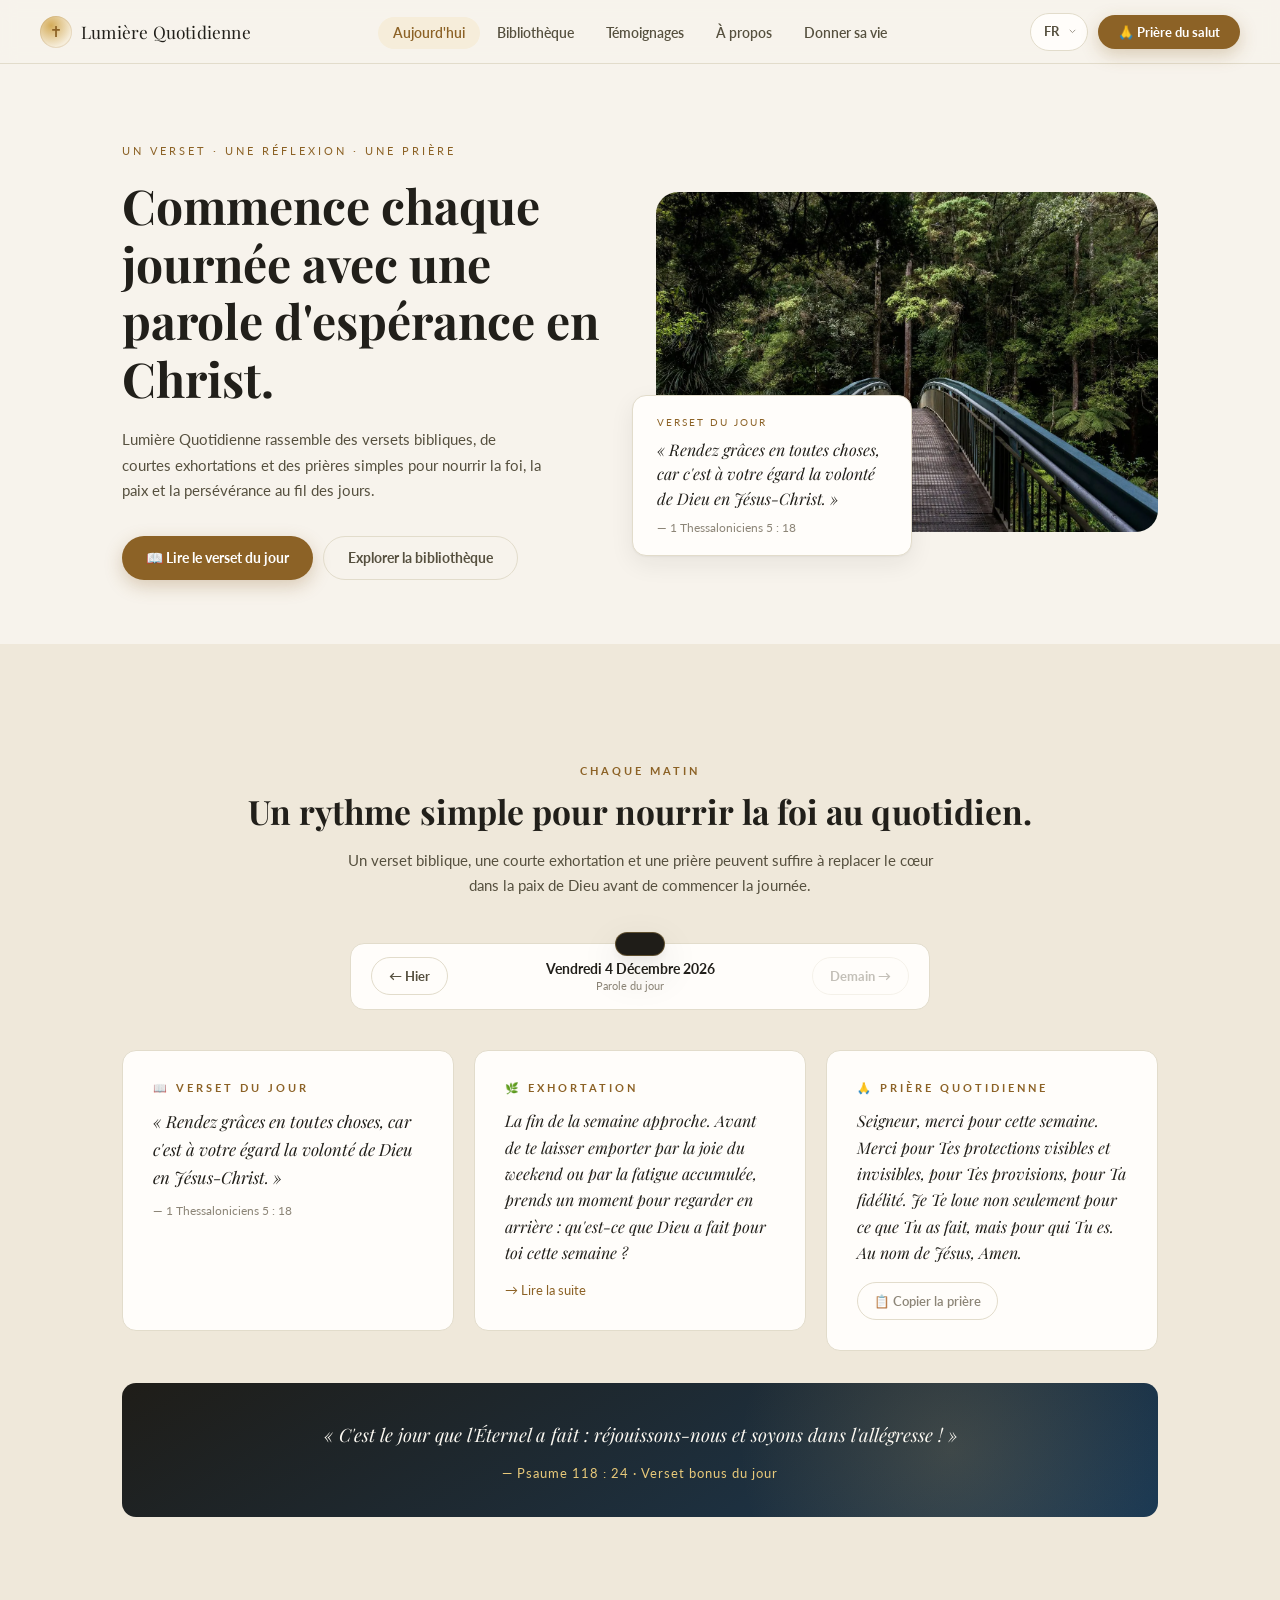
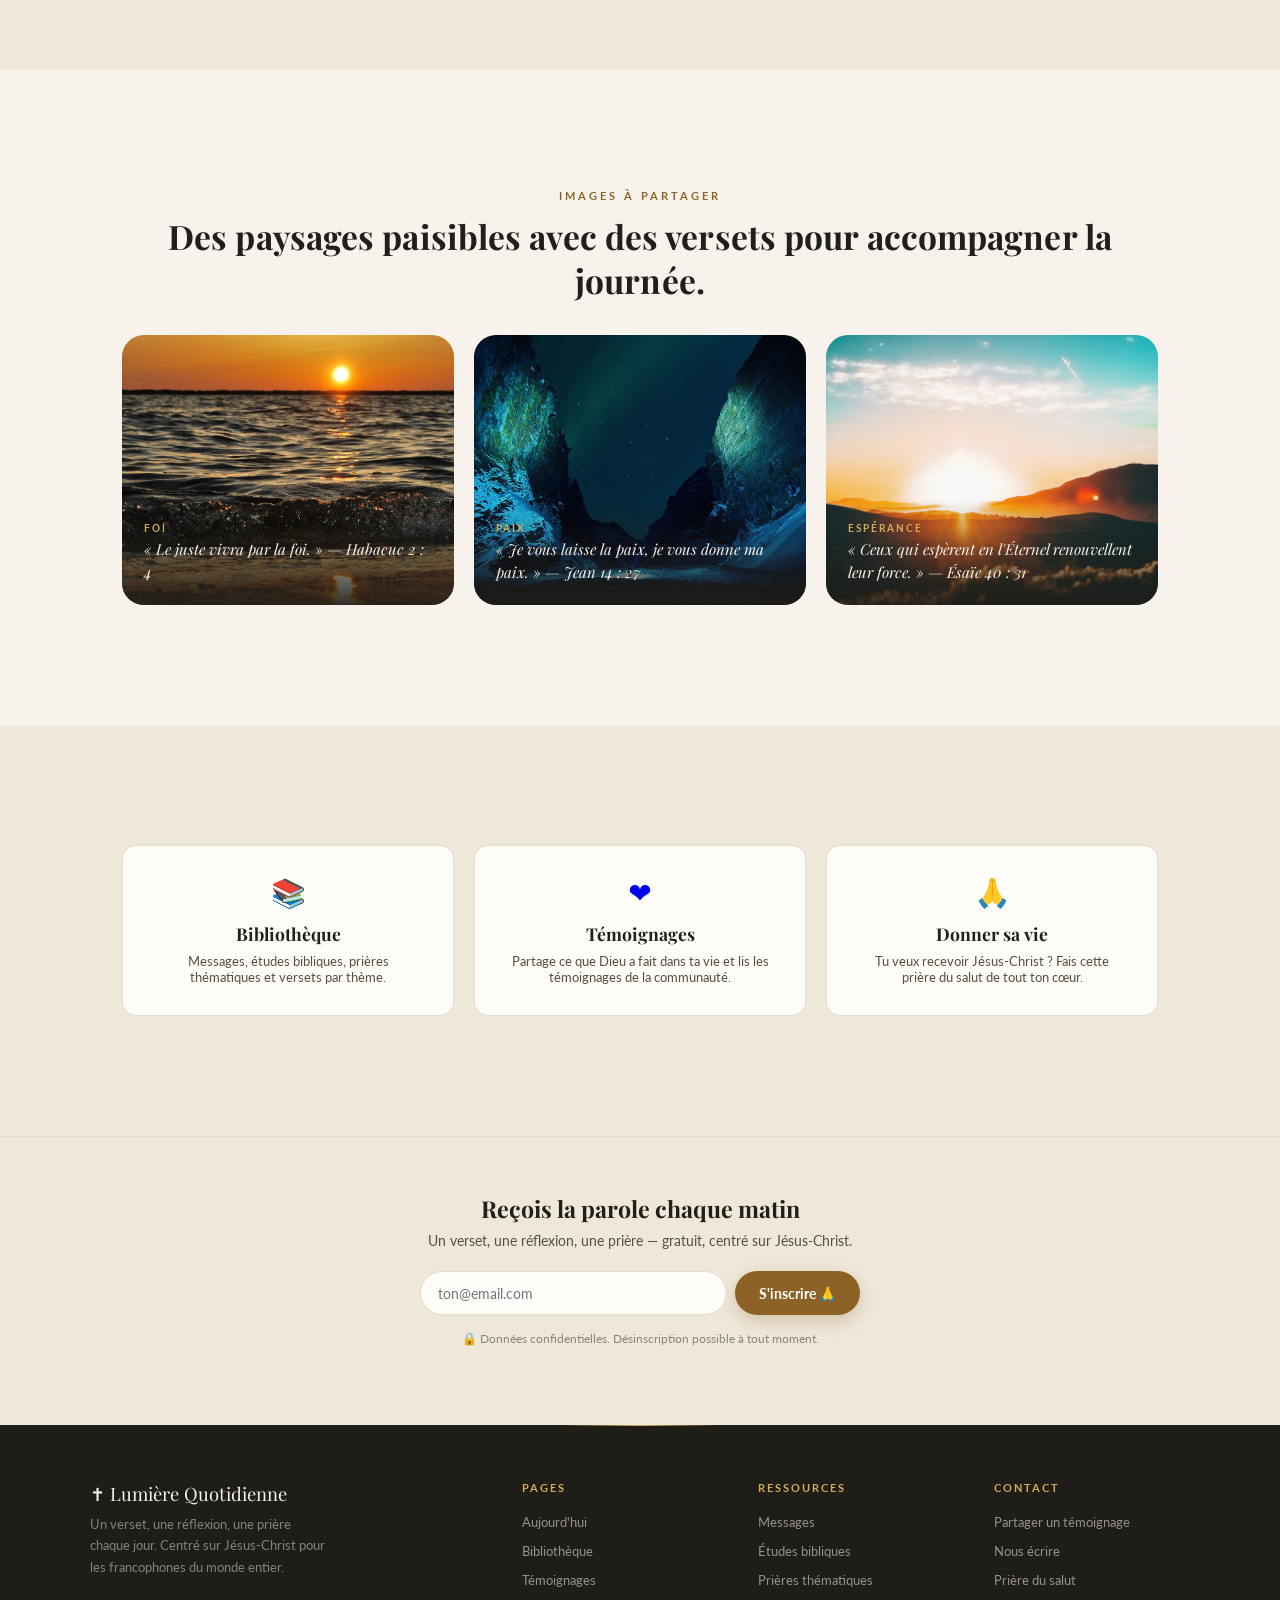
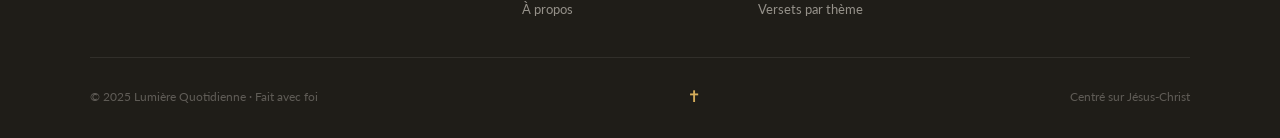
<file: index.html>
<!DOCTYPE html>
<html lang="fr">
<head>
  <meta charset="UTF-8" />
  <meta name="viewport" content="width=device-width, initial-scale=1.0" />
  <link rel="icon" type="image/svg+xml" href="favicon.svg" />
  <link rel="icon" type="image/png" href="favicon.png" />
  <link rel="preconnect" href="https://fonts.googleapis.com" crossorigin />
  <link rel="preload" as="style" href="https://fonts.googleapis.com/css2?family=Playfair+Display:ital,wght@0,400;0,500;0,700;1,400&family=Lato:wght@300;400;700&display=swap" onload="this.onload=null;this.rel='stylesheet'" />
  <noscript><link href="https://fonts.googleapis.com/css2?family=Playfair+Display:ital,wght@0,400;0,500;0,700;1,400&family=Lato:wght@300;400;700&display=swap" rel="stylesheet" /></noscript>
  <link rel="stylesheet" href="style.css" />

  <title>Lumière Quotidienne — Un verset, une prière chaque matin</title>
  <meta name="description" content="Chaque matin, un verset biblique, une réflexion et une prière pour nourrir ta foi en Jésus-Christ." />
  <link rel="canonical" href="https://aurelg-sys.github.io/lumiere-quotidienne/" />
  <meta property="og:type" content="website" />
  <meta property="og:url" content="https://aurelg-sys.github.io/lumiere-quotidienne/" />
  <meta property="og:title" content="Lumière Quotidienne" />
  <meta property="og:description" content="Un verset, une réflexion, une prière — chaque matin." />
  <meta property="og:image" content="https://aurelg-sys.github.io/lumiere-quotidienne/images/hero.jpg" />
  <meta name="twitter:card" content="summary_large_image" />
  <meta name="twitter:title" content="Lumière Quotidienne" />
  <meta name="twitter:description" content="Un verset, une réflexion, une prière — chaque matin." />
  <meta name="twitter:image" content="https://aurelg-sys.github.io/lumiere-quotidienne/images/hero.jpg" />

  <script type="application/ld+json">
  {
    "@context": "https://schema.org",
    "@type": "WebSite",
    "name": "Lumière Quotidienne",
    "url": "https://aurelg-sys.github.io/lumiere-quotidienne/",
    "description": "Un verset, une réflexion, une prière chaque jour — centré sur Jésus-Christ.",
    "inLanguage": ["fr","en","es","pt","de","it"],
    "publisher": {
      "@type": "Organization",
      "name": "Lumière Quotidienne",
      "url": "https://aurelg-sys.github.io/lumiere-quotidienne/",
      "logo": "https://aurelg-sys.github.io/lumiere-quotidienne/favicon.png"
    }
  }
  </script>
</head>
<body>
<nav class="nav">
  <a href="index.html" class="nav-brand">
    <div class="nav-logo">✝</div>
    <span class="nav-name">Lumière Quotidienne</span>
  </a>
  <ul class="nav-links">
    <li><a href="index.html" data-i18n="nav_aujourdhui">Aujourd'hui</a></li>
    <li><a href="bibliotheque.html" data-i18n="nav_bibliotheque">Bibliothèque</a></li>
    <li><a href="temoignages.html" data-i18n="nav_temoignages">Témoignages</a></li>
    <li><a href="apropos.html" data-i18n="nav_apropos">À propos</a></li>
    <li><a href="salut.html" data-i18n="nav_salut">Donner sa vie</a></li>
  </ul>
  <div style="display:flex;align-items:center;gap:10px;">
    <select class="lang-switch" onchange="changerLangue(this.value)" aria-label="Choisir la langue / Choose language">
      <option value="fr">FR</option>
      <option value="en">EN</option>
      <option value="es">ES</option>
      <option value="pt">PT</option>
      <option value="de">DE</option>
      <option value="it">IT</option>
    </select>
    <a href="salut.html" class="nav-cta" data-i18n="nav_cta">🙏 Prière du salut</a>
    <button class="nav-hamburger" id="hamburger"><span></span><span></span><span></span></button>
  </div>
</nav>
<div class="mobile-menu" id="mobileMenu">
  <a href="index.html" data-i18n="nav_aujourdhui">Aujourd'hui</a>
  <a href="bibliotheque.html" data-i18n="nav_bibliotheque">Bibliothèque</a>
  <a href="temoignages.html" data-i18n="nav_temoignages">Témoignages</a>
  <a href="apropos.html" data-i18n="nav_apropos">À propos</a>
  <a href="salut.html" data-i18n="nav_salut">Donner sa vie</a>
  <div class="mobile-lang">
    <select class="lang-switch" onchange="changerLangue(this.value)" aria-label="Choisir la langue / Choose language">
      <option value="fr">Français</option>
      <option value="en">English</option>
      <option value="es">Español</option>
      <option value="pt">Português</option>
      <option value="de">Deutsch</option>
      <option value="it">Italiano</option>
    </select>
  </div>
</div>

<!-- HERO -->
<section style="background:var(--bg);">
  <div class="hero-grid" style="max-width:1100px;margin:0 auto;padding:5rem 2rem 4rem;">
    <div>
      <p style="font-size:11px;letter-spacing:3px;text-transform:uppercase;color:var(--gold);margin-bottom:1.25rem;" data-i18n="hero_label">Un verset · Une réflexion · Une prière</p>
      <h1 style="font-family:var(--font-d);font-size:clamp(2rem,4vw,3rem);line-height:1.2;color:var(--text);margin-bottom:1.25rem;" data-i18n="hero_title">Commence chaque journée avec une parole d'espérance en Christ.</h1>
      <p style="font-size:15px;color:var(--text-mid);line-height:1.7;margin-bottom:2rem;max-width:420px;" data-i18n="hero_text">Lumière Quotidienne rassemble des versets bibliques, de courtes exhortations et des prières simples pour nourrir la foi, la paix et la persévérance au fil des jours.</p>
      <div style="display:flex;gap:10px;flex-wrap:wrap;">
        <a href="#aujourdhui" class="btn btn-gold" data-i18n="hero_btn_verset">📖 Lire le verset du jour</a>
        <a href="bibliotheque.html" class="btn btn-outline" data-i18n="hero_btn_biblio">Explorer la bibliothèque</a>
      </div>
    </div>
    <div style="position:relative;">
      <picture>
        <source srcset="images/hero.webp" type="image/webp">
        <img src="images/hero.jpg" alt="Paysage paisible" width="700" height="340" style="width:100%;height:340px;object-fit:cover;border-radius:var(--radius-lg);display:block;" onerror="this.style.background='var(--bg-alt)';this.src=''" />
      </picture>
      <div style="position:absolute;bottom:-1.5rem;left:-1.5rem;background:var(--bg-card);border-radius:var(--radius);padding:1.25rem 1.5rem;box-shadow:var(--shadow);max-width:280px;border:1px solid var(--border);">
        <p style="font-size:10px;letter-spacing:2px;text-transform:uppercase;color:var(--gold);margin-bottom:0.6rem;" data-i18n="hero_card_label">Verset du jour</p>
        <p id="heroVersetText" style="font-family:var(--font-d);font-style:italic;font-size:1rem;line-height:1.55;color:var(--text);">Chargement…</p>
        <p id="heroVersetRef" style="font-size:12px;color:var(--text-soft);margin-top:0.5rem;"></p>
      </div>
    </div>
  </div>
</section>

<!-- CONTENU DU JOUR -->
<section class="section section-bg-alt" id="aujourdhui">
  <div class="container">
    <p class="section-label" style="text-align:center;" data-i18n="today_label">Chaque matin</p>
    <h2 class="section-title section-title-center" data-i18n="today_title">Un rythme simple pour nourrir la foi au quotidien.</h2>
    <p class="section-sub section-sub-center" data-i18n="today_sub">Un verset biblique, une courte exhortation et une prière peuvent suffire à replacer le cœur dans la paix de Dieu avant de commencer la journée.</p>

    <div style="display:flex;align-items:center;justify-content:space-between;background:var(--bg-card);border:1px solid var(--border);border-radius:var(--radius);padding:0.85rem 1.25rem;max-width:580px;margin:0 auto 2.5rem;">
      <button id="btnHier" onclick="naviguerJour(-1)" class="btn btn-outline btn-sm" data-i18n="nav_hier">← Hier</button>
      <div style="text-align:center;">
        <div id="navDate" style="font-size:14px;font-weight:700;color:var(--text);">—</div>
        <div style="font-size:11px;color:var(--text-soft);margin-top:2px;" data-i18n="nav_datelabel">Parole du jour</div>
      </div>
      <button id="btnDemain" onclick="naviguerJour(1)" class="btn btn-outline btn-sm" data-i18n="nav_demain">Demain →</button>
    </div>

    <div class="grid-3">
      <div class="card">
        <p class="section-label" data-i18n="card_verset_label">📖 Verset du jour</p>
        <p id="versetText" style="font-family:var(--font-d);font-style:italic;font-size:1.05rem;line-height:1.65;color:var(--text);">Chargement…</p>
        <p id="versetRef" style="font-size:12px;color:var(--text-soft);margin-top:0.75rem;"></p>
      </div>
      <div class="card">
        <p class="section-label" data-i18n="card_exhortation_label">🌿 Exhortation</p>
        <p id="reflexionApercu" style="font-family:var(--font-d);font-style:italic;font-size:1rem;line-height:1.65;color:var(--text);">Chargement…</p>
        <p id="lireSuiteBtn" style="margin-top:1rem;cursor:pointer;color:var(--gold);font-size:13px;" onclick="document.getElementById('reflexionSuite').style.display='block';this.style.display='none'" data-i18n="lire_suite">→ Lire la suite</p>
        <div id="reflexionSuite" style="display:none;margin-top:0.75rem;font-size:13.5px;color:var(--text-mid);line-height:1.75;">
          <p id="reflexionReste"></p>
        </div>
      </div>
      <div class="card">
        <p class="section-label" data-i18n="card_priere_label">🙏 Prière quotidienne</p>
        <p id="priereTexte" style="font-family:var(--font-d);font-style:italic;font-size:1rem;line-height:1.65;color:var(--text);">Chargement…</p>
        <button class="btn-copy" style="margin-top:1rem;" onclick="copierTexte(this, document.getElementById('priereTexte').innerText)" data-i18n="copier_priere">📋 Copier la prière</button>
      </div>
    </div>

    <div class="verset-band" style="margin-top:2rem;">
      <p id="bonusText" class="verset-band-text">Chargement…</p>
      <p id="bonusRef" class="verset-band-ref"></p>
    </div>
  </div>
</section>

<!-- PAYSAGES -->
<section class="section">
  <div class="container">
    <p class="section-label" style="text-align:center;" data-i18n="paysages_label">Images à partager</p>
    <h2 class="section-title section-title-center" style="margin-bottom:2rem;" data-i18n="paysages_title">Des paysages paisibles avec des versets pour accompagner la journée.</h2>
    <div class="paysage-grid">
      <div class="paysage-card">
        <picture>
          <source srcset="images/paysage foi.webp" type="image/webp">
          <img class="paysage-img" src="images/paysage foi.jpg" alt="Foi" loading="lazy" width="360" height="240" onerror="this.style.display='none'" />
        </picture>
        <div class="paysage-overlay"><span class="paysage-theme">Foi</span><p class="paysage-verset">« Le juste vivra par la foi. » — Habacuc 2 : 4</p></div>
      </div>
      <div class="paysage-card">
        <picture>
          <source srcset="images/paysage paix.webp" type="image/webp">
          <img class="paysage-img" src="images/paysage paix.jpg" alt="Paix" loading="lazy" width="360" height="240" onerror="this.style.display='none'" />
        </picture>
        <div class="paysage-overlay"><span class="paysage-theme">Paix</span><p class="paysage-verset">« Je vous laisse la paix, je vous donne ma paix. » — Jean 14 : 27</p></div>
      </div>
      <div class="paysage-card">
        <picture>
          <source srcset="images/paysage espérance.webp" type="image/webp">
          <img class="paysage-img" src="images/paysage espérance.jpg" alt="Espérance" loading="lazy" width="360" height="240" onerror="this.style.display='none'" />
        </picture>
        <div class="paysage-overlay"><span class="paysage-theme">Espérance</span><p class="paysage-verset">« Ceux qui espèrent en l'Éternel renouvellent leur force. » — Ésaïe 40 : 31</p></div>
      </div>
    </div>
  </div>
</section>

<!-- LIENS VERS AUTRES PAGES -->
<section class="section section-bg-alt">
  <div class="container">
    <div class="grid-3">
      <a href="bibliotheque.html" style="text-decoration:none;">
        <div class="card" style="text-align:center;cursor:pointer;transition:all .15s;" onmouseover="this.style.borderColor='var(--gold)'" onmouseout="this.style.borderColor='var(--border)'">
          <div style="font-size:28px;margin-bottom:0.75rem;">📚</div>
          <h3 style="font-family:var(--font-d);font-size:1.1rem;color:var(--text);margin-bottom:0.5rem;" data-i18n="link_biblio_title">Bibliothèque</h3>
          <p style="font-size:13px;color:var(--text-mid);" data-i18n="link_biblio_text">Messages, études bibliques, prières thématiques et versets par thème.</p>
        </div>
      </a>
      <a href="temoignages.html" style="text-decoration:none;">
        <div class="card" style="text-align:center;cursor:pointer;transition:all .15s;" onmouseover="this.style.borderColor='var(--gold)'" onmouseout="this.style.borderColor='var(--border)'">
          <div style="font-size:28px;margin-bottom:0.75rem;">❤️</div>
          <h3 style="font-family:var(--font-d);font-size:1.1rem;color:var(--text);margin-bottom:0.5rem;" data-i18n="link_temo_title">Témoignages</h3>
          <p style="font-size:13px;color:var(--text-mid);" data-i18n="link_temo_text">Partage ce que Dieu a fait dans ta vie et lis les témoignages de la communauté.</p>
        </div>
      </a>
      <a href="salut.html" style="text-decoration:none;">
        <div class="card" style="text-align:center;cursor:pointer;transition:all .15s;" onmouseover="this.style.borderColor='var(--gold)'" onmouseout="this.style.borderColor='var(--border)'">
          <div style="font-size:28px;margin-bottom:0.75rem;">🙏</div>
          <h3 style="font-family:var(--font-d);font-size:1.1rem;color:var(--text);margin-bottom:0.5rem;" data-i18n="link_salut_title">Donner sa vie</h3>
          <p style="font-size:13px;color:var(--text-mid);" data-i18n="link_salut_text">Tu veux recevoir Jésus-Christ ? Fais cette prière du salut de tout ton cœur.</p>
        </div>
      </a>
    </div>
  </div>
</section>


<div class="newsletter-strip">
  <h3 data-i18n="newsletter_title">Reçois la parole chaque matin</h3>
  <p data-i18n="newsletter_sub">Un verset, une réflexion, une prière — gratuit, centré sur Jésus-Christ.</p>
  <form id="sib-form" method="POST" action="https://33a5c8a6.sibforms.com/serve/[base64]" data-type="subscription">
    <div class="nl-form">
      <input class="input" type="text" id="EMAIL" name="EMAIL" autocomplete="off" placeholder="ton@email.com" data-required="true" required data-i18n-placeholder="placeholder_email" />
      <button class="sib-form-block__button sib-form-block__button-with-loader btn btn-gold" form="sib-form" type="submit">
        <svg class="icon clickable__icon progress-indicator__icon sib-hide-loader-icon" viewBox="0 0 512 512" style="width:15px;height:15px;">
          <path d="M460.116 373.846l-20.823-12.022c-5.541-3.199-7.54-10.159-4.663-15.874 30.137-59.886 28.343-131.652-5.386-189.946-33.641-58.394-94.896-95.833-161.827-99.676C261.028 55.961 256 50.751 256 44.352V20.309c0-6.904 5.808-12.337 12.703-11.982 83.556 4.306 160.163 50.864 202.11 123.677 42.063 72.696 44.079 162.316 6.031 236.832-3.14 6.148-10.75 8.461-16.728 5.01z" />
        </svg>
        <span data-i18n="btn_inscrire">S'inscrire 🙏</span>
      </button>
    </div>
    <input type="text" name="email_address_check" value="" class="input--hidden" />
    <input type="hidden" name="locale" value="fr" />
  </form>
  <div id="error-message" class="form-error sib-form-message-panel" data-i18n="nl_erreur">❌ Une erreur s'est produite. Réessaie.</div>
  <div id="success-message" class="form-success sib-form-message-panel" data-i18n="nl_succes">✅ Merci ! Tu es maintenant inscrit(e). Que Dieu bénisse chacun de tes matins ! 🙏</div>
  <p style="margin-top:1rem;font-size:12px;color:var(--text-soft);" data-i18n="nl_privacy">🔒 Données confidentielles. Désinscription possible à tout moment.</p>
</div>

<footer>
  <div class="footer-inner">
    <div>
      <p class="footer-brand-name">✝ Lumière Quotidienne</p>
      <p class="footer-brand-desc" data-i18n="footer_desc">Un verset, une réflexion, une prière chaque jour. Centré sur Jésus-Christ pour les francophones du monde entier.</p>
    </div>
    <div>
      <p class="footer-col-title" data-i18n="footer_pages">Pages</p>
      <ul class="footer-links">
        <li><a href="index.html" data-i18n="nav_aujourdhui">Aujourd'hui</a></li>
        <li><a href="bibliotheque.html" data-i18n="nav_bibliotheque">Bibliothèque</a></li>
        <li><a href="temoignages.html" data-i18n="nav_temoignages">Témoignages</a></li>
        <li><a href="apropos.html" data-i18n="nav_apropos">À propos</a></li>
      </ul>
    </div>
    <div>
      <p class="footer-col-title" data-i18n="footer_ressources">Ressources</p>
      <ul class="footer-links">
        <li><a href="bibliotheque.html#messages" data-i18n="footer_link_messages">Messages</a></li>
        <li><a href="bibliotheque.html#etudes" data-i18n="footer_link_etudes">Études bibliques</a></li>
        <li><a href="bibliotheque.html#prieres" data-i18n="footer_link_prieres">Prières thématiques</a></li>
        <li><a href="bibliotheque.html#versets" data-i18n="footer_link_versets">Versets par thème</a></li>
      </ul>
    </div>
    <div>
      <p class="footer-col-title" data-i18n="footer_contact">Contact</p>
      <ul class="footer-links">
        <li><a href="temoignages.html" data-i18n="footer_link_temoignage">Partager un témoignage</a></li>
        <li><a href="apropos.html#contact" data-i18n="footer_link_ecrire">Nous écrire</a></li>
        <li><a href="salut.html" data-i18n="footer_link_salut">Prière du salut</a></li>
      </ul>
    </div>
  </div>
  <div class="footer-bottom">
    <p data-i18n="footer_copyright">© 2025 Lumière Quotidienne · Fait avec foi</p>
    <span class="footer-cross">✝</span>
    <p data-i18n="footer_centered">Centré sur Jésus-Christ</p>
  </div>
</footer>
<div class="toast" id="toast"></div>
<script src="commun.js"></script>

<script src="contenu.js"></script>
<script src="contenu-aout.js"></script>
<script src="contenu-septembre.js"></script>
<script src="contenu-octobre.js"></script>
<script>
  // Date
  const J=['Dimanche','Lundi','Mardi','Mercredi','Jeudi','Vendredi','Samedi'];
  const M=['Janvier','Février','Mars','Avril','Mai','Juin','Juillet','Août','Septembre','Octobre','Novembre','Décembre'];

  var joursDecalage = 0; // 0 = aujourd'hui, négatif = jours passés
  var LIMITE_PASSE = -6; // on ne remonte pas plus d'une semaine en arrière

  // Liste des jeux de contenu mensuel uniques disponibles (le plus récent en premier).
  // Pour ajouter un nouveau mois : créer contenu-MOIS.js (var CONTENU_MOIS = {...}),
  // le charger avec un <script> ci-dessus, puis l'ajouter à ce tableau.
  var CONTENUS_MENSUELS = [
  (typeof CONTENU_OCTOBRE !== 'undefined') ? CONTENU_OCTOBRE : null,
    (typeof CONTENU_SEPTEMBRE !== 'undefined') ? CONTENU_SEPTEMBRE : null,
    (typeof CONTENU_AOUT !== 'undefined') ? CONTENU_AOUT : null,
  ].filter(Boolean);

  function formaterDate(d) {
    return `${J[d.getDay()]} ${d.getDate()} ${M[d.getMonth()]} ${d.getFullYear()}`;
  }

  function dateISO(d) {
    return `${d.getFullYear()}-${String(d.getMonth()+1).padStart(2,'0')}-${String(d.getDate()).padStart(2,'0')}`;
  }

  function afficherContenuJour(d, estAujourdhui) {
    if (typeof CONTENU_SEMAINE === 'undefined') return;
    var dayIndex = d.getDay();
    var dateStr = dateISO(d);
    var e = function(id) { return document.getElementById(id); };
    var lang = (typeof langueActuelle === 'function') ? langueActuelle() : 'fr';
    var c;
    var contenuUniqueDuJour = null;
    for (var i = 0; i < CONTENUS_MENSUELS.length; i++) {
      if (CONTENUS_MENSUELS[i][dateStr]) { contenuUniqueDuJour = CONTENUS_MENSUELS[i][dateStr]; break; }
    }
    if (lang === 'fr' && contenuUniqueDuJour) {
      // Contenu unique du jour (pas de répétition), quand disponible pour cette date
      c = contenuUniqueDuJour;
    } else if (lang !== 'fr' && typeof CONTENU_SEMAINE_TRAD !== 'undefined' && CONTENU_SEMAINE_TRAD[lang]) {
      // Pas encore de traduction du contenu unique — on retombe sur la rotation hebdomadaire traduite
      c = CONTENU_SEMAINE_TRAD[lang][dayIndex];
    } else {
      // Hors période couverte par le contenu unique — rotation hebdomadaire habituelle
      c = CONTENU_SEMAINE[dayIndex];
    }
    // Le contenu manuel (AUJOURD_HUI) ne s'applique qu'au jour présent, et seulement en français
    var data = {
      verset: c.verset, reference: c.reference,
      versetBonus: c.versetBonus, referenceBonus: c.referenceBonus,
      reflexion: c.reflexion, priere: c.priere
    };
    if (estAujourdhui && lang === 'fr' && typeof AUJOURD_HUI !== 'undefined') {
      if (AUJOURD_HUI.verset) data.verset = AUJOURD_HUI.verset;
      if (AUJOURD_HUI.reference) data.reference = AUJOURD_HUI.reference;
      if (AUJOURD_HUI.versetBonus) data.versetBonus = AUJOURD_HUI.versetBonus;
      if (AUJOURD_HUI.referenceBonus) data.referenceBonus = AUJOURD_HUI.referenceBonus;
      if (AUJOURD_HUI.reflexion && AUJOURD_HUI.reflexion.length > 0) data.reflexion = AUJOURD_HUI.reflexion;
      if (AUJOURD_HUI.priere) data.priere = AUJOURD_HUI.priere;
    }
    var bonusSuffix = (lang !== 'fr' && typeof UI_STRINGS !== 'undefined' && UI_STRINGS[lang] && UI_STRINGS[lang].bonus_suffix)
      ? UI_STRINGS[lang].bonus_suffix : ' · Verset bonus du jour';
    if (e('heroVersetText')) e('heroVersetText').textContent = data.verset;
    if (e('heroVersetRef')) e('heroVersetRef').textContent = '— ' + data.reference;
    if (e('versetText')) e('versetText').textContent = data.verset;
    if (e('versetRef')) e('versetRef').textContent = '— ' + data.reference;
    if (e('priereTexte')) e('priereTexte').textContent = data.priere;
    if (e('bonusText')) e('bonusText').textContent = data.versetBonus;
    if (e('bonusRef')) e('bonusRef').textContent = '— ' + data.referenceBonus + (estAujourdhui ? bonusSuffix : '');
    if (e('reflexionSuite')) e('reflexionSuite').style.display = 'none';
    if (e('lireSuiteBtn')) e('lireSuiteBtn').style.display = 'block';
    var r = data.reflexion;
    if (Array.isArray(r) && r.length > 0) {
      if (e('reflexionApercu')) e('reflexionApercu').textContent = r[0];
      if (e('reflexionReste')) e('reflexionReste').textContent = r.slice(1).join('\n\n');
    }
  }

  // Appelée par commun.js quand la langue change, pour re-rendre le contenu du jour affiché
  function rafraichirContenuJourLangue(lang) {
    var d = new Date();
    d.setDate(d.getDate() + joursDecalage);
    afficherContenuJour(d, joursDecalage === 0);
  }

  function majBoutonsNav() {
    var btnDemain = document.getElementById('btnDemain');
    var btnHier = document.getElementById('btnHier');
    if (btnDemain) {
      btnDemain.disabled = (joursDecalage >= 0);
      btnDemain.style.opacity = (joursDecalage >= 0) ? '.35' : '1';
      btnDemain.style.cursor = (joursDecalage >= 0) ? 'not-allowed' : 'pointer';
    }
    if (btnHier) {
      btnHier.disabled = (joursDecalage <= LIMITE_PASSE);
      btnHier.style.opacity = (joursDecalage <= LIMITE_PASSE) ? '.35' : '1';
      btnHier.style.cursor = (joursDecalage <= LIMITE_PASSE) ? 'not-allowed' : 'pointer';
    }
  }

  function naviguerJour(sens) {
    var nouveauDecalage = joursDecalage + sens;
    if (nouveauDecalage > 0 || nouveauDecalage < LIMITE_PASSE) return;
    joursDecalage = nouveauDecalage;
    var d = new Date();
    d.setDate(d.getDate() + joursDecalage);
    document.getElementById('navDate').textContent = formaterDate(d) + (joursDecalage === 0 ? "" : " (archive)");
    afficherContenuJour(d, joursDecalage === 0);
    majBoutonsNav();
  }

  const now = new Date();
  document.getElementById('navDate').textContent = formaterDate(now);

  // Charger contenu.js
  window.addEventListener('load', function() {
    if (typeof CONTENU === 'undefined') return;
    afficherContenuJour(now, true);
    majBoutonsNav();
  });
</script>
<script>
  window.REQUIRED_CODE_ERROR_MESSAGE = 'Veuillez choisir un code pays';
  window.LOCALE = 'fr';
  window.EMAIL_INVALID_MESSAGE = window.SMS_INVALID_MESSAGE = "Les informations que vous avez fournies ne sont pas valides. Veuillez vérifier le format du champ et réessayer.";
  window.REQUIRED_ERROR_MESSAGE = "Vous devez renseigner ce champ. ";
  window.GENERIC_INVALID_MESSAGE = "Les informations que vous avez fournies ne sont pas valides. Veuillez vérifier le format du champ et réessayer.";
  window.INVALID_NUMBER = "Les informations que vous avez fournies ne sont pas valides. Veuillez vérifier le format du champ et réessayer.";
  window.INVALID_DATE = "Veuillez saisir une date valide";
  window.REQUIRED_MULTISELECT_MESSAGE = 'Veuillez choisir au moins une option';
  window.translation = {
    common: {
      selectedList: '{quantity} liste sélectionnée',
      selectedLists: '{quantity} listes sélectionnées',
      selectedOption: '{quantity} sélectionné',
      selectedOptions: '{quantity} sélectionnés',
    }
  };
  var AUTOHIDE = Boolean(0);
</script>
<script defer src="https://sibforms.com/forms/end-form/build/main.js"></script>
</body>
</html>
</file>
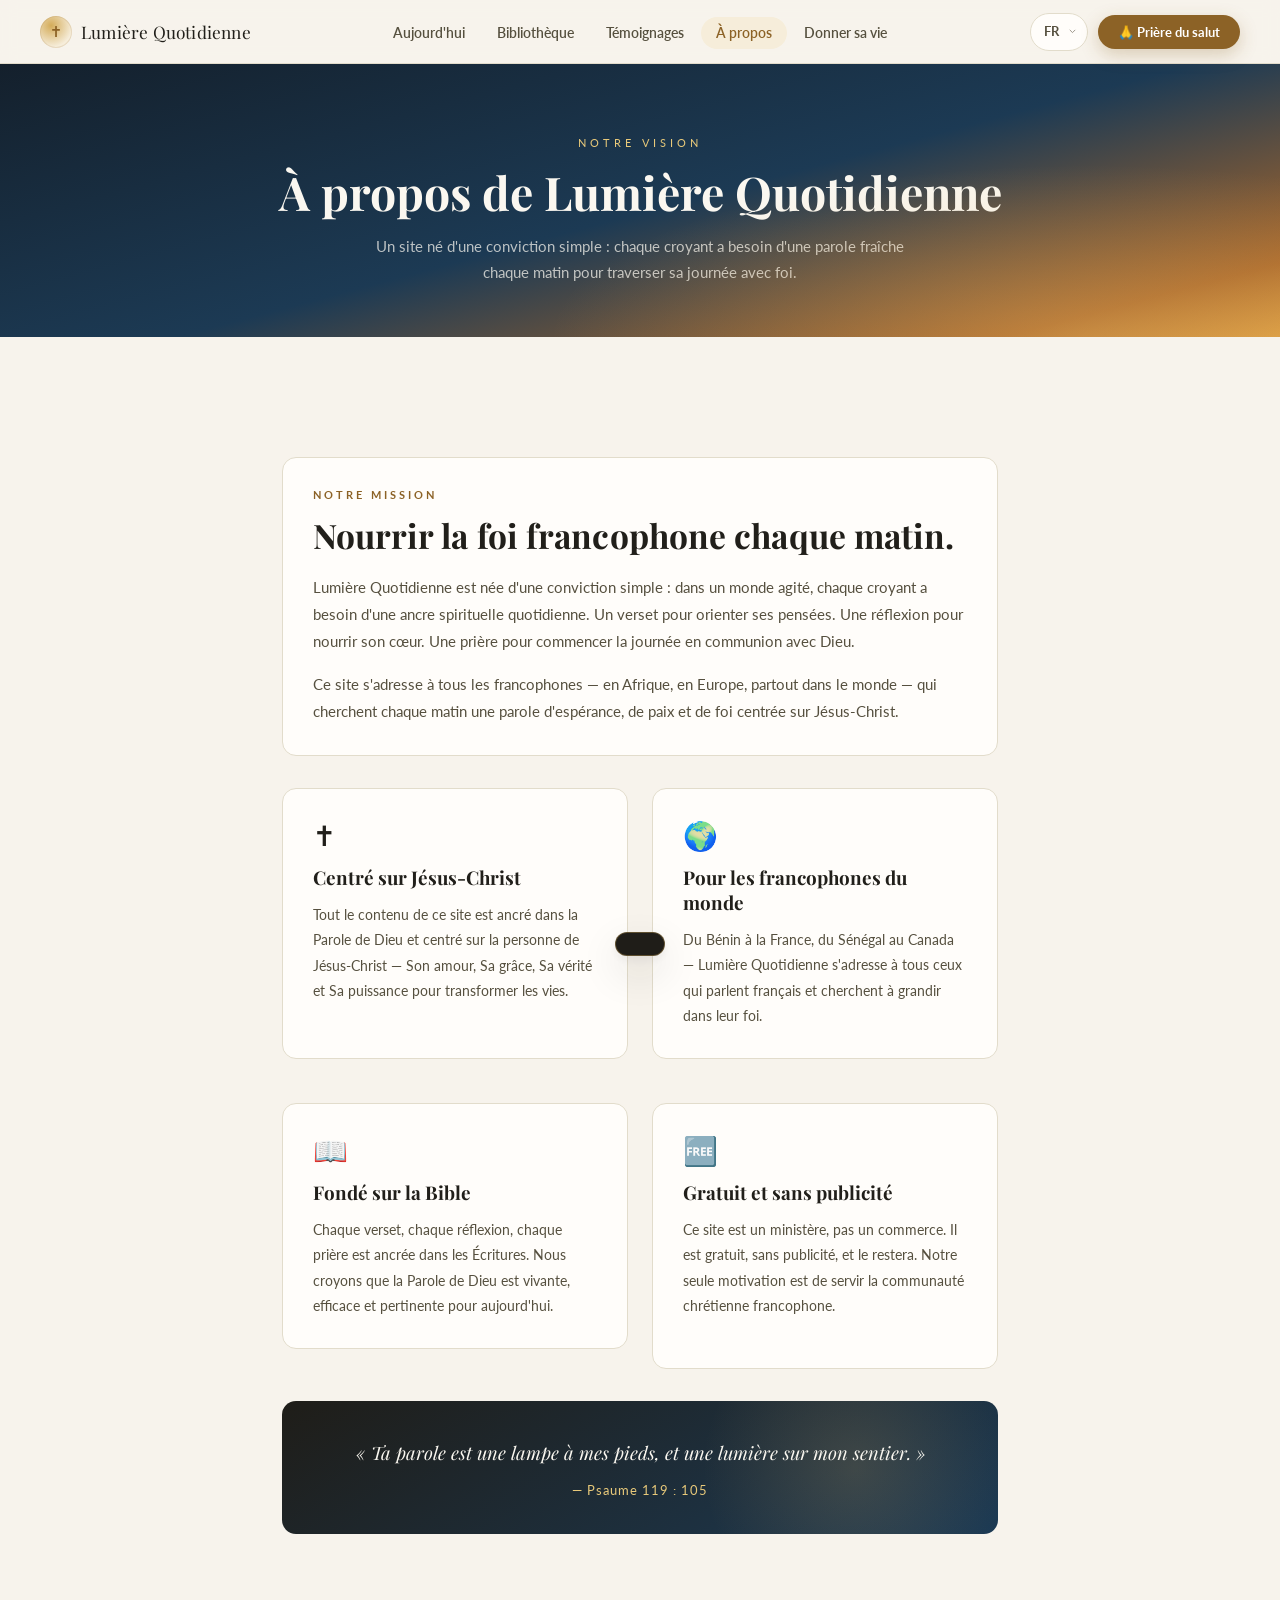
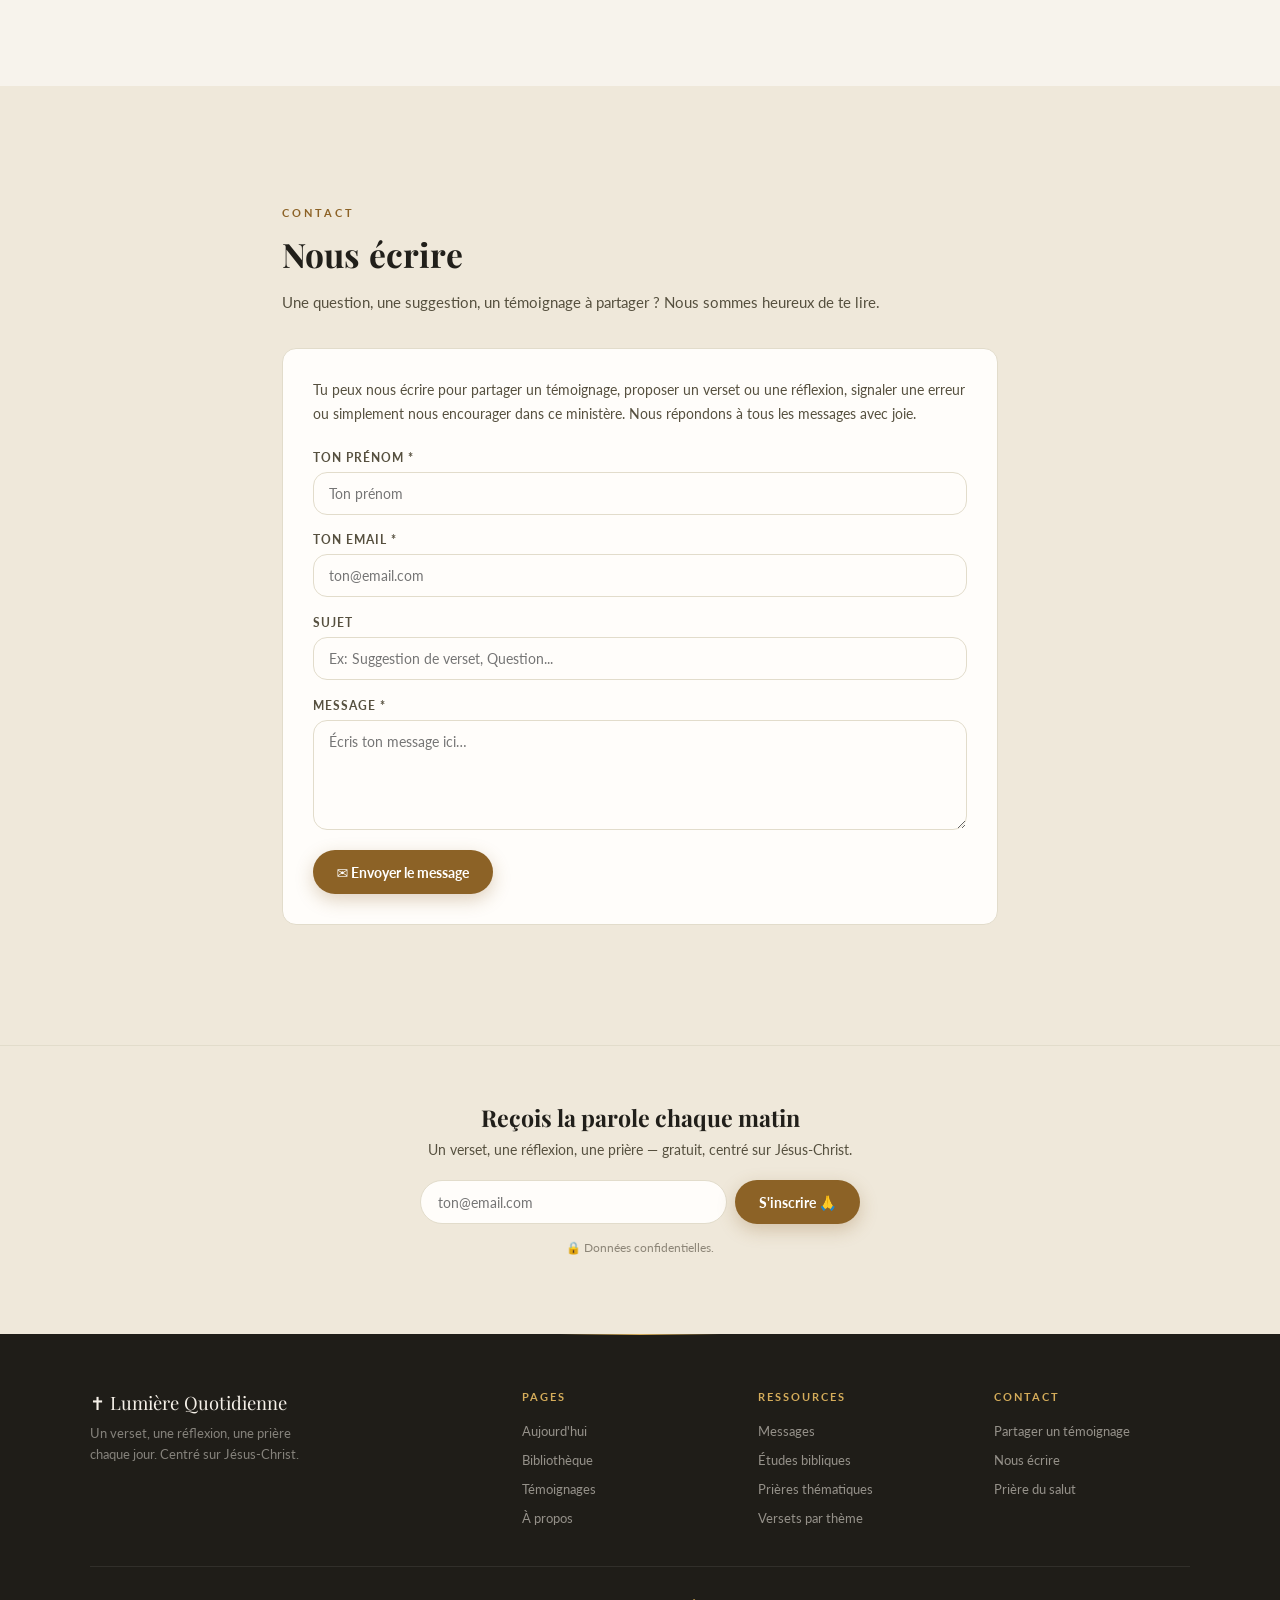
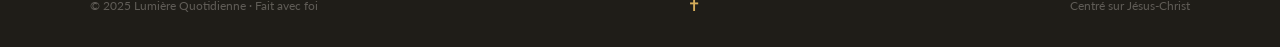
<file: apropos.html>
<!DOCTYPE html>
<html lang="fr">
<head>
  <meta charset="UTF-8" />
  <meta name="viewport" content="width=device-width, initial-scale=1.0" />
  <link rel="icon" type="image/svg+xml" href="favicon.svg" />
  <link rel="icon" type="image/png" href="favicon.png" />
  <link rel="preconnect" href="https://fonts.googleapis.com" crossorigin />
  <link rel="preload" as="style" href="https://fonts.googleapis.com/css2?family=Playfair+Display:ital,wght@0,400;0,500;0,700;1,400&family=Lato:wght@300;400;700&display=swap" onload="this.onload=null;this.rel='stylesheet'" />
  <noscript><link href="https://fonts.googleapis.com/css2?family=Playfair+Display:ital,wght@0,400;0,500;0,700;1,400&family=Lato:wght@300;400;700&display=swap" rel="stylesheet" /></noscript>
  <link rel="stylesheet" href="style.css" />

  <title>À propos — Lumière Quotidienne</title>
  <meta name="description" content="La vision de Lumière Quotidienne — un site chrétien francophone centré sur Jésus-Christ." />
  <link rel="canonical" href="https://aurelg-sys.github.io/lumiere-quotidienne/apropos.html" />
  <meta property="og:type" content="website" />
  <meta property="og:url" content="https://aurelg-sys.github.io/lumiere-quotidienne/apropos.html" />
  <meta property="og:title" content="À propos — Lumière Quotidienne" />
  <meta property="og:description" content="La vision de Lumière Quotidienne — un site chrétien francophone centré sur Jésus-Christ." />
  <meta property="og:image" content="https://aurelg-sys.github.io/lumiere-quotidienne/images/hero.jpg" />
  <meta name="twitter:card" content="summary_large_image" />
  <meta name="twitter:title" content="À propos — Lumière Quotidienne" />
  <meta name="twitter:description" content="La vision de Lumière Quotidienne — un site chrétien francophone centré sur Jésus-Christ." />
  <meta name="twitter:image" content="https://aurelg-sys.github.io/lumiere-quotidienne/images/hero.jpg" />
</head>
<body>
<nav class="nav">
  <a href="index.html" class="nav-brand">
    <div class="nav-logo">✝</div>
    <span class="nav-name">Lumière Quotidienne</span>
  </a>
  <ul class="nav-links">
    <li><a href="index.html" data-i18n="nav_aujourdhui">Aujourd'hui</a></li>
    <li><a href="bibliotheque.html" data-i18n="nav_bibliotheque">Bibliothèque</a></li>
    <li><a href="temoignages.html" data-i18n="nav_temoignages">Témoignages</a></li>
    <li><a href="apropos.html" data-i18n="nav_apropos">À propos</a></li>
    <li><a href="salut.html" data-i18n="nav_salut">Donner sa vie</a></li>
  </ul>
  <div style="display:flex;align-items:center;gap:10px;">
    <select class="lang-switch" onchange="changerLangue(this.value)" aria-label="Choisir la langue / Choose language">
      <option value="fr">FR</option>
      <option value="en">EN</option>
      <option value="es">ES</option>
      <option value="pt">PT</option>
      <option value="de">DE</option>
      <option value="it">IT</option>
    </select>
    <a href="salut.html" class="nav-cta" data-i18n="nav_cta">🙏 Prière du salut</a>
    <button class="nav-hamburger" id="hamburger"><span></span><span></span><span></span></button>
  </div>
</nav>
<div class="mobile-menu" id="mobileMenu">
  <a href="index.html" data-i18n="nav_aujourdhui">Aujourd'hui</a>
  <a href="bibliotheque.html" data-i18n="nav_bibliotheque">Bibliothèque</a>
  <a href="temoignages.html" data-i18n="nav_temoignages">Témoignages</a>
  <a href="apropos.html" data-i18n="nav_apropos">À propos</a>
  <a href="salut.html" data-i18n="nav_salut">Donner sa vie</a>
  <div class="mobile-lang">
    <select class="lang-switch" onchange="changerLangue(this.value)" aria-label="Choisir la langue / Choose language">
      <option value="fr">Français</option>
      <option value="en">English</option>
      <option value="es">Español</option>
      <option value="pt">Português</option>
      <option value="de">Deutsch</option>
      <option value="it">Italiano</option>
    </select>
  </div>
</div>

<div class="page-header">
  <p class="page-header-label" data-i18n="apropos_label">Notre vision</p>
  <h1 class="page-header-title" data-i18n="apropos_title">À propos de Lumière Quotidienne</h1>
  <p class="page-header-sub" data-i18n="apropos_sub">Un site né d'une conviction simple : chaque croyant a besoin d'une parole fraîche chaque matin pour traverser sa journée avec foi.</p>
</div>

<section class="section">
  <div class="container-sm">
    <div class="card" style="margin-bottom:2rem;">
      <p class="section-label">Notre mission</p>
      <h2 class="section-title">Nourrir la foi francophone chaque matin.</h2>
      <p style="font-size:15px;color:var(--text-mid);line-height:1.8;margin-top:1rem;">
        Lumière Quotidienne est née d'une conviction simple : dans un monde agité, chaque croyant a besoin d'une ancre spirituelle quotidienne. Un verset pour orienter ses pensées. Une réflexion pour nourrir son cœur. Une prière pour commencer la journée en communion avec Dieu.
      </p>
      <p style="font-size:15px;color:var(--text-mid);line-height:1.8;margin-top:1rem;">
        Ce site s'adresse à tous les francophones — en Afrique, en Europe, partout dans le monde — qui cherchent chaque matin une parole d'espérance, de paix et de foi centrée sur Jésus-Christ.
      </p>
    </div>

    <div class="grid-2" style="margin-bottom:2rem;">
      <div class="card">
        <div style="font-size:28px;margin-bottom:0.75rem;">✝️</div>
        <h3 class="card-title">Centré sur Jésus-Christ</h3>
        <p class="card-text">Tout le contenu de ce site est ancré dans la Parole de Dieu et centré sur la personne de Jésus-Christ — Son amour, Sa grâce, Sa vérité et Sa puissance pour transformer les vies.</p>
      </div>
      <div class="card">
        <div style="font-size:28px;margin-bottom:0.75rem;">🌍</div>
        <h3 class="card-title">Pour les francophones du monde</h3>
        <p class="card-text">Du Bénin à la France, du Sénégal au Canada — Lumière Quotidienne s'adresse à tous ceux qui parlent français et cherchent à grandir dans leur foi.</p>
      </div>
      <div class="card">
        <div style="font-size:28px;margin-bottom:0.75rem;">📖</div>
        <h3 class="card-title">Fondé sur la Bible</h3>
        <p class="card-text">Chaque verset, chaque réflexion, chaque prière est ancrée dans les Écritures. Nous croyons que la Parole de Dieu est vivante, efficace et pertinente pour aujourd'hui.</p>
      </div>
      <div class="card">
        <div style="font-size:28px;margin-bottom:0.75rem;">🆓</div>
        <h3 class="card-title">Gratuit et sans publicité</h3>
        <p class="card-text">Ce site est un ministère, pas un commerce. Il est gratuit, sans publicité, et le restera. Notre seule motivation est de servir la communauté chrétienne francophone.</p>
      </div>
    </div>

    <div class="verset-band">
      <p class="verset-band-text">« Ta parole est une lampe à mes pieds, et une lumière sur mon sentier. »</p>
      <p class="verset-band-ref">— Psaume 119 : 105</p>
    </div>
  </div>
</section>

<section class="section section-bg-alt" id="contact">
  <div class="container-sm">
    <p class="section-label">Contact</p>
    <h2 class="section-title">Nous écrire</h2>
    <p class="section-sub" style="margin-bottom:2rem;">Une question, une suggestion, un témoignage à partager ? Nous sommes heureux de te lire.</p>

    <div class="card">
      <p style="font-size:14px;color:var(--text-mid);line-height:1.7;margin-bottom:1.5rem;">Tu peux nous écrire pour partager un témoignage, proposer un verset ou une réflexion, signaler une erreur ou simplement nous encourager dans ce ministère. Nous répondons à tous les messages avec joie.</p>

      <form id="contactForm" action="https://formspree.io/f/mjgqawrr" method="POST" onsubmit="return soumettreContact(event)">
        <input type="hidden" name="_subject" value="✉️ Message — Lumière Quotidienne" />
        <div class="form-group">
          <label class="form-label">Ton prénom *</label>
          <input type="text" name="prenom" class="form-input" placeholder="Ton prénom" required />
        </div>
        <div class="form-group">
          <label class="form-label">Ton email *</label>
          <input type="email" name="email" class="form-input" placeholder="ton@email.com" required />
        </div>
        <div class="form-group">
          <label class="form-label">Sujet</label>
          <input type="text" name="sujet" class="form-input" placeholder="Ex: Suggestion de verset, Question..." />
        </div>
        <div class="form-group">
          <label class="form-label">Message *</label>
          <textarea name="message" class="form-input form-textarea" placeholder="Écris ton message ici…" required></textarea>
        </div>
        <button type="submit" class="btn btn-gold" id="contactBtn">✉️ Envoyer le message</button>
        <div id="contactSucces" class="form-success">✅ Merci ! Ton message a bien été reçu. Nous te répondrons très bientôt. Que Dieu te bénisse ! 🙏</div>
        <div id="contactErreur" class="form-error">❌ Une erreur s'est produite. Vérifie ta connexion et réessaie.</div>
      </form>
    </div>
  </div>
</section>

<div class="newsletter-strip">
  <h3 data-i18n="newsletter_title">Reçois la parole chaque matin</h3>
  <p data-i18n="newsletter_sub">Un verset, une réflexion, une prière — gratuit, centré sur Jésus-Christ.</p>
  <form id="sib-form" method="POST" action="https://33a5c8a6.sibforms.com/serve/[base64]" data-type="subscription">
    <div class="nl-form">
      <input class="input" type="text" id="EMAIL" name="EMAIL" autocomplete="off" placeholder="ton@email.com" data-required="true" required data-i18n-placeholder="placeholder_email" />
      <button class="sib-form-block__button sib-form-block__button-with-loader btn btn-gold" form="sib-form" type="submit">
        <svg class="icon clickable__icon progress-indicator__icon sib-hide-loader-icon" viewBox="0 0 512 512" style="width:15px;height:15px;">
          <path d="M460.116 373.846l-20.823-12.022c-5.541-3.199-7.54-10.159-4.663-15.874 30.137-59.886 28.343-131.652-5.386-189.946-33.641-58.394-94.896-95.833-161.827-99.676C261.028 55.961 256 50.751 256 44.352V20.309c0-6.904 5.808-12.337 12.703-11.982 83.556 4.306 160.163 50.864 202.11 123.677 42.063 72.696 44.079 162.316 6.031 236.832-3.14 6.148-10.75 8.461-16.728 5.01z" />
        </svg>
        <span data-i18n="btn_inscrire">S'inscrire 🙏</span>
      </button>
    </div>
    <input type="text" name="email_address_check" value="" class="input--hidden" />
    <input type="hidden" name="locale" value="fr" />
  </form>
  <div id="error-message" class="form-error sib-form-message-panel" data-i18n="nl_erreur">❌ Une erreur s'est produite. Réessaie.</div>
  <div id="success-message" class="form-success sib-form-message-panel" data-i18n="nl_succes">✅ Merci ! Tu es maintenant inscrit(e). Que Dieu bénisse chacun de tes matins ! 🙏</div>
  <p style="margin-top:1rem;font-size:12px;color:var(--text-soft);" data-i18n="nl_privacy_short">🔒 Données confidentielles.</p>
</div>
<footer>
  <div class="footer-inner">
    <div>
      <p class="footer-brand-name">✝ Lumière Quotidienne</p>
      <p class="footer-brand-desc" data-i18n="footer_desc_short">Un verset, une réflexion, une prière chaque jour. Centré sur Jésus-Christ.</p>
    </div>
    <div>
      <p class="footer-col-title" data-i18n="footer_pages">Pages</p>
      <ul class="footer-links">
        <li><a href="index.html" data-i18n="nav_aujourdhui">Aujourd'hui</a></li>
        <li><a href="bibliotheque.html" data-i18n="nav_bibliotheque">Bibliothèque</a></li>
        <li><a href="temoignages.html" data-i18n="nav_temoignages">Témoignages</a></li>
        <li><a href="apropos.html" data-i18n="nav_apropos">À propos</a></li>
      </ul>
    </div>
    <div>
      <p class="footer-col-title" data-i18n="footer_ressources">Ressources</p>
      <ul class="footer-links">
        <li><a href="bibliotheque.html#messages" data-i18n="footer_link_messages">Messages</a></li>
        <li><a href="bibliotheque.html#etudes" data-i18n="footer_link_etudes">Études bibliques</a></li>
        <li><a href="bibliotheque.html#prieres" data-i18n="footer_link_prieres">Prières thématiques</a></li>
        <li><a href="bibliotheque.html#versets" data-i18n="footer_link_versets">Versets par thème</a></li>
      </ul>
    </div>
    <div>
      <p class="footer-col-title" data-i18n="footer_contact">Contact</p>
      <ul class="footer-links">
        <li><a href="temoignages.html" data-i18n="footer_link_temoignage">Partager un témoignage</a></li>
        <li><a href="apropos.html#contact" data-i18n="footer_link_ecrire">Nous écrire</a></li>
        <li><a href="salut.html" data-i18n="footer_link_salut">Prière du salut</a></li>
      </ul>
    </div>
  </div>
  <div class="footer-bottom">
    <p data-i18n="footer_copyright">© 2025 Lumière Quotidienne · Fait avec foi</p>
    <span class="footer-cross">✝</span>
    <p data-i18n="footer_centered">Centré sur Jésus-Christ</p>
  </div>
</footer>
<div class="toast" id="toast"></div>
<script src="commun.js"></script>
<script>
async function soumettreContact(e) {
  e.preventDefault();
  const btn = document.getElementById('contactBtn');
  const ok = document.getElementById('contactSucces');
  const err = document.getElementById('contactErreur');
  ok.style.display = 'none'; err.style.display = 'none';
  btn.textContent = 'Envoi…'; btn.disabled = true;
  try {
    const res = await fetch('https://formspree.io/f/mjgqawrr', {
      method: 'POST',
      body: new FormData(document.getElementById('contactForm')),
      headers: { 'Accept': 'application/json' }
    });
    if (res.ok) { ok.style.display = 'block'; document.getElementById('contactForm').reset(); }
    else err.style.display = 'block';
  } catch(ex) { err.style.display = 'block'; }
  btn.textContent = '✉️ Envoyer le message';
  btn.disabled = false;
  return false;
}
</script>
<script>
  window.REQUIRED_CODE_ERROR_MESSAGE = 'Veuillez choisir un code pays';
  window.LOCALE = 'fr';
  window.EMAIL_INVALID_MESSAGE = window.SMS_INVALID_MESSAGE = "Les informations que vous avez fournies ne sont pas valides. Veuillez vérifier le format du champ et réessayer.";
  window.REQUIRED_ERROR_MESSAGE = "Vous devez renseigner ce champ. ";
  window.GENERIC_INVALID_MESSAGE = "Les informations que vous avez fournies ne sont pas valides. Veuillez vérifier le format du champ et réessayer.";
  window.INVALID_NUMBER = "Les informations que vous avez fournies ne sont pas valides. Veuillez vérifier le format du champ et réessayer.";
  window.INVALID_DATE = "Veuillez saisir une date valide";
  window.REQUIRED_MULTISELECT_MESSAGE = 'Veuillez choisir au moins une option';
  window.translation = {
    common: {
      selectedList: '{quantity} liste sélectionnée',
      selectedLists: '{quantity} listes sélectionnées',
      selectedOption: '{quantity} sélectionné',
      selectedOptions: '{quantity} sélectionnés',
    }
  };
  var AUTOHIDE = Boolean(0);
</script>
<script defer src="https://sibforms.com/forms/end-form/build/main.js"></script>
</body>
</html>
</file>
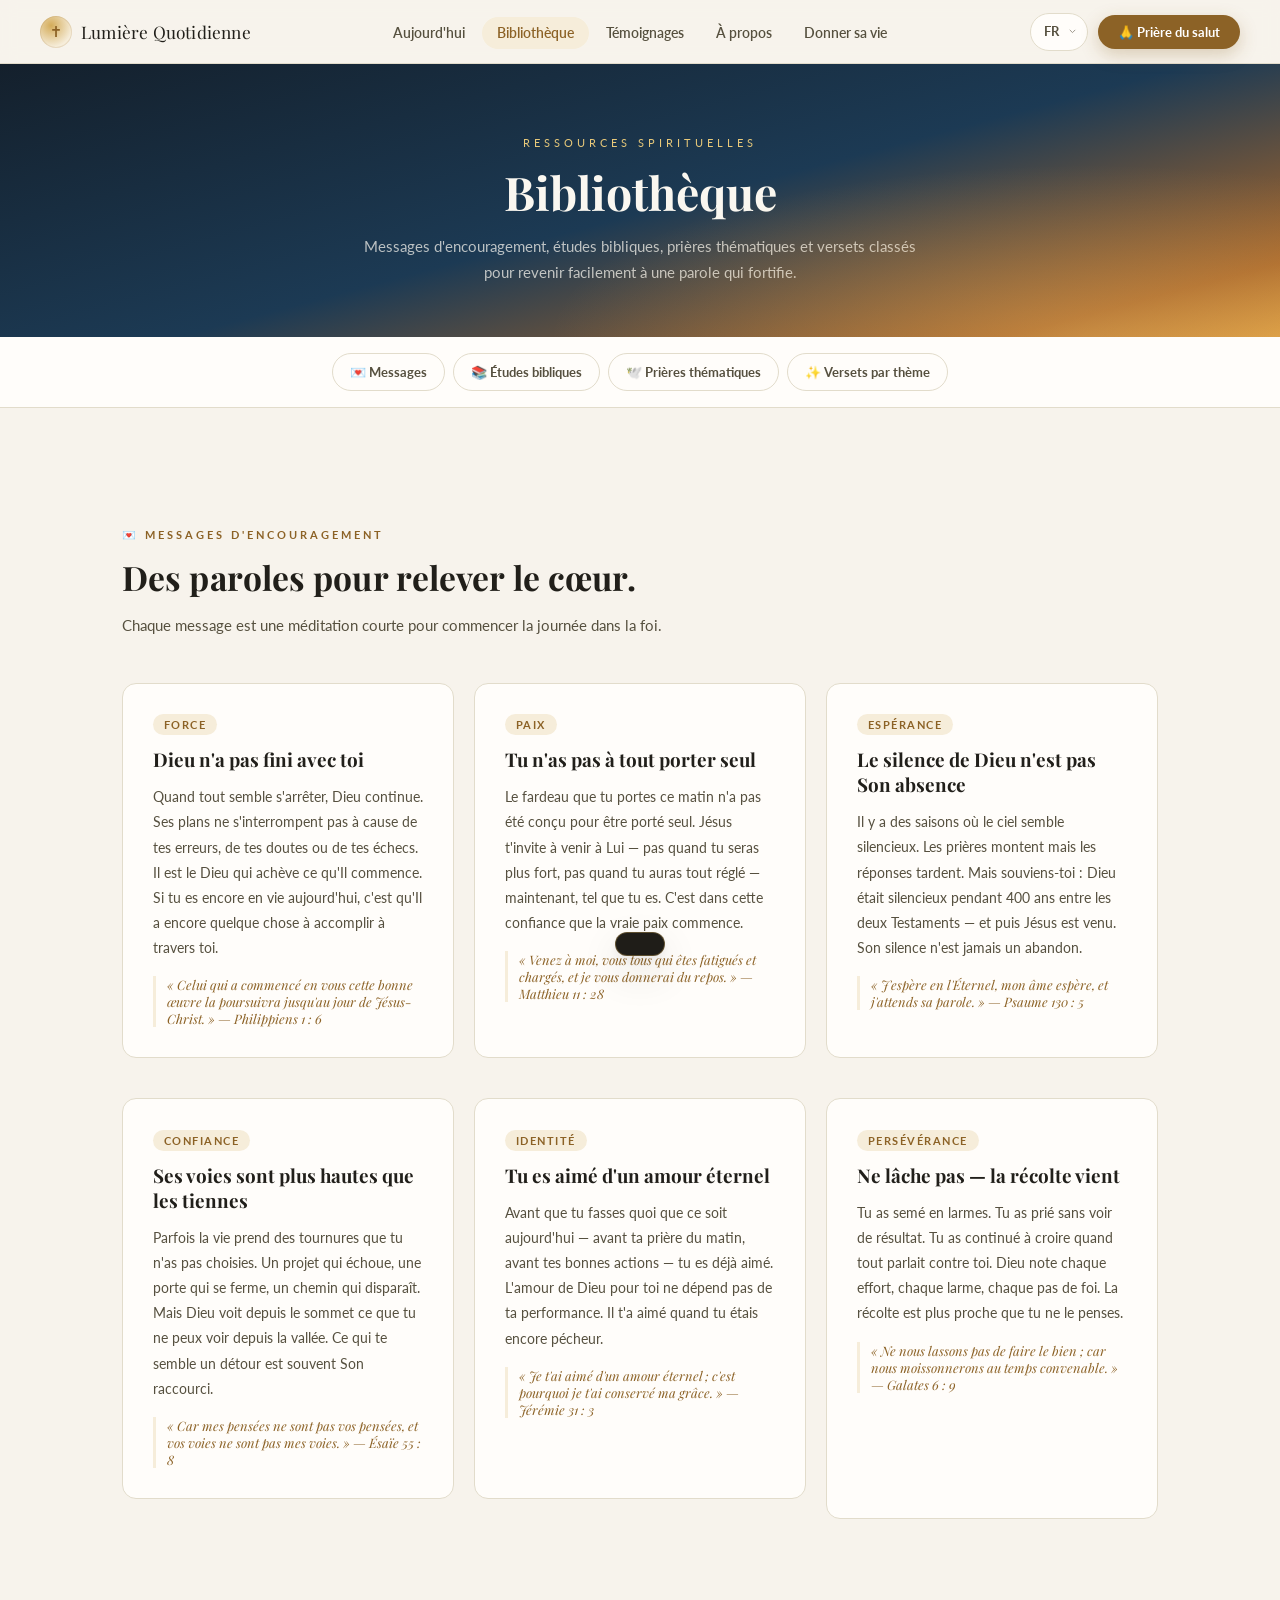
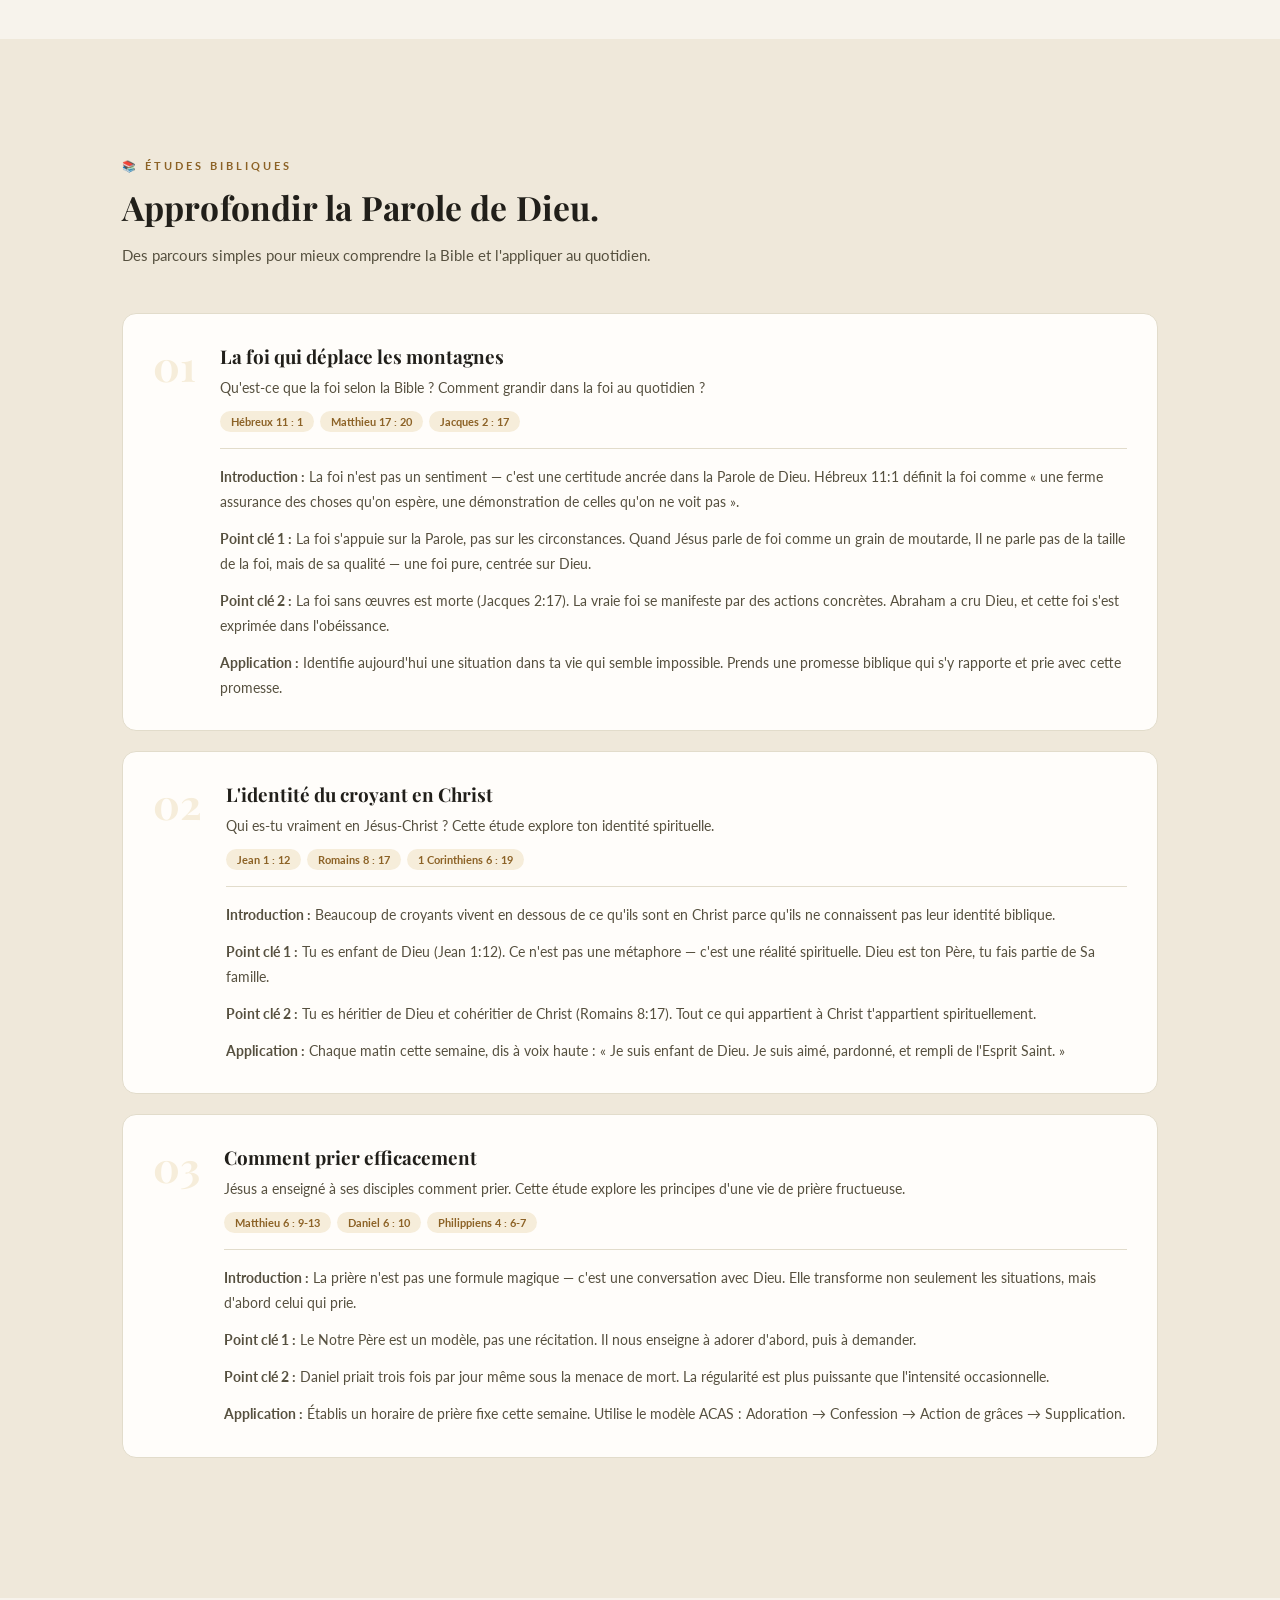
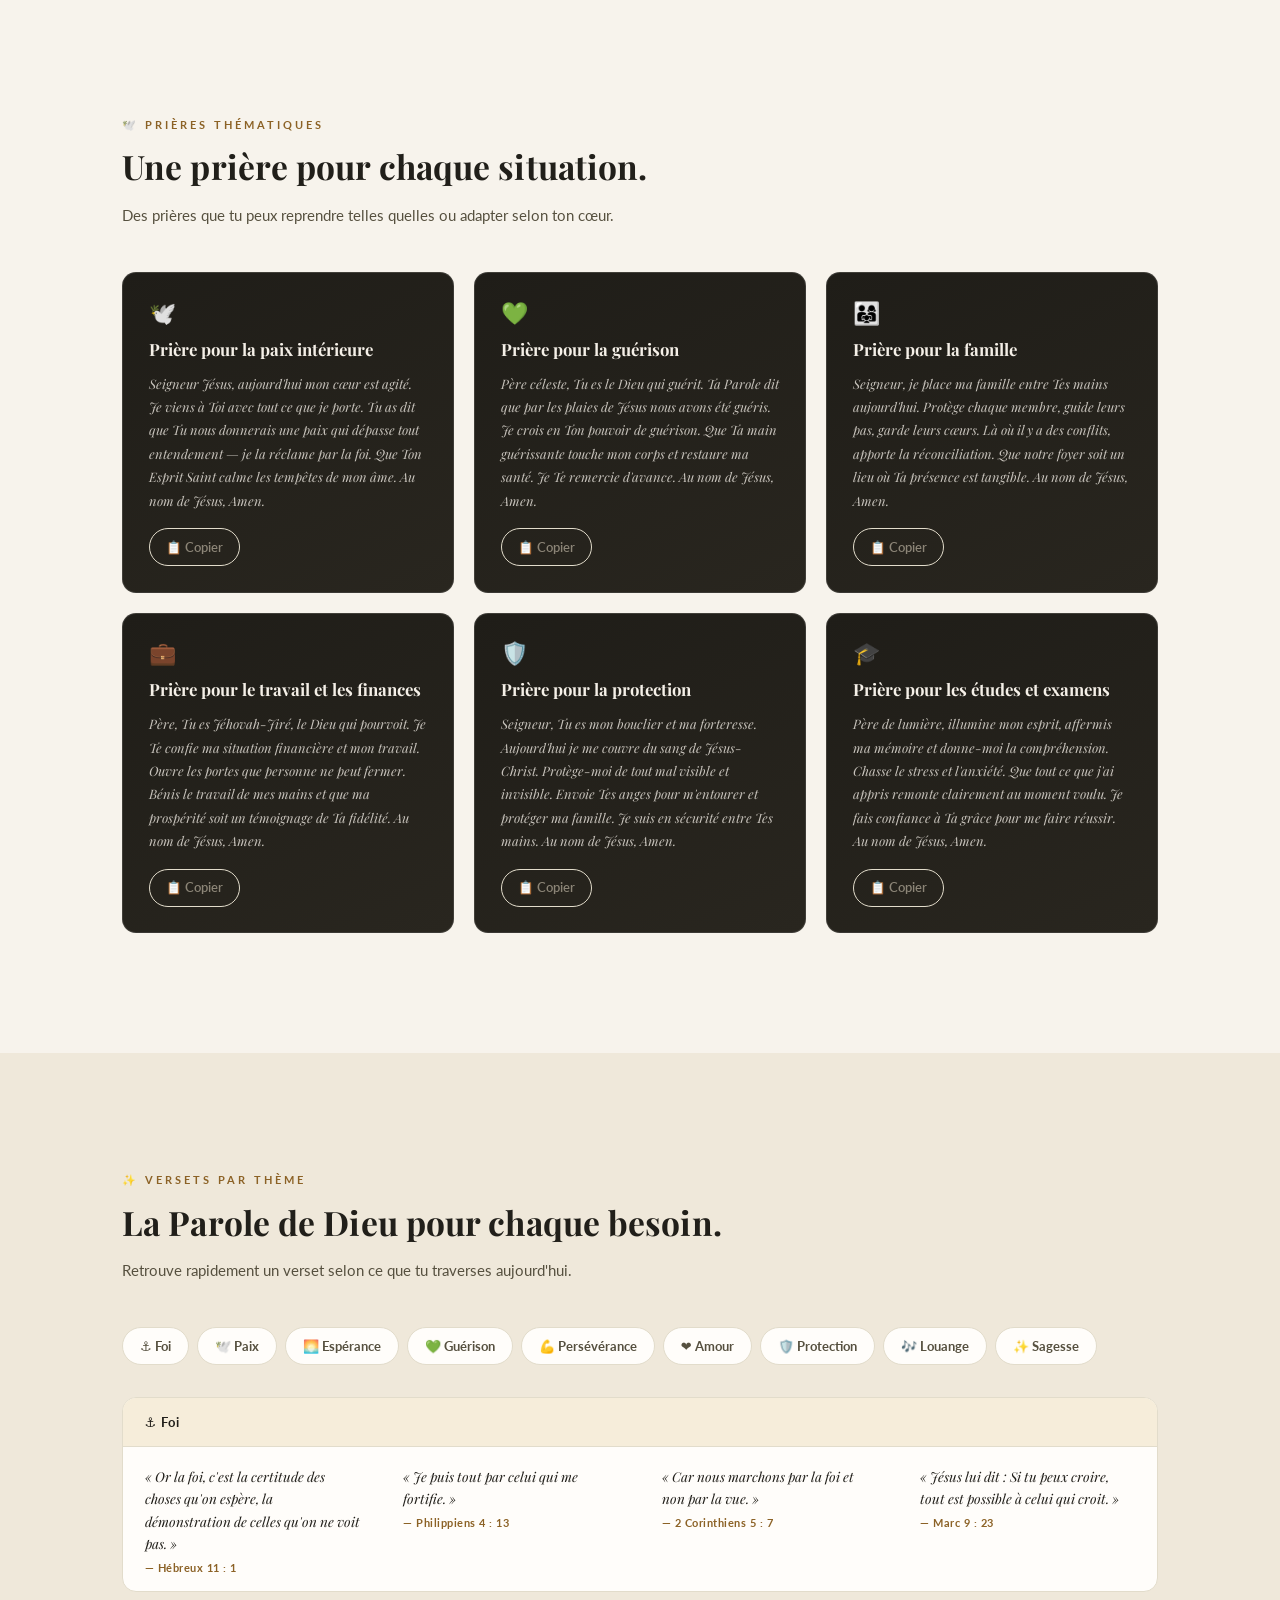
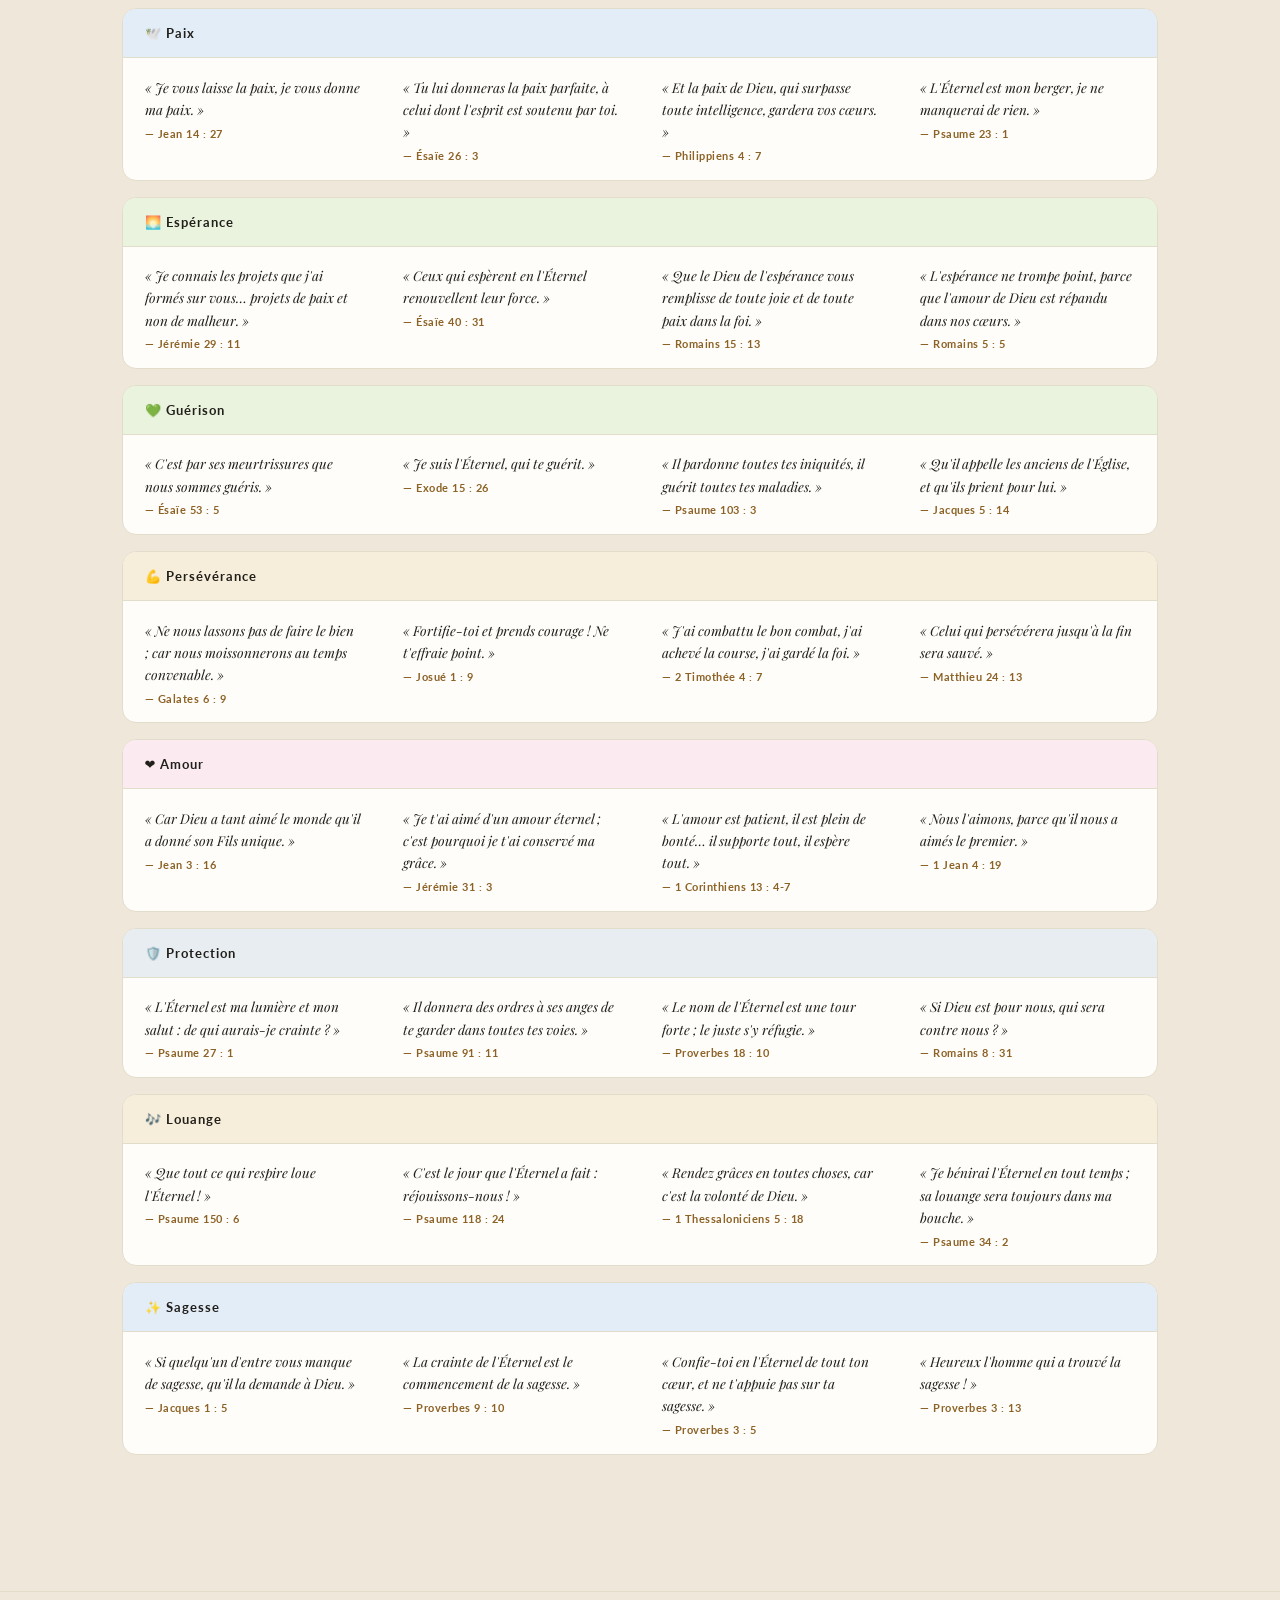
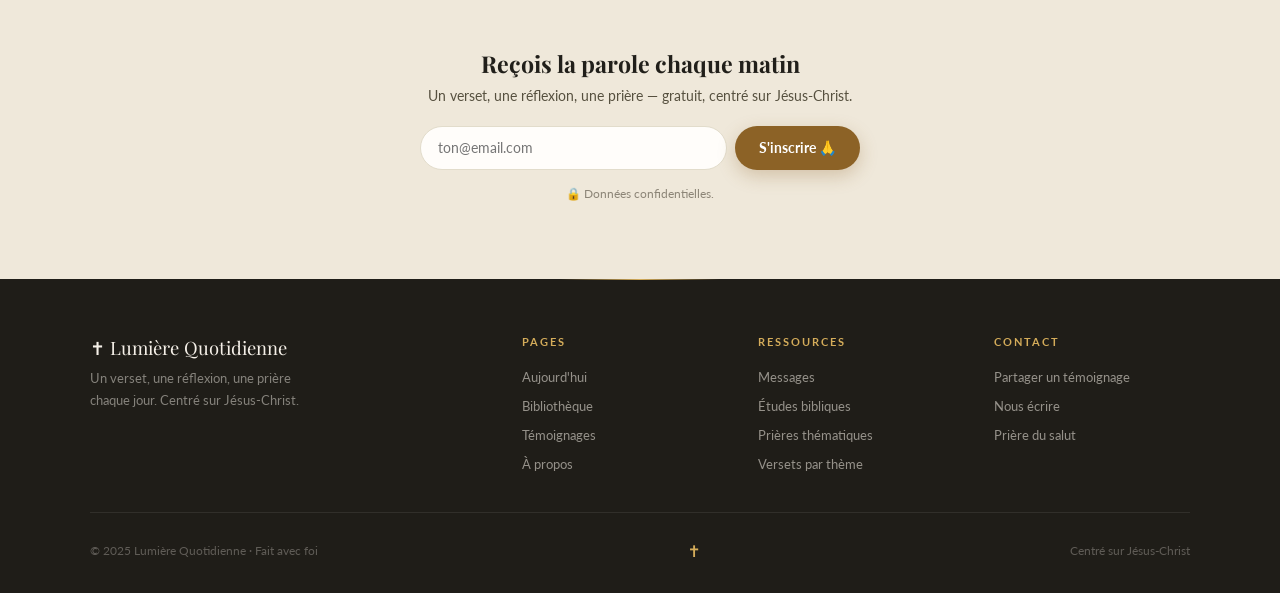
<file: bibliotheque.html>
<!DOCTYPE html>
<html lang="fr">
<head>
  <meta charset="UTF-8" />
  <meta name="viewport" content="width=device-width, initial-scale=1.0" />
  <link rel="icon" type="image/svg+xml" href="favicon.svg" />
  <link rel="icon" type="image/png" href="favicon.png" />
  <link rel="preconnect" href="https://fonts.googleapis.com" crossorigin />
  <link rel="preload" as="style" href="https://fonts.googleapis.com/css2?family=Playfair+Display:ital,wght@0,400;0,500;0,700;1,400&family=Lato:wght@300;400;700&display=swap" onload="this.onload=null;this.rel='stylesheet'" />
  <noscript><link href="https://fonts.googleapis.com/css2?family=Playfair+Display:ital,wght@0,400;0,500;0,700;1,400&family=Lato:wght@300;400;700&display=swap" rel="stylesheet" /></noscript>
  <link rel="stylesheet" href="style.css" />

  <title>Bibliothèque — Lumière Quotidienne</title>
  <meta name="description" content="Messages d'encouragement, études bibliques, prières thématiques et versets classés par thème." />
  <link rel="canonical" href="https://aurelg-sys.github.io/lumiere-quotidienne/bibliotheque.html" />
  <meta property="og:type" content="website" />
  <meta property="og:url" content="https://aurelg-sys.github.io/lumiere-quotidienne/bibliotheque.html" />
  <meta property="og:title" content="Bibliothèque — Lumière Quotidienne" />
  <meta property="og:description" content="Messages d'encouragement, études bibliques, prières thématiques et versets classés par thème." />
  <meta property="og:image" content="https://aurelg-sys.github.io/lumiere-quotidienne/images/hero.jpg" />
  <meta name="twitter:card" content="summary_large_image" />
  <meta name="twitter:title" content="Bibliothèque — Lumière Quotidienne" />
  <meta name="twitter:description" content="Messages d'encouragement, études bibliques, prières thématiques et versets classés par thème." />
  <meta name="twitter:image" content="https://aurelg-sys.github.io/lumiere-quotidienne/images/hero.jpg" />
</head>
<body>
<nav class="nav">
  <a href="index.html" class="nav-brand">
    <div class="nav-logo">✝</div>
    <span class="nav-name">Lumière Quotidienne</span>
  </a>
  <ul class="nav-links">
    <li><a href="index.html" data-i18n="nav_aujourdhui">Aujourd'hui</a></li>
    <li><a href="bibliotheque.html" data-i18n="nav_bibliotheque">Bibliothèque</a></li>
    <li><a href="temoignages.html" data-i18n="nav_temoignages">Témoignages</a></li>
    <li><a href="apropos.html" data-i18n="nav_apropos">À propos</a></li>
    <li><a href="salut.html" data-i18n="nav_salut">Donner sa vie</a></li>
  </ul>
  <div style="display:flex;align-items:center;gap:10px;">
    <select class="lang-switch" onchange="changerLangue(this.value)" aria-label="Choisir la langue / Choose language">
      <option value="fr">FR</option>
      <option value="en">EN</option>
      <option value="es">ES</option>
      <option value="pt">PT</option>
      <option value="de">DE</option>
      <option value="it">IT</option>
    </select>
    <a href="salut.html" class="nav-cta" data-i18n="nav_cta">🙏 Prière du salut</a>
    <button class="nav-hamburger" id="hamburger"><span></span><span></span><span></span></button>
  </div>
</nav>
<div class="mobile-menu" id="mobileMenu">
  <a href="index.html" data-i18n="nav_aujourdhui">Aujourd'hui</a>
  <a href="bibliotheque.html" data-i18n="nav_bibliotheque">Bibliothèque</a>
  <a href="temoignages.html" data-i18n="nav_temoignages">Témoignages</a>
  <a href="apropos.html" data-i18n="nav_apropos">À propos</a>
  <a href="salut.html" data-i18n="nav_salut">Donner sa vie</a>
  <div class="mobile-lang">
    <select class="lang-switch" onchange="changerLangue(this.value)" aria-label="Choisir la langue / Choose language">
      <option value="fr">Français</option>
      <option value="en">English</option>
      <option value="es">Español</option>
      <option value="pt">Português</option>
      <option value="de">Deutsch</option>
      <option value="it">Italiano</option>
    </select>
  </div>
</div>

<div class="page-header">
  <p class="page-header-label" data-i18n="bib_label">Ressources spirituelles</p>
  <h1 class="page-header-title" data-i18n="bib_title">Bibliothèque</h1>
  <p class="page-header-sub" data-i18n="bib_sub">Messages d'encouragement, études bibliques, prières thématiques et versets classés pour revenir facilement à une parole qui fortifie.</p>
</div>

<!-- NAVIGATION RAPIDE -->
<div style="background:var(--bg-card);border-bottom:1px solid var(--border);padding:1rem 2rem;display:flex;gap:8px;flex-wrap:wrap;justify-content:center;">
  <a href="#messages" class="theme-chip">💌 Messages</a>
  <a href="#etudes" class="theme-chip">📚 Études bibliques</a>
  <a href="#prieres" class="theme-chip">🕊️ Prières thématiques</a>
  <a href="#versets" class="theme-chip">✨ Versets par thème</a>
</div>

<!-- MESSAGES D'ENCOURAGEMENT -->
<section class="section" id="messages">
  <div class="container">
    <p class="section-label">💌 Messages d'encouragement</p>
    <h2 class="section-title">Des paroles pour relever le cœur.</h2>
    <p class="section-sub">Chaque message est une méditation courte pour commencer la journée dans la foi.</p>

    <div class="grid-3">
      <div class="card">
        <span class="card-tag">Force</span>
        <h3 class="card-title">Dieu n'a pas fini avec toi</h3>
        <p class="card-text">Quand tout semble s'arrêter, Dieu continue. Ses plans ne s'interrompent pas à cause de tes erreurs, de tes doutes ou de tes échecs. Il est le Dieu qui achève ce qu'Il commence. Si tu es encore en vie aujourd'hui, c'est qu'Il a encore quelque chose à accomplir à travers toi.</p>
        <p class="card-verset">« Celui qui a commencé en vous cette bonne œuvre la poursuivra jusqu'au jour de Jésus-Christ. » — Philippiens 1 : 6</p>
      </div>
      <div class="card">
        <span class="card-tag">Paix</span>
        <h3 class="card-title">Tu n'as pas à tout porter seul</h3>
        <p class="card-text">Le fardeau que tu portes ce matin n'a pas été conçu pour être porté seul. Jésus t'invite à venir à Lui — pas quand tu seras plus fort, pas quand tu auras tout réglé — maintenant, tel que tu es. C'est dans cette confiance que la vraie paix commence.</p>
        <p class="card-verset">« Venez à moi, vous tous qui êtes fatigués et chargés, et je vous donnerai du repos. » — Matthieu 11 : 28</p>
      </div>
      <div class="card">
        <span class="card-tag">Espérance</span>
        <h3 class="card-title">Le silence de Dieu n'est pas Son absence</h3>
        <p class="card-text">Il y a des saisons où le ciel semble silencieux. Les prières montent mais les réponses tardent. Mais souviens-toi : Dieu était silencieux pendant 400 ans entre les deux Testaments — et puis Jésus est venu. Son silence n'est jamais un abandon.</p>
        <p class="card-verset">« J'espère en l'Éternel, mon âme espère, et j'attends sa parole. » — Psaume 130 : 5</p>
      </div>
      <div class="card">
        <span class="card-tag">Confiance</span>
        <h3 class="card-title">Ses voies sont plus hautes que les tiennes</h3>
        <p class="card-text">Parfois la vie prend des tournures que tu n'as pas choisies. Un projet qui échoue, une porte qui se ferme, un chemin qui disparaît. Mais Dieu voit depuis le sommet ce que tu ne peux voir depuis la vallée. Ce qui te semble un détour est souvent Son raccourci.</p>
        <p class="card-verset">« Car mes pensées ne sont pas vos pensées, et vos voies ne sont pas mes voies. » — Ésaïe 55 : 8</p>
      </div>
      <div class="card">
        <span class="card-tag">Identité</span>
        <h3 class="card-title">Tu es aimé d'un amour éternel</h3>
        <p class="card-text">Avant que tu fasses quoi que ce soit aujourd'hui — avant ta prière du matin, avant tes bonnes actions — tu es déjà aimé. L'amour de Dieu pour toi ne dépend pas de ta performance. Il t'a aimé quand tu étais encore pécheur.</p>
        <p class="card-verset">« Je t'ai aimé d'un amour éternel ; c'est pourquoi je t'ai conservé ma grâce. » — Jérémie 31 : 3</p>
      </div>
      <div class="card">
        <span class="card-tag">Persévérance</span>
        <h3 class="card-title">Ne lâche pas — la récolte vient</h3>
        <p class="card-text">Tu as semé en larmes. Tu as prié sans voir de résultat. Tu as continué à croire quand tout parlait contre toi. Dieu note chaque effort, chaque larme, chaque pas de foi. La récolte est plus proche que tu ne le penses.</p>
        <p class="card-verset">« Ne nous lassons pas de faire le bien ; car nous moissonnerons au temps convenable. » — Galates 6 : 9</p>
      </div>
    </div>
  </div>
</section>

<!-- ÉTUDES BIBLIQUES -->
<section class="section section-bg-alt" id="etudes">
  <div class="container">
    <p class="section-label">📚 Études bibliques</p>
    <h2 class="section-title">Approfondir la Parole de Dieu.</h2>
    <p class="section-sub">Des parcours simples pour mieux comprendre la Bible et l'appliquer au quotidien.</p>

    <div class="etude-card">
      <div class="etude-num">01</div>
      <div>
        <h3 class="etude-titre">La foi qui déplace les montagnes</h3>
        <p class="etude-desc">Qu'est-ce que la foi selon la Bible ? Comment grandir dans la foi au quotidien ?</p>
        <div class="etude-chips">
          <span class="etude-chip">Hébreux 11 : 1</span>
          <span class="etude-chip">Matthieu 17 : 20</span>
          <span class="etude-chip">Jacques 2 : 17</span>
        </div>
        <div class="etude-body">
          <p><strong>Introduction :</strong> La foi n'est pas un sentiment — c'est une certitude ancrée dans la Parole de Dieu. Hébreux 11:1 définit la foi comme « une ferme assurance des choses qu'on espère, une démonstration de celles qu'on ne voit pas ».</p>
          <p><strong>Point clé 1 :</strong> La foi s'appuie sur la Parole, pas sur les circonstances. Quand Jésus parle de foi comme un grain de moutarde, Il ne parle pas de la taille de la foi, mais de sa qualité — une foi pure, centrée sur Dieu.</p>
          <p><strong>Point clé 2 :</strong> La foi sans œuvres est morte (Jacques 2:17). La vraie foi se manifeste par des actions concrètes. Abraham a cru Dieu, et cette foi s'est exprimée dans l'obéissance.</p>
          <p><strong>Application :</strong> Identifie aujourd'hui une situation dans ta vie qui semble impossible. Prends une promesse biblique qui s'y rapporte et prie avec cette promesse.</p>
        </div>
      </div>
    </div>

    <div class="etude-card">
      <div class="etude-num">02</div>
      <div>
        <h3 class="etude-titre">L'identité du croyant en Christ</h3>
        <p class="etude-desc">Qui es-tu vraiment en Jésus-Christ ? Cette étude explore ton identité spirituelle.</p>
        <div class="etude-chips">
          <span class="etude-chip">Jean 1 : 12</span>
          <span class="etude-chip">Romains 8 : 17</span>
          <span class="etude-chip">1 Corinthiens 6 : 19</span>
        </div>
        <div class="etude-body">
          <p><strong>Introduction :</strong> Beaucoup de croyants vivent en dessous de ce qu'ils sont en Christ parce qu'ils ne connaissent pas leur identité biblique.</p>
          <p><strong>Point clé 1 :</strong> Tu es enfant de Dieu (Jean 1:12). Ce n'est pas une métaphore — c'est une réalité spirituelle. Dieu est ton Père, tu fais partie de Sa famille.</p>
          <p><strong>Point clé 2 :</strong> Tu es héritier de Dieu et cohéritier de Christ (Romains 8:17). Tout ce qui appartient à Christ t'appartient spirituellement.</p>
          <p><strong>Application :</strong> Chaque matin cette semaine, dis à voix haute : « Je suis enfant de Dieu. Je suis aimé, pardonné, et rempli de l'Esprit Saint. »</p>
        </div>
      </div>
    </div>

    <div class="etude-card">
      <div class="etude-num">03</div>
      <div>
        <h3 class="etude-titre">Comment prier efficacement</h3>
        <p class="etude-desc">Jésus a enseigné à ses disciples comment prier. Cette étude explore les principes d'une vie de prière fructueuse.</p>
        <div class="etude-chips">
          <span class="etude-chip">Matthieu 6 : 9-13</span>
          <span class="etude-chip">Daniel 6 : 10</span>
          <span class="etude-chip">Philippiens 4 : 6-7</span>
        </div>
        <div class="etude-body">
          <p><strong>Introduction :</strong> La prière n'est pas une formule magique — c'est une conversation avec Dieu. Elle transforme non seulement les situations, mais d'abord celui qui prie.</p>
          <p><strong>Point clé 1 :</strong> Le Notre Père est un modèle, pas une récitation. Il nous enseigne à adorer d'abord, puis à demander.</p>
          <p><strong>Point clé 2 :</strong> Daniel priait trois fois par jour même sous la menace de mort. La régularité est plus puissante que l'intensité occasionnelle.</p>
          <p><strong>Application :</strong> Établis un horaire de prière fixe cette semaine. Utilise le modèle ACAS : Adoration → Confession → Action de grâces → Supplication.</p>
        </div>
      </div>
    </div>
  </div>
</section>

<!-- PRIÈRES THÉMATIQUES -->
<section class="section" id="prieres">
  <div class="container">
    <p class="section-label">🕊️ Prières thématiques</p>
    <h2 class="section-title">Une prière pour chaque situation.</h2>
    <p class="section-sub">Des prières que tu peux reprendre telles quelles ou adapter selon ton cœur.</p>

    <div class="grid-3">
      <div class="priere-dark">
        <div class="priere-dark-icon">🕊️</div>
        <h3 class="priere-dark-titre">Prière pour la paix intérieure</h3>
        <p class="priere-dark-texte" id="p1">Seigneur Jésus, aujourd'hui mon cœur est agité. Je viens à Toi avec tout ce que je porte. Tu as dit que Tu nous donnerais une paix qui dépasse tout entendement — je la réclame par la foi. Que Ton Esprit Saint calme les tempêtes de mon âme. Au nom de Jésus, Amen.</p>
        <button class="btn-copy" onclick="copierTexte(this, document.getElementById('p1').innerText)">📋 Copier</button>
      </div>
      <div class="priere-dark">
        <div class="priere-dark-icon">💚</div>
        <h3 class="priere-dark-titre">Prière pour la guérison</h3>
        <p class="priere-dark-texte" id="p2">Père céleste, Tu es le Dieu qui guérit. Ta Parole dit que par les plaies de Jésus nous avons été guéris. Je crois en Ton pouvoir de guérison. Que Ta main guérissante touche mon corps et restaure ma santé. Je Te remercie d'avance. Au nom de Jésus, Amen.</p>
        <button class="btn-copy" onclick="copierTexte(this, document.getElementById('p2').innerText)">📋 Copier</button>
      </div>
      <div class="priere-dark">
        <div class="priere-dark-icon">👨‍👩‍👧</div>
        <h3 class="priere-dark-titre">Prière pour la famille</h3>
        <p class="priere-dark-texte" id="p3">Seigneur, je place ma famille entre Tes mains aujourd'hui. Protège chaque membre, guide leurs pas, garde leurs cœurs. Là où il y a des conflits, apporte la réconciliation. Que notre foyer soit un lieu où Ta présence est tangible. Au nom de Jésus, Amen.</p>
        <button class="btn-copy" onclick="copierTexte(this, document.getElementById('p3').innerText)">📋 Copier</button>
      </div>
      <div class="priere-dark">
        <div class="priere-dark-icon">💼</div>
        <h3 class="priere-dark-titre">Prière pour le travail et les finances</h3>
        <p class="priere-dark-texte" id="p4">Père, Tu es Jéhovah-Jiré, le Dieu qui pourvoit. Je Te confie ma situation financière et mon travail. Ouvre les portes que personne ne peut fermer. Bénis le travail de mes mains et que ma prospérité soit un témoignage de Ta fidélité. Au nom de Jésus, Amen.</p>
        <button class="btn-copy" onclick="copierTexte(this, document.getElementById('p4').innerText)">📋 Copier</button>
      </div>
      <div class="priere-dark">
        <div class="priere-dark-icon">🛡️</div>
        <h3 class="priere-dark-titre">Prière pour la protection</h3>
        <p class="priere-dark-texte" id="p5">Seigneur, Tu es mon bouclier et ma forteresse. Aujourd'hui je me couvre du sang de Jésus-Christ. Protège-moi de tout mal visible et invisible. Envoie Tes anges pour m'entourer et protéger ma famille. Je suis en sécurité entre Tes mains. Au nom de Jésus, Amen.</p>
        <button class="btn-copy" onclick="copierTexte(this, document.getElementById('p5').innerText)">📋 Copier</button>
      </div>
      <div class="priere-dark">
        <div class="priere-dark-icon">🎓</div>
        <h3 class="priere-dark-titre">Prière pour les études et examens</h3>
        <p class="priere-dark-texte" id="p6">Père de lumière, illumine mon esprit, affermis ma mémoire et donne-moi la compréhension. Chasse le stress et l'anxiété. Que tout ce que j'ai appris remonte clairement au moment voulu. Je fais confiance à Ta grâce pour me faire réussir. Au nom de Jésus, Amen.</p>
        <button class="btn-copy" onclick="copierTexte(this, document.getElementById('p6').innerText)">📋 Copier</button>
      </div>
    </div>
  </div>
</section>

<!-- VERSETS PAR THÈME -->
<section class="section section-bg-alt" id="versets">
  <div class="container">
    <p class="section-label">✨ Versets par thème</p>
    <h2 class="section-title">La Parole de Dieu pour chaque besoin.</h2>
    <p class="section-sub">Retrouve rapidement un verset selon ce que tu traverses aujourd'hui.</p>

    <div class="themes-grid">
      <a class="theme-chip" href="#theme-foi">⚓ Foi</a>
      <a class="theme-chip" href="#theme-paix">🕊️ Paix</a>
      <a class="theme-chip" href="#theme-esperance">🌅 Espérance</a>
      <a class="theme-chip" href="#theme-guerison">💚 Guérison</a>
      <a class="theme-chip" href="#theme-perseverance">💪 Persévérance</a>
      <a class="theme-chip" href="#theme-amour">❤️ Amour</a>
      <a class="theme-chip" href="#theme-protection">🛡️ Protection</a>
      <a class="theme-chip" href="#theme-louange">🎶 Louange</a>
      <a class="theme-chip" href="#theme-sagesse">✨ Sagesse</a>
    </div>

    <div class="theme-section" id="theme-foi">
      <div class="theme-header" style="background:var(--gold-pale);">⚓ Foi</div>
      <div class="versets-liste">
        <div class="verset-item"><p class="vi-texte">« Or la foi, c'est la certitude des choses qu'on espère, la démonstration de celles qu'on ne voit pas. »</p><p class="vi-ref">— Hébreux 11 : 1</p></div>
        <div class="verset-item"><p class="vi-texte">« Je puis tout par celui qui me fortifie. »</p><p class="vi-ref">— Philippiens 4 : 13</p></div>
        <div class="verset-item"><p class="vi-texte">« Car nous marchons par la foi et non par la vue. »</p><p class="vi-ref">— 2 Corinthiens 5 : 7</p></div>
        <div class="verset-item"><p class="vi-texte">« Jésus lui dit : Si tu peux croire, tout est possible à celui qui croit. »</p><p class="vi-ref">— Marc 9 : 23</p></div>
      </div>
    </div>

    <div class="theme-section" id="theme-paix">
      <div class="theme-header" style="background:#E3EDF8;">🕊️ Paix</div>
      <div class="versets-liste">
        <div class="verset-item"><p class="vi-texte">« Je vous laisse la paix, je vous donne ma paix. »</p><p class="vi-ref">— Jean 14 : 27</p></div>
        <div class="verset-item"><p class="vi-texte">« Tu lui donneras la paix parfaite, à celui dont l'esprit est soutenu par toi. »</p><p class="vi-ref">— Ésaïe 26 : 3</p></div>
        <div class="verset-item"><p class="vi-texte">« Et la paix de Dieu, qui surpasse toute intelligence, gardera vos cœurs. »</p><p class="vi-ref">— Philippiens 4 : 7</p></div>
        <div class="verset-item"><p class="vi-texte">« L'Éternel est mon berger, je ne manquerai de rien. »</p><p class="vi-ref">— Psaume 23 : 1</p></div>
      </div>
    </div>

    <div class="theme-section" id="theme-esperance">
      <div class="theme-header" style="background:var(--sage-light);">🌅 Espérance</div>
      <div class="versets-liste">
        <div class="verset-item"><p class="vi-texte">« Je connais les projets que j'ai formés sur vous… projets de paix et non de malheur. »</p><p class="vi-ref">— Jérémie 29 : 11</p></div>
        <div class="verset-item"><p class="vi-texte">« Ceux qui espèrent en l'Éternel renouvellent leur force. »</p><p class="vi-ref">— Ésaïe 40 : 31</p></div>
        <div class="verset-item"><p class="vi-texte">« Que le Dieu de l'espérance vous remplisse de toute joie et de toute paix dans la foi. »</p><p class="vi-ref">— Romains 15 : 13</p></div>
        <div class="verset-item"><p class="vi-texte">« L'espérance ne trompe point, parce que l'amour de Dieu est répandu dans nos cœurs. »</p><p class="vi-ref">— Romains 5 : 5</p></div>
      </div>
    </div>

    <div class="theme-section" id="theme-guerison">
      <div class="theme-header" style="background:#EAF3DE;">💚 Guérison</div>
      <div class="versets-liste">
        <div class="verset-item"><p class="vi-texte">« C'est par ses meurtrissures que nous sommes guéris. »</p><p class="vi-ref">— Ésaïe 53 : 5</p></div>
        <div class="verset-item"><p class="vi-texte">« Je suis l'Éternel, qui te guérit. »</p><p class="vi-ref">— Exode 15 : 26</p></div>
        <div class="verset-item"><p class="vi-texte">« Il pardonne toutes tes iniquités, il guérit toutes tes maladies. »</p><p class="vi-ref">— Psaume 103 : 3</p></div>
        <div class="verset-item"><p class="vi-texte">« Qu'il appelle les anciens de l'Église, et qu'ils prient pour lui. »</p><p class="vi-ref">— Jacques 5 : 14</p></div>
      </div>
    </div>

    <div class="theme-section" id="theme-perseverance">
      <div class="theme-header" style="background:var(--gold-pale);">💪 Persévérance</div>
      <div class="versets-liste">
        <div class="verset-item"><p class="vi-texte">« Ne nous lassons pas de faire le bien ; car nous moissonnerons au temps convenable. »</p><p class="vi-ref">— Galates 6 : 9</p></div>
        <div class="verset-item"><p class="vi-texte">« Fortifie-toi et prends courage ! Ne t'effraie point. »</p><p class="vi-ref">— Josué 1 : 9</p></div>
        <div class="verset-item"><p class="vi-texte">« J'ai combattu le bon combat, j'ai achevé la course, j'ai gardé la foi. »</p><p class="vi-ref">— 2 Timothée 4 : 7</p></div>
        <div class="verset-item"><p class="vi-texte">« Celui qui persévérera jusqu'à la fin sera sauvé. »</p><p class="vi-ref">— Matthieu 24 : 13</p></div>
      </div>
    </div>

    <div class="theme-section" id="theme-amour">
      <div class="theme-header" style="background:#FBEAF0;">❤️ Amour</div>
      <div class="versets-liste">
        <div class="verset-item"><p class="vi-texte">« Car Dieu a tant aimé le monde qu'il a donné son Fils unique. »</p><p class="vi-ref">— Jean 3 : 16</p></div>
        <div class="verset-item"><p class="vi-texte">« Je t'ai aimé d'un amour éternel ; c'est pourquoi je t'ai conservé ma grâce. »</p><p class="vi-ref">— Jérémie 31 : 3</p></div>
        <div class="verset-item"><p class="vi-texte">« L'amour est patient, il est plein de bonté… il supporte tout, il espère tout. »</p><p class="vi-ref">— 1 Corinthiens 13 : 4-7</p></div>
        <div class="verset-item"><p class="vi-texte">« Nous l'aimons, parce qu'il nous a aimés le premier. »</p><p class="vi-ref">— 1 Jean 4 : 19</p></div>
      </div>
    </div>

    <div class="theme-section" id="theme-protection">
      <div class="theme-header" style="background:#e8edf2;">🛡️ Protection</div>
      <div class="versets-liste">
        <div class="verset-item"><p class="vi-texte">« L'Éternel est ma lumière et mon salut : de qui aurais-je crainte ? »</p><p class="vi-ref">— Psaume 27 : 1</p></div>
        <div class="verset-item"><p class="vi-texte">« Il donnera des ordres à ses anges de te garder dans toutes tes voies. »</p><p class="vi-ref">— Psaume 91 : 11</p></div>
        <div class="verset-item"><p class="vi-texte">« Le nom de l'Éternel est une tour forte ; le juste s'y réfugie. »</p><p class="vi-ref">— Proverbes 18 : 10</p></div>
        <div class="verset-item"><p class="vi-texte">« Si Dieu est pour nous, qui sera contre nous ? »</p><p class="vi-ref">— Romains 8 : 31</p></div>
      </div>
    </div>

    <div class="theme-section" id="theme-louange">
      <div class="theme-header" style="background:var(--gold-pale);">🎶 Louange</div>
      <div class="versets-liste">
        <div class="verset-item"><p class="vi-texte">« Que tout ce qui respire loue l'Éternel ! »</p><p class="vi-ref">— Psaume 150 : 6</p></div>
        <div class="verset-item"><p class="vi-texte">« C'est le jour que l'Éternel a fait : réjouissons-nous ! »</p><p class="vi-ref">— Psaume 118 : 24</p></div>
        <div class="verset-item"><p class="vi-texte">« Rendez grâces en toutes choses, car c'est la volonté de Dieu. »</p><p class="vi-ref">— 1 Thessaloniciens 5 : 18</p></div>
        <div class="verset-item"><p class="vi-texte">« Je bénirai l'Éternel en tout temps ; sa louange sera toujours dans ma bouche. »</p><p class="vi-ref">— Psaume 34 : 2</p></div>
      </div>
    </div>

    <div class="theme-section" id="theme-sagesse">
      <div class="theme-header" style="background:#E3EDF8;">✨ Sagesse</div>
      <div class="versets-liste">
        <div class="verset-item"><p class="vi-texte">« Si quelqu'un d'entre vous manque de sagesse, qu'il la demande à Dieu. »</p><p class="vi-ref">— Jacques 1 : 5</p></div>
        <div class="verset-item"><p class="vi-texte">« La crainte de l'Éternel est le commencement de la sagesse. »</p><p class="vi-ref">— Proverbes 9 : 10</p></div>
        <div class="verset-item"><p class="vi-texte">« Confie-toi en l'Éternel de tout ton cœur, et ne t'appuie pas sur ta sagesse. »</p><p class="vi-ref">— Proverbes 3 : 5</p></div>
        <div class="verset-item"><p class="vi-texte">« Heureux l'homme qui a trouvé la sagesse ! »</p><p class="vi-ref">— Proverbes 3 : 13</p></div>
      </div>
    </div>
  </div>
</section>


<div class="newsletter-strip">
  <h3 data-i18n="newsletter_title">Reçois la parole chaque matin</h3>
  <p data-i18n="newsletter_sub">Un verset, une réflexion, une prière — gratuit, centré sur Jésus-Christ.</p>
  <form id="sib-form" method="POST" action="https://33a5c8a6.sibforms.com/serve/[base64]" data-type="subscription">
    <div class="nl-form">
      <input class="input" type="text" id="EMAIL" name="EMAIL" autocomplete="off" placeholder="ton@email.com" data-required="true" required data-i18n-placeholder="placeholder_email" />
      <button class="sib-form-block__button sib-form-block__button-with-loader btn btn-gold" form="sib-form" type="submit">
        <svg class="icon clickable__icon progress-indicator__icon sib-hide-loader-icon" viewBox="0 0 512 512" style="width:15px;height:15px;">
          <path d="M460.116 373.846l-20.823-12.022c-5.541-3.199-7.54-10.159-4.663-15.874 30.137-59.886 28.343-131.652-5.386-189.946-33.641-58.394-94.896-95.833-161.827-99.676C261.028 55.961 256 50.751 256 44.352V20.309c0-6.904 5.808-12.337 12.703-11.982 83.556 4.306 160.163 50.864 202.11 123.677 42.063 72.696 44.079 162.316 6.031 236.832-3.14 6.148-10.75 8.461-16.728 5.01z" />
        </svg>
        <span data-i18n="btn_inscrire">S'inscrire 🙏</span>
      </button>
    </div>
    <input type="text" name="email_address_check" value="" class="input--hidden" />
    <input type="hidden" name="locale" value="fr" />
  </form>
  <div id="error-message" class="form-error sib-form-message-panel" data-i18n="nl_erreur">❌ Une erreur s'est produite. Réessaie.</div>
  <div id="success-message" class="form-success sib-form-message-panel" data-i18n="nl_succes">✅ Merci ! Tu es maintenant inscrit(e). Que Dieu bénisse chacun de tes matins ! 🙏</div>
  <p style="margin-top:1rem;font-size:12px;color:var(--text-soft);" data-i18n="nl_privacy_short">🔒 Données confidentielles.</p>
</div>
<footer>
  <div class="footer-inner">
    <div>
      <p class="footer-brand-name">✝ Lumière Quotidienne</p>
      <p class="footer-brand-desc" data-i18n="footer_desc_short">Un verset, une réflexion, une prière chaque jour. Centré sur Jésus-Christ.</p>
    </div>
    <div>
      <p class="footer-col-title" data-i18n="footer_pages">Pages</p>
      <ul class="footer-links">
        <li><a href="index.html" data-i18n="nav_aujourdhui">Aujourd'hui</a></li>
        <li><a href="bibliotheque.html" data-i18n="nav_bibliotheque">Bibliothèque</a></li>
        <li><a href="temoignages.html" data-i18n="nav_temoignages">Témoignages</a></li>
        <li><a href="apropos.html" data-i18n="nav_apropos">À propos</a></li>
      </ul>
    </div>
    <div>
      <p class="footer-col-title" data-i18n="footer_ressources">Ressources</p>
      <ul class="footer-links">
        <li><a href="bibliotheque.html#messages" data-i18n="footer_link_messages">Messages</a></li>
        <li><a href="bibliotheque.html#etudes" data-i18n="footer_link_etudes">Études bibliques</a></li>
        <li><a href="bibliotheque.html#prieres" data-i18n="footer_link_prieres">Prières thématiques</a></li>
        <li><a href="bibliotheque.html#versets" data-i18n="footer_link_versets">Versets par thème</a></li>
      </ul>
    </div>
    <div>
      <p class="footer-col-title" data-i18n="footer_contact">Contact</p>
      <ul class="footer-links">
        <li><a href="temoignages.html" data-i18n="footer_link_temoignage">Partager un témoignage</a></li>
        <li><a href="apropos.html#contact" data-i18n="footer_link_ecrire">Nous écrire</a></li>
        <li><a href="salut.html" data-i18n="footer_link_salut">Prière du salut</a></li>
      </ul>
    </div>
  </div>
  <div class="footer-bottom">
    <p data-i18n="footer_copyright">© 2025 Lumière Quotidienne · Fait avec foi</p>
    <span class="footer-cross">✝</span>
    <p data-i18n="footer_centered">Centré sur Jésus-Christ</p>
  </div>
</footer>
<div class="toast" id="toast"></div>
<script src="commun.js"></script>
<script>
  window.REQUIRED_CODE_ERROR_MESSAGE = 'Veuillez choisir un code pays';
  window.LOCALE = 'fr';
  window.EMAIL_INVALID_MESSAGE = window.SMS_INVALID_MESSAGE = "Les informations que vous avez fournies ne sont pas valides. Veuillez vérifier le format du champ et réessayer.";
  window.REQUIRED_ERROR_MESSAGE = "Vous devez renseigner ce champ. ";
  window.GENERIC_INVALID_MESSAGE = "Les informations que vous avez fournies ne sont pas valides. Veuillez vérifier le format du champ et réessayer.";
  window.INVALID_NUMBER = "Les informations que vous avez fournies ne sont pas valides. Veuillez vérifier le format du champ et réessayer.";
  window.INVALID_DATE = "Veuillez saisir une date valide";
  window.REQUIRED_MULTISELECT_MESSAGE = 'Veuillez choisir au moins une option';
  window.translation = {
    common: {
      selectedList: '{quantity} liste sélectionnée',
      selectedLists: '{quantity} listes sélectionnées',
      selectedOption: '{quantity} sélectionné',
      selectedOptions: '{quantity} sélectionnés',
    }
  };
  var AUTOHIDE = Boolean(0);
</script>
<script defer src="https://sibforms.com/forms/end-form/build/main.js"></script>
</body>
</html>
</file>
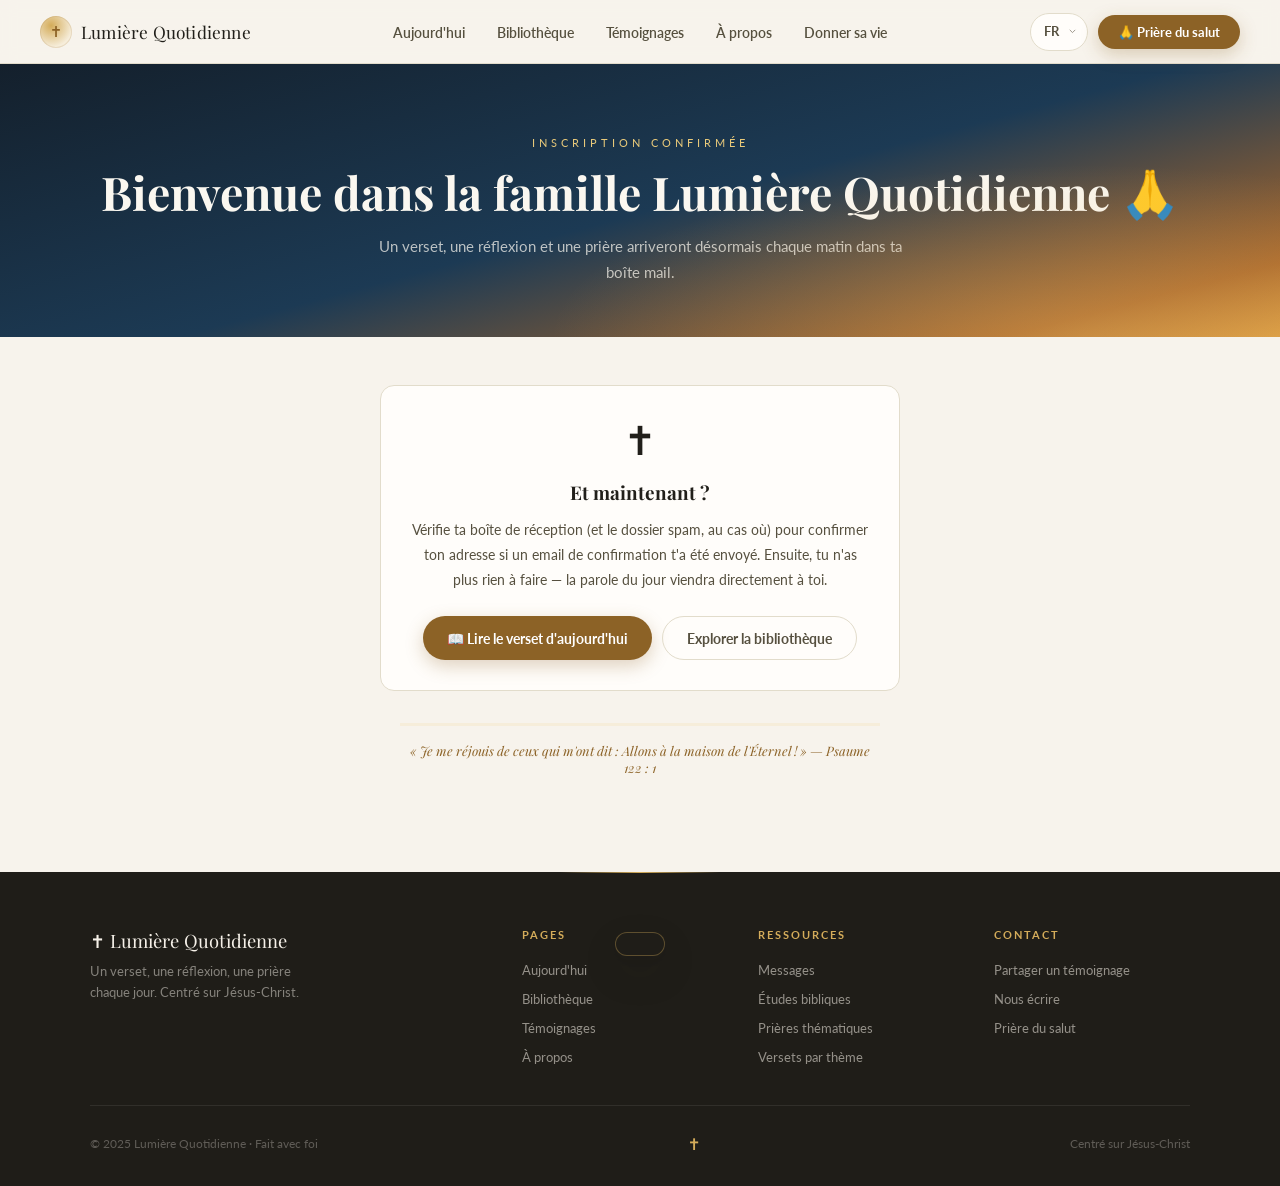
<file: merci.html>
<!DOCTYPE html>
<html lang="fr">
<head>
  <meta charset="UTF-8" />
  <meta name="viewport" content="width=device-width, initial-scale=1.0" />
  <link rel="icon" type="image/svg+xml" href="favicon.svg" />
  <link rel="icon" type="image/png" href="favicon.png" />
  <link rel="preconnect" href="https://fonts.googleapis.com" crossorigin />
  <link rel="preload" as="style" href="https://fonts.googleapis.com/css2?family=Playfair+Display:ital,wght@0,400;0,500;0,700;1,400&family=Lato:wght@300;400;700&display=swap" onload="this.onload=null;this.rel='stylesheet'" />
  <noscript><link href="https://fonts.googleapis.com/css2?family=Playfair+Display:ital,wght@0,400;0,500;0,700;1,400&family=Lato:wght@300;400;700&display=swap" rel="stylesheet" /></noscript>
  <link rel="stylesheet" href="style.css" />

  <title>Merci pour ton inscription — Lumière Quotidienne</title>
  <meta name="description" content="Ton inscription à Lumière Quotidienne est confirmée. Reçois désormais un verset, une réflexion et une prière chaque matin." />
  <meta name="robots" content="noindex" />
</head>
<body>
<nav class="nav">
  <a href="index.html" class="nav-brand">
    <div class="nav-logo">✝</div>
    <span class="nav-name">Lumière Quotidienne</span>
  </a>
  <ul class="nav-links">
    <li><a href="index.html" data-i18n="nav_aujourdhui">Aujourd'hui</a></li>
    <li><a href="bibliotheque.html" data-i18n="nav_bibliotheque">Bibliothèque</a></li>
    <li><a href="temoignages.html" data-i18n="nav_temoignages">Témoignages</a></li>
    <li><a href="apropos.html" data-i18n="nav_apropos">À propos</a></li>
    <li><a href="salut.html" data-i18n="nav_salut">Donner sa vie</a></li>
  </ul>
  <div style="display:flex;align-items:center;gap:10px;">
    <select class="lang-switch" onchange="changerLangue(this.value)" aria-label="Choisir la langue / Choose language">
      <option value="fr">FR</option>
      <option value="en">EN</option>
      <option value="es">ES</option>
      <option value="pt">PT</option>
      <option value="de">DE</option>
      <option value="it">IT</option>
    </select>
    <a href="salut.html" class="nav-cta" data-i18n="nav_cta">🙏 Prière du salut</a>
    <button class="nav-hamburger" id="hamburger"><span></span><span></span><span></span></button>
  </div>
</nav>
<div class="mobile-menu" id="mobileMenu">
  <a href="index.html" data-i18n="nav_aujourdhui">Aujourd'hui</a>
  <a href="bibliotheque.html" data-i18n="nav_bibliotheque">Bibliothèque</a>
  <a href="temoignages.html" data-i18n="nav_temoignages">Témoignages</a>
  <a href="apropos.html" data-i18n="nav_apropos">À propos</a>
  <a href="salut.html" data-i18n="nav_salut">Donner sa vie</a>
  <div class="mobile-lang">
    <select class="lang-switch" onchange="changerLangue(this.value)" aria-label="Choisir la langue / Choose language">
      <option value="fr">Français</option>
      <option value="en">English</option>
      <option value="es">Español</option>
      <option value="pt">Português</option>
      <option value="de">Deutsch</option>
      <option value="it">Italiano</option>
    </select>
  </div>
</div>

<section class="page-header">
  <p class="page-header-label" data-i18n="merci_label">Inscription confirmée</p>
  <h1 class="page-header-title" data-i18n="merci_title">Bienvenue dans la famille Lumière Quotidienne 🙏</h1>
  <p class="page-header-sub" data-i18n="merci_sub">Un verset, une réflexion et une prière arriveront désormais chaque matin dans ta boîte mail.</p>
</section>

<div class="container-sm" style="text-align:center;">
  <div class="card" style="max-width:520px;margin:0 auto 2rem;">
    <div style="font-size:40px;margin-bottom:1rem;">✝</div>
    <h2 class="card-title" data-i18n="merci_next_title">Et maintenant ?</h2>
    <p class="card-text" style="margin-bottom:1.5rem;" data-i18n="merci_next_text">Vérifie ta boîte de réception (et le dossier spam, au cas où) pour confirmer ton adresse si un email de confirmation t'a été envoyé. Ensuite, tu n'as plus rien à faire — la parole du jour viendra directement à toi.</p>
    <div style="display:flex;gap:10px;justify-content:center;flex-wrap:wrap;">
      <a href="index.html" class="btn btn-gold" data-i18n="merci_btn_accueil">📖 Lire le verset d'aujourd'hui</a>
      <a href="bibliotheque.html" class="btn btn-outline" data-i18n="hero_btn_biblio">Explorer la bibliothèque</a>
    </div>
  </div>

  <p class="card-verset" style="max-width:480px;margin:0 auto 3rem;text-align:center;border-left:none;border-top:3px solid var(--gold-pale);padding-left:0;padding-top:1rem;" data-i18n="merci_verset">
    « Je me réjouis de ceux qui m'ont dit : Allons à la maison de l'Éternel ! » — Psaume 122 : 1
  </p>
</div>

<footer>
  <div class="footer-inner">
    <div>
      <p class="footer-brand-name">✝ Lumière Quotidienne</p>
      <p class="footer-brand-desc" data-i18n="footer_desc_short">Un verset, une réflexion, une prière chaque jour. Centré sur Jésus-Christ.</p>
    </div>
    <div>
      <p class="footer-col-title" data-i18n="footer_pages">Pages</p>
      <ul class="footer-links">
        <li><a href="index.html" data-i18n="nav_aujourdhui">Aujourd'hui</a></li>
        <li><a href="bibliotheque.html" data-i18n="nav_bibliotheque">Bibliothèque</a></li>
        <li><a href="temoignages.html" data-i18n="nav_temoignages">Témoignages</a></li>
        <li><a href="apropos.html" data-i18n="nav_apropos">À propos</a></li>
      </ul>
    </div>
    <div>
      <p class="footer-col-title" data-i18n="footer_ressources">Ressources</p>
      <ul class="footer-links">
        <li><a href="bibliotheque.html#messages" data-i18n="footer_link_messages">Messages</a></li>
        <li><a href="bibliotheque.html#etudes" data-i18n="footer_link_etudes">Études bibliques</a></li>
        <li><a href="bibliotheque.html#prieres" data-i18n="footer_link_prieres">Prières thématiques</a></li>
        <li><a href="bibliotheque.html#versets" data-i18n="footer_link_versets">Versets par thème</a></li>
      </ul>
    </div>
    <div>
      <p class="footer-col-title" data-i18n="footer_contact">Contact</p>
      <ul class="footer-links">
        <li><a href="temoignages.html" data-i18n="footer_link_temoignage">Partager un témoignage</a></li>
        <li><a href="apropos.html#contact" data-i18n="footer_link_ecrire">Nous écrire</a></li>
        <li><a href="salut.html" data-i18n="footer_link_salut">Prière du salut</a></li>
      </ul>
    </div>
  </div>
  <div class="footer-bottom">
    <p data-i18n="footer_copyright">© 2025 Lumière Quotidienne · Fait avec foi</p>
    <span class="footer-cross">✝</span>
    <p data-i18n="footer_centered">Centré sur Jésus-Christ</p>
  </div>
</footer>
<div class="toast" id="toast"></div>
<script src="commun.js"></script>
</body>
</html>
</file>
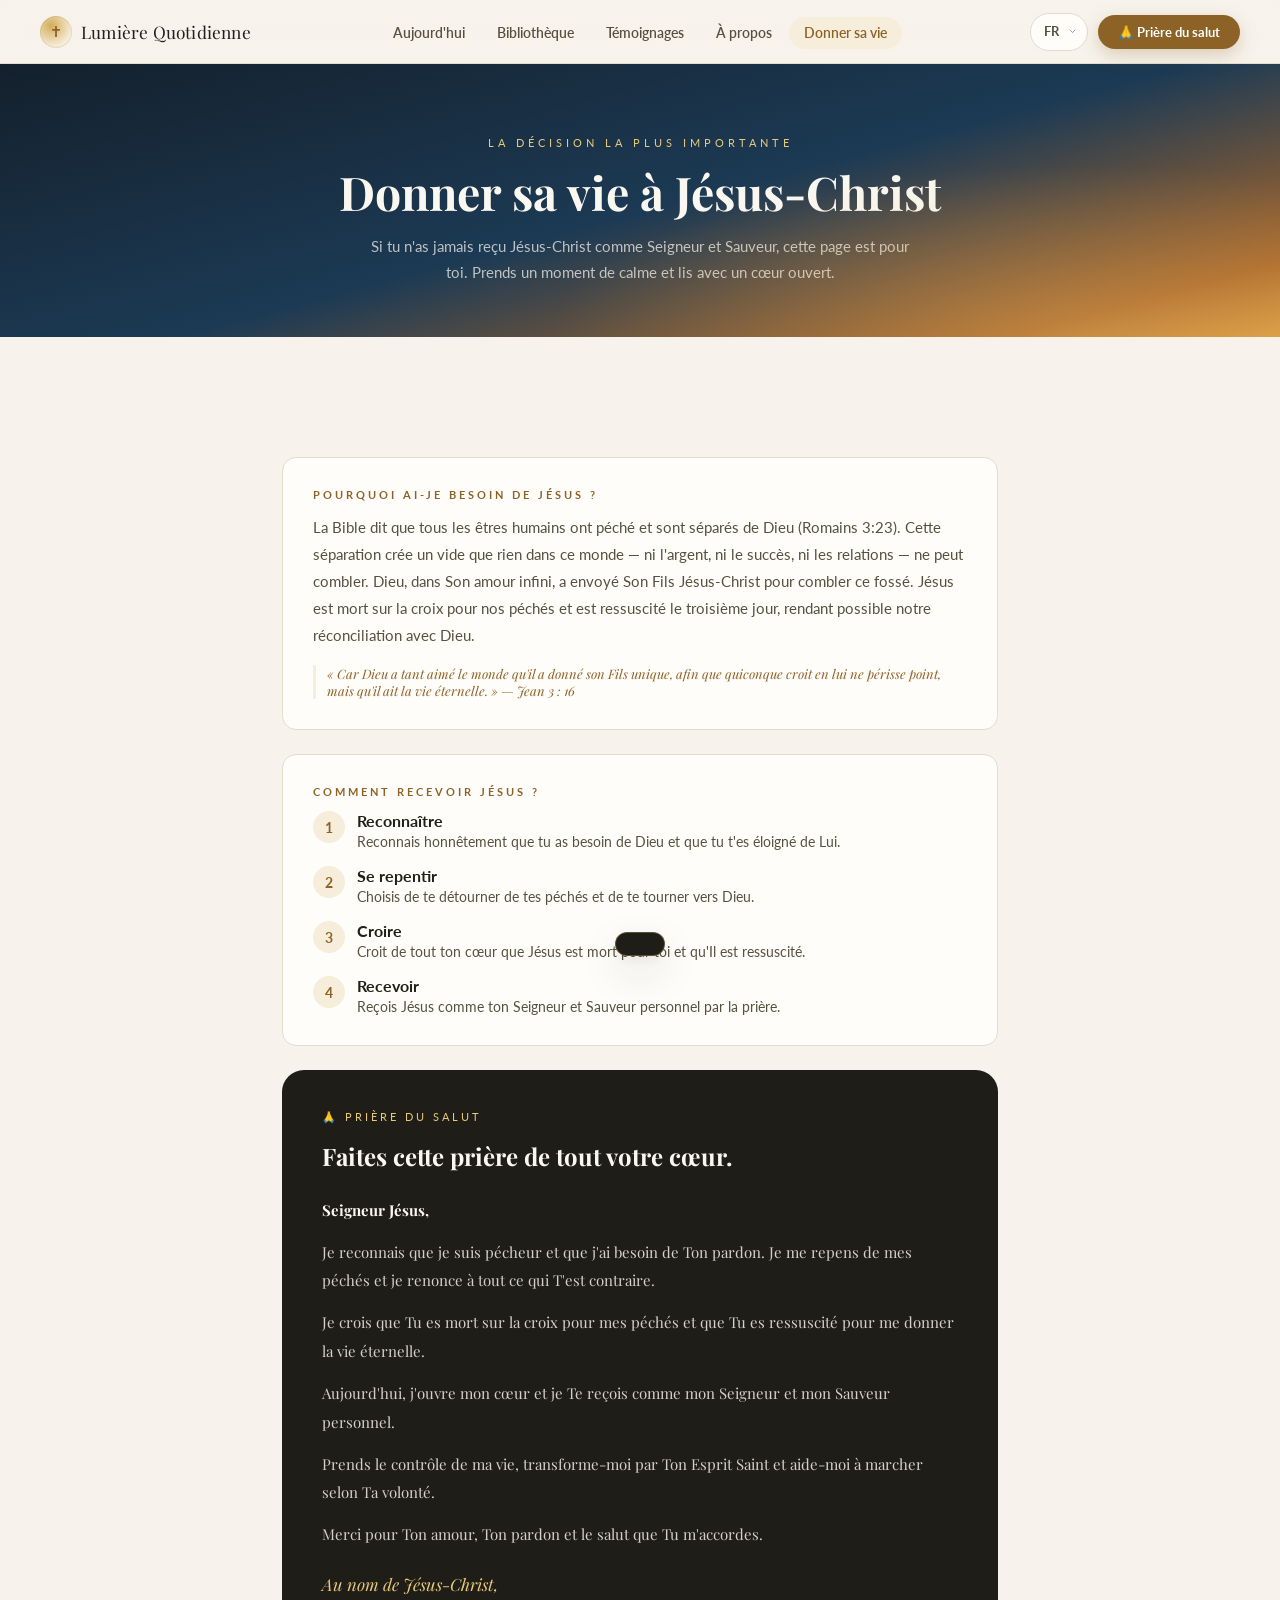
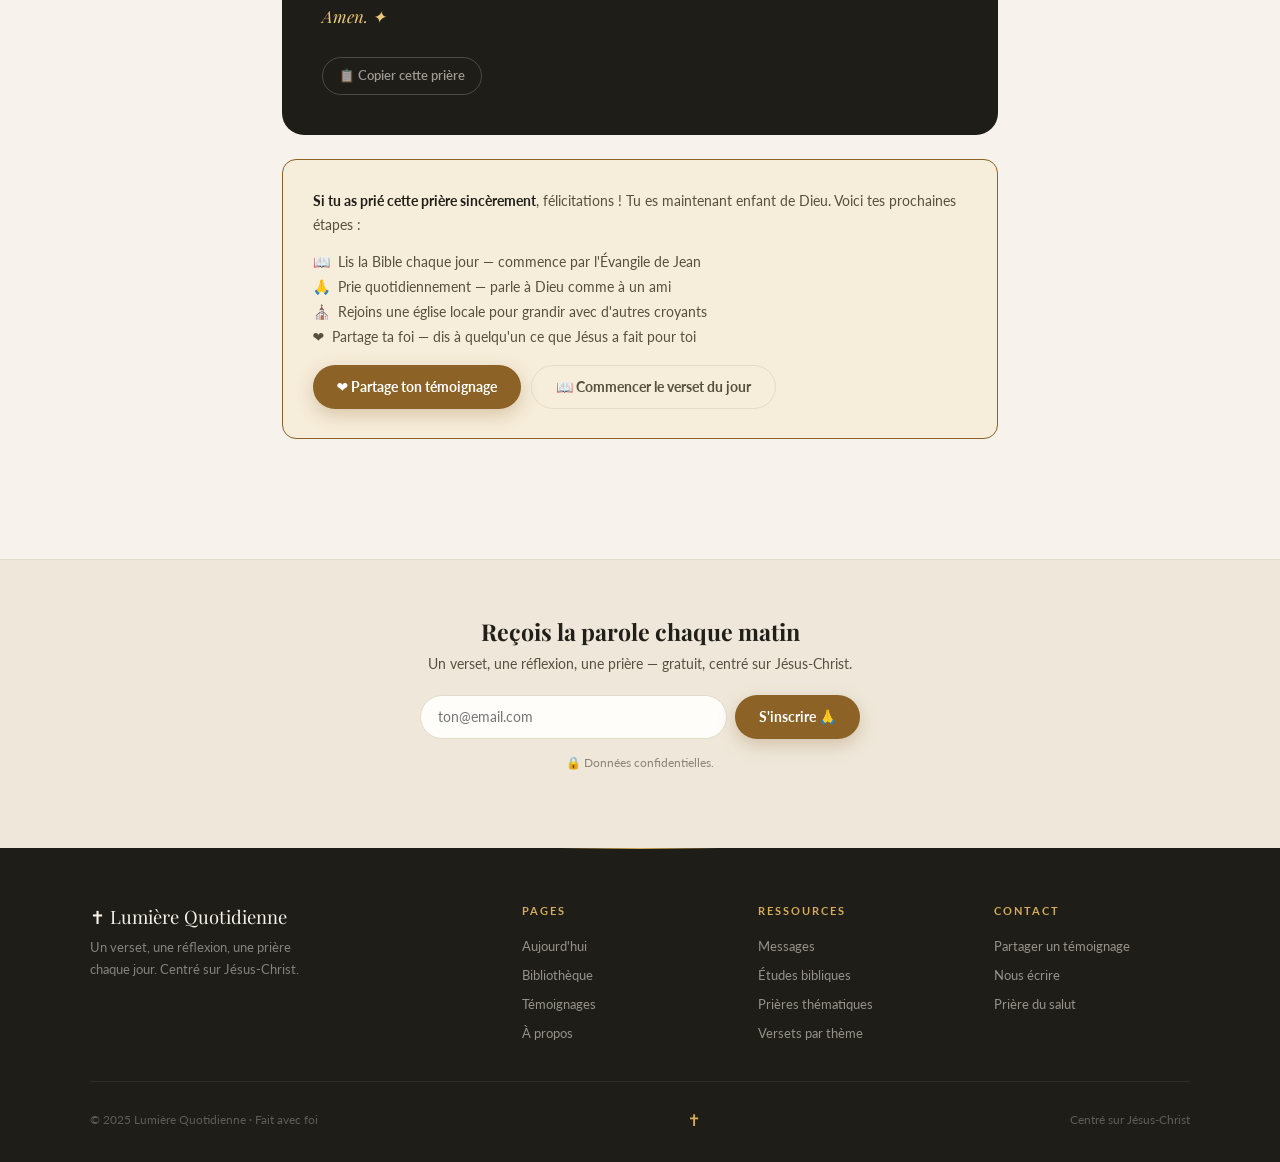
<file: salut.html>
<!DOCTYPE html>
<html lang="fr">
<head>
  <meta charset="UTF-8" />
  <meta name="viewport" content="width=device-width, initial-scale=1.0" />
  <link rel="icon" type="image/svg+xml" href="favicon.svg" />
  <link rel="icon" type="image/png" href="favicon.png" />
  <link rel="preconnect" href="https://fonts.googleapis.com" crossorigin />
  <link rel="preload" as="style" href="https://fonts.googleapis.com/css2?family=Playfair+Display:ital,wght@0,400;0,500;0,700;1,400&family=Lato:wght@300;400;700&display=swap" onload="this.onload=null;this.rel='stylesheet'" />
  <noscript><link href="https://fonts.googleapis.com/css2?family=Playfair+Display:ital,wght@0,400;0,500;0,700;1,400&family=Lato:wght@300;400;700&display=swap" rel="stylesheet" /></noscript>
  <link rel="stylesheet" href="style.css" />

  <title>Donner sa vie à Jésus — Lumière Quotidienne</title>
  <meta name="description" content="Tu veux recevoir Jésus-Christ comme Seigneur et Sauveur ? Fais cette prière du salut de tout ton cœur." />
  <link rel="canonical" href="https://aurelg-sys.github.io/lumiere-quotidienne/salut.html" />
  <meta property="og:type" content="website" />
  <meta property="og:url" content="https://aurelg-sys.github.io/lumiere-quotidienne/salut.html" />
  <meta property="og:title" content="Donner sa vie à Jésus — Lumière Quotidienne" />
  <meta property="og:description" content="Tu veux recevoir Jésus-Christ comme Seigneur et Sauveur ? Fais cette prière du salut de tout ton cœur." />
  <meta property="og:image" content="https://aurelg-sys.github.io/lumiere-quotidienne/images/hero.jpg" />
  <meta name="twitter:card" content="summary_large_image" />
  <meta name="twitter:title" content="Donner sa vie à Jésus — Lumière Quotidienne" />
  <meta name="twitter:description" content="Tu veux recevoir Jésus-Christ comme Seigneur et Sauveur ? Fais cette prière du salut de tout ton cœur." />
  <meta name="twitter:image" content="https://aurelg-sys.github.io/lumiere-quotidienne/images/hero.jpg" />
</head>
<body>
<nav class="nav">
  <a href="index.html" class="nav-brand">
    <div class="nav-logo">✝</div>
    <span class="nav-name">Lumière Quotidienne</span>
  </a>
  <ul class="nav-links">
    <li><a href="index.html" data-i18n="nav_aujourdhui">Aujourd'hui</a></li>
    <li><a href="bibliotheque.html" data-i18n="nav_bibliotheque">Bibliothèque</a></li>
    <li><a href="temoignages.html" data-i18n="nav_temoignages">Témoignages</a></li>
    <li><a href="apropos.html" data-i18n="nav_apropos">À propos</a></li>
    <li><a href="salut.html" data-i18n="nav_salut">Donner sa vie</a></li>
  </ul>
  <div style="display:flex;align-items:center;gap:10px;">
    <select class="lang-switch" onchange="changerLangue(this.value)" aria-label="Choisir la langue / Choose language">
      <option value="fr">FR</option>
      <option value="en">EN</option>
      <option value="es">ES</option>
      <option value="pt">PT</option>
      <option value="de">DE</option>
      <option value="it">IT</option>
    </select>
    <a href="salut.html" class="nav-cta" data-i18n="nav_cta">🙏 Prière du salut</a>
    <button class="nav-hamburger" id="hamburger"><span></span><span></span><span></span></button>
  </div>
</nav>
<div class="mobile-menu" id="mobileMenu">
  <a href="index.html" data-i18n="nav_aujourdhui">Aujourd'hui</a>
  <a href="bibliotheque.html" data-i18n="nav_bibliotheque">Bibliothèque</a>
  <a href="temoignages.html" data-i18n="nav_temoignages">Témoignages</a>
  <a href="apropos.html" data-i18n="nav_apropos">À propos</a>
  <a href="salut.html" data-i18n="nav_salut">Donner sa vie</a>
  <div class="mobile-lang">
    <select class="lang-switch" onchange="changerLangue(this.value)" aria-label="Choisir la langue / Choose language">
      <option value="fr">Français</option>
      <option value="en">English</option>
      <option value="es">Español</option>
      <option value="pt">Português</option>
      <option value="de">Deutsch</option>
      <option value="it">Italiano</option>
    </select>
  </div>
</div>

<div class="page-header">
  <p class="page-header-label" data-i18n="salut_label">La décision la plus importante</p>
  <h1 class="page-header-title" data-i18n="salut_title">Donner sa vie à Jésus-Christ</h1>
  <p class="page-header-sub" data-i18n="salut_sub">Si tu n'as jamais reçu Jésus-Christ comme Seigneur et Sauveur, cette page est pour toi. Prends un moment de calme et lis avec un cœur ouvert.</p>
</div>

<section class="section">
  <div class="container-sm">

    <div class="card" style="margin-bottom:1.5rem;">
      <p class="section-label">Pourquoi ai-je besoin de Jésus ?</p>
      <p style="font-size:15px;color:var(--text-mid);line-height:1.8;">La Bible dit que tous les êtres humains ont péché et sont séparés de Dieu (Romains 3:23). Cette séparation crée un vide que rien dans ce monde — ni l'argent, ni le succès, ni les relations — ne peut combler. Dieu, dans Son amour infini, a envoyé Son Fils Jésus-Christ pour combler ce fossé. Jésus est mort sur la croix pour nos péchés et est ressuscité le troisième jour, rendant possible notre réconciliation avec Dieu.</p>
      <p class="card-verset">« Car Dieu a tant aimé le monde qu'il a donné son Fils unique, afin que quiconque croit en lui ne périsse point, mais qu'il ait la vie éternelle. » — Jean 3 : 16</p>
    </div>

    <div class="card" style="margin-bottom:1.5rem;">
      <p class="section-label">Comment recevoir Jésus ?</p>
      <div style="display:flex;flex-direction:column;gap:1rem;margin-top:0.5rem;">
        <div style="display:flex;gap:12px;align-items:flex-start;">
          <div style="width:32px;height:32px;border-radius:50%;background:var(--gold-pale);color:var(--gold);display:flex;align-items:center;justify-content:center;font-weight:700;font-size:14px;flex-shrink:0;">1</div>
          <div><strong style="color:var(--text);">Reconnaître</strong><p style="font-size:14px;color:var(--text-mid);margin-top:3px;">Reconnais honnêtement que tu as besoin de Dieu et que tu t'es éloigné de Lui.</p></div>
        </div>
        <div style="display:flex;gap:12px;align-items:flex-start;">
          <div style="width:32px;height:32px;border-radius:50%;background:var(--gold-pale);color:var(--gold);display:flex;align-items:center;justify-content:center;font-weight:700;font-size:14px;flex-shrink:0;">2</div>
          <div><strong style="color:var(--text);">Se repentir</strong><p style="font-size:14px;color:var(--text-mid);margin-top:3px;">Choisis de te détourner de tes péchés et de te tourner vers Dieu.</p></div>
        </div>
        <div style="display:flex;gap:12px;align-items:flex-start;">
          <div style="width:32px;height:32px;border-radius:50%;background:var(--gold-pale);color:var(--gold);display:flex;align-items:center;justify-content:center;font-weight:700;font-size:14px;flex-shrink:0;">3</div>
          <div><strong style="color:var(--text);">Croire</strong><p style="font-size:14px;color:var(--text-mid);margin-top:3px;">Croit de tout ton cœur que Jésus est mort pour toi et qu'Il est ressuscité.</p></div>
        </div>
        <div style="display:flex;gap:12px;align-items:flex-start;">
          <div style="width:32px;height:32px;border-radius:50%;background:var(--gold-pale);color:var(--gold);display:flex;align-items:center;justify-content:center;font-weight:700;font-size:14px;flex-shrink:0;">4</div>
          <div><strong style="color:var(--text);">Recevoir</strong><p style="font-size:14px;color:var(--text-mid);margin-top:3px;">Reçois Jésus comme ton Seigneur et Sauveur personnel par la prière.</p></div>
        </div>
      </div>
    </div>

    <!-- PRIÈRE DU SALUT -->
    <div style="background:var(--bg-dark);border-radius:var(--radius-lg);padding:2.5rem;margin-bottom:1.5rem;">
      <p style="font-size:11px;letter-spacing:3px;text-transform:uppercase;color:#E8C97A;margin-bottom:1rem;">🙏 Prière du salut</p>
      <h2 style="font-family:var(--font-d);font-size:1.5rem;color:#FAF7F0;margin-bottom:1.5rem;">Faites cette prière de tout votre cœur.</h2>
      <div id="salutPrayer" style="font-family:var(--font-d);font-size:15px;color:rgba(245,240,232,0.85);line-height:1.9;">
        <p style="margin-bottom:0.85rem;"><strong style="color:#FAF7F0;">Seigneur Jésus,</strong></p>
        <p style="margin-bottom:0.85rem;">Je reconnais que je suis pécheur et que j'ai besoin de Ton pardon. Je me repens de mes péchés et je renonce à tout ce qui T'est contraire.</p>
        <p style="margin-bottom:0.85rem;">Je crois que Tu es mort sur la croix pour mes péchés et que Tu es ressuscité pour me donner la vie éternelle.</p>
        <p style="margin-bottom:0.85rem;">Aujourd'hui, j'ouvre mon cœur et je Te reçois comme mon Seigneur et mon Sauveur personnel.</p>
        <p style="margin-bottom:0.85rem;">Prends le contrôle de ma vie, transforme-moi par Ton Esprit Saint et aide-moi à marcher selon Ta volonté.</p>
        <p style="margin-bottom:1.25rem;">Merci pour Ton amour, Ton pardon et le salut que Tu m'accordes.</p>
        <p style="font-family:var(--font-d);font-style:italic;color:#E8C97A;font-size:1.05rem;">Au nom de Jésus-Christ,<br>Amen. ✦</p>
      </div>
      <button class="btn-copy" style="margin-top:1.5rem;color:rgba(245,240,232,0.6);border-color:rgba(255,255,255,0.2);" onclick="copierTexte(this, document.getElementById('salutPrayer').innerText)">📋 Copier cette prière</button>
    </div>

    <div class="card" style="border-color:var(--gold);background:var(--gold-pale);">
      <p style="font-size:14px;color:var(--text-mid);line-height:1.7;">
        <strong style="color:var(--text);">Si tu as prié cette prière sincèrement</strong>, félicitations ! Tu es maintenant enfant de Dieu. Voici tes prochaines étapes :
      </p>
      <ul style="margin-top:1rem;list-style:none;display:flex;flex-direction:column;gap:8px;">
        <li style="font-size:14px;color:var(--text-mid);display:flex;gap:8px;"><span>📖</span> Lis la Bible chaque jour — commence par l'Évangile de Jean</li>
        <li style="font-size:14px;color:var(--text-mid);display:flex;gap:8px;"><span>🙏</span> Prie quotidiennement — parle à Dieu comme à un ami</li>
        <li style="font-size:14px;color:var(--text-mid);display:flex;gap:8px;"><span>⛪</span> Rejoins une église locale pour grandir avec d'autres croyants</li>
        <li style="font-size:14px;color:var(--text-mid);display:flex;gap:8px;"><span>❤️</span> Partage ta foi — dis à quelqu'un ce que Jésus a fait pour toi</li>
      </ul>
      <div style="margin-top:1.25rem;display:flex;gap:10px;flex-wrap:wrap;">
        <a href="temoignages.html" class="btn btn-gold">❤️ Partage ton témoignage</a>
        <a href="index.html" class="btn btn-outline">📖 Commencer le verset du jour</a>
      </div>
    </div>
  </div>
</section>

<div class="newsletter-strip">
  <h3 data-i18n="newsletter_title">Reçois la parole chaque matin</h3>
  <p data-i18n="newsletter_sub">Un verset, une réflexion, une prière — gratuit, centré sur Jésus-Christ.</p>
  <form id="sib-form" method="POST" action="https://33a5c8a6.sibforms.com/serve/[base64]" data-type="subscription">
    <div class="nl-form">
      <input class="input" type="text" id="EMAIL" name="EMAIL" autocomplete="off" placeholder="ton@email.com" data-required="true" required data-i18n-placeholder="placeholder_email" />
      <button class="sib-form-block__button sib-form-block__button-with-loader btn btn-gold" form="sib-form" type="submit">
        <svg class="icon clickable__icon progress-indicator__icon sib-hide-loader-icon" viewBox="0 0 512 512" style="width:15px;height:15px;">
          <path d="M460.116 373.846l-20.823-12.022c-5.541-3.199-7.54-10.159-4.663-15.874 30.137-59.886 28.343-131.652-5.386-189.946-33.641-58.394-94.896-95.833-161.827-99.676C261.028 55.961 256 50.751 256 44.352V20.309c0-6.904 5.808-12.337 12.703-11.982 83.556 4.306 160.163 50.864 202.11 123.677 42.063 72.696 44.079 162.316 6.031 236.832-3.14 6.148-10.75 8.461-16.728 5.01z" />
        </svg>
        <span data-i18n="btn_inscrire">S'inscrire 🙏</span>
      </button>
    </div>
    <input type="text" name="email_address_check" value="" class="input--hidden" />
    <input type="hidden" name="locale" value="fr" />
  </form>
  <div id="error-message" class="form-error sib-form-message-panel" data-i18n="nl_erreur">❌ Une erreur s'est produite. Réessaie.</div>
  <div id="success-message" class="form-success sib-form-message-panel" data-i18n="nl_succes">✅ Merci ! Tu es maintenant inscrit(e). Que Dieu bénisse chacun de tes matins ! 🙏</div>
  <p style="margin-top:1rem;font-size:12px;color:var(--text-soft);" data-i18n="nl_privacy_short">🔒 Données confidentielles.</p>
</div>
<footer>
  <div class="footer-inner">
    <div>
      <p class="footer-brand-name">✝ Lumière Quotidienne</p>
      <p class="footer-brand-desc" data-i18n="footer_desc_short">Un verset, une réflexion, une prière chaque jour. Centré sur Jésus-Christ.</p>
    </div>
    <div>
      <p class="footer-col-title" data-i18n="footer_pages">Pages</p>
      <ul class="footer-links">
        <li><a href="index.html" data-i18n="nav_aujourdhui">Aujourd'hui</a></li>
        <li><a href="bibliotheque.html" data-i18n="nav_bibliotheque">Bibliothèque</a></li>
        <li><a href="temoignages.html" data-i18n="nav_temoignages">Témoignages</a></li>
        <li><a href="apropos.html" data-i18n="nav_apropos">À propos</a></li>
      </ul>
    </div>
    <div>
      <p class="footer-col-title" data-i18n="footer_ressources">Ressources</p>
      <ul class="footer-links">
        <li><a href="bibliotheque.html#messages" data-i18n="footer_link_messages">Messages</a></li>
        <li><a href="bibliotheque.html#etudes" data-i18n="footer_link_etudes">Études bibliques</a></li>
        <li><a href="bibliotheque.html#prieres" data-i18n="footer_link_prieres">Prières thématiques</a></li>
        <li><a href="bibliotheque.html#versets" data-i18n="footer_link_versets">Versets par thème</a></li>
      </ul>
    </div>
    <div>
      <p class="footer-col-title" data-i18n="footer_contact">Contact</p>
      <ul class="footer-links">
        <li><a href="temoignages.html" data-i18n="footer_link_temoignage">Partager un témoignage</a></li>
        <li><a href="apropos.html#contact" data-i18n="footer_link_ecrire">Nous écrire</a></li>
        <li><a href="salut.html" data-i18n="footer_link_salut">Prière du salut</a></li>
      </ul>
    </div>
  </div>
  <div class="footer-bottom">
    <p data-i18n="footer_copyright">© 2025 Lumière Quotidienne · Fait avec foi</p>
    <span class="footer-cross">✝</span>
    <p data-i18n="footer_centered">Centré sur Jésus-Christ</p>
  </div>
</footer>
<div class="toast" id="toast"></div>
<script src="commun.js"></script>
<script>
  window.REQUIRED_CODE_ERROR_MESSAGE = 'Veuillez choisir un code pays';
  window.LOCALE = 'fr';
  window.EMAIL_INVALID_MESSAGE = window.SMS_INVALID_MESSAGE = "Les informations que vous avez fournies ne sont pas valides. Veuillez vérifier le format du champ et réessayer.";
  window.REQUIRED_ERROR_MESSAGE = "Vous devez renseigner ce champ. ";
  window.GENERIC_INVALID_MESSAGE = "Les informations que vous avez fournies ne sont pas valides. Veuillez vérifier le format du champ et réessayer.";
  window.INVALID_NUMBER = "Les informations que vous avez fournies ne sont pas valides. Veuillez vérifier le format du champ et réessayer.";
  window.INVALID_DATE = "Veuillez saisir une date valide";
  window.REQUIRED_MULTISELECT_MESSAGE = 'Veuillez choisir au moins une option';
  window.translation = {
    common: {
      selectedList: '{quantity} liste sélectionnée',
      selectedLists: '{quantity} listes sélectionnées',
      selectedOption: '{quantity} sélectionné',
      selectedOptions: '{quantity} sélectionnés',
    }
  };
  var AUTOHIDE = Boolean(0);
</script>
<script defer src="https://sibforms.com/forms/end-form/build/main.js"></script>
</body>
</html>
</file>
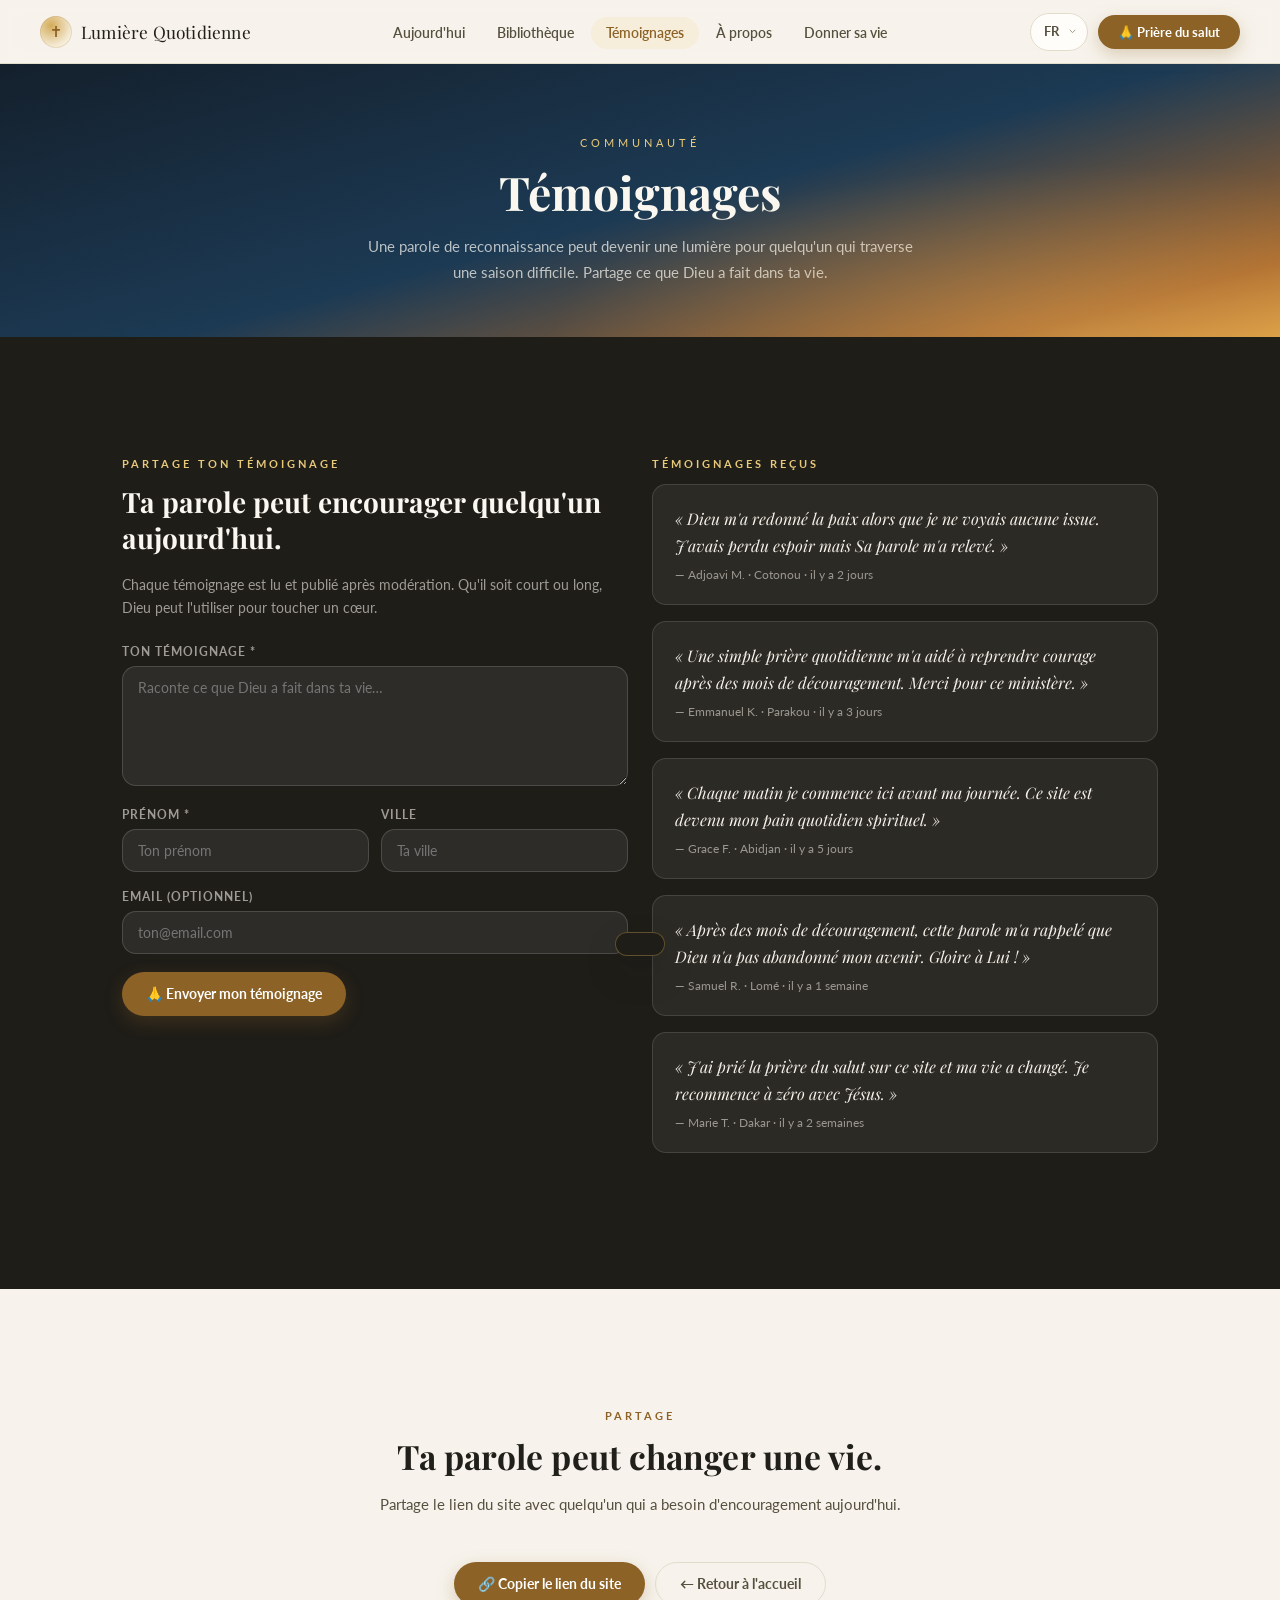
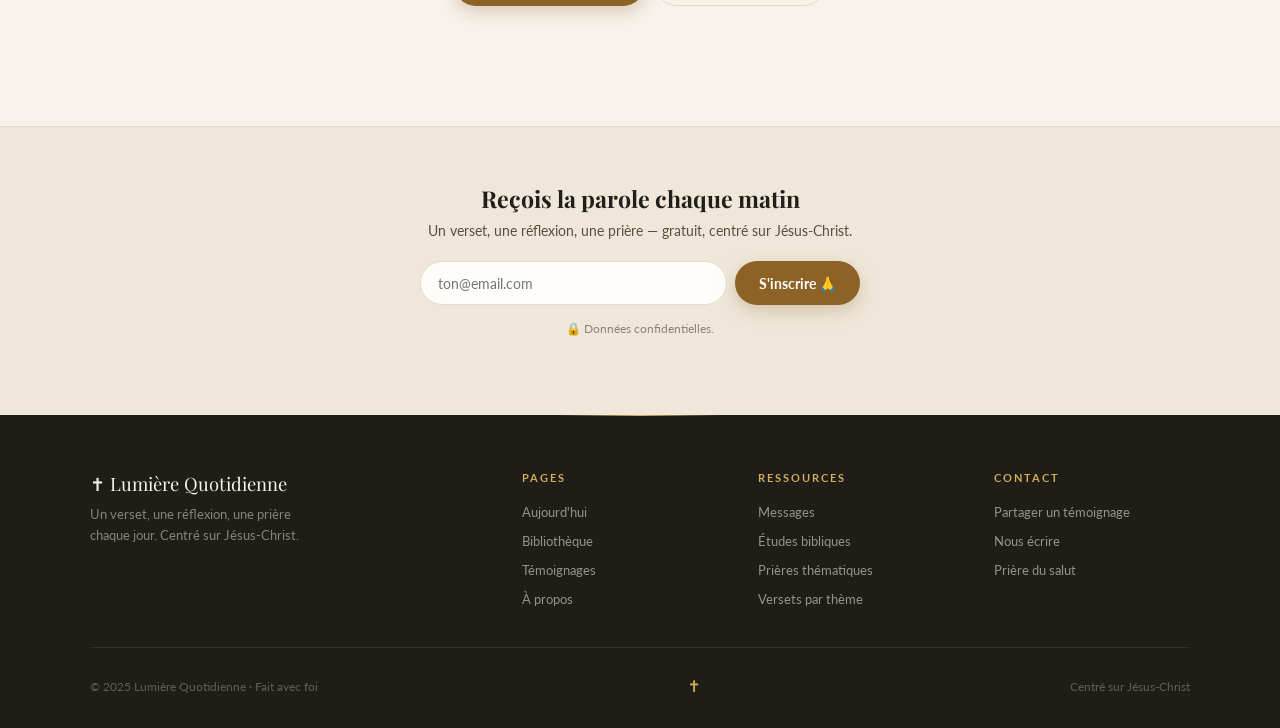
<file: temoignages.html>
<!DOCTYPE html>
<html lang="fr">
<head>
  <meta charset="UTF-8" />
  <meta name="viewport" content="width=device-width, initial-scale=1.0" />
  <link rel="icon" type="image/svg+xml" href="favicon.svg" />
  <link rel="icon" type="image/png" href="favicon.png" />
  <link rel="preconnect" href="https://fonts.googleapis.com" crossorigin />
  <link rel="preload" as="style" href="https://fonts.googleapis.com/css2?family=Playfair+Display:ital,wght@0,400;0,500;0,700;1,400&family=Lato:wght@300;400;700&display=swap" onload="this.onload=null;this.rel='stylesheet'" />
  <noscript><link href="https://fonts.googleapis.com/css2?family=Playfair+Display:ital,wght@0,400;0,500;0,700;1,400&family=Lato:wght@300;400;700&display=swap" rel="stylesheet" /></noscript>
  <link rel="stylesheet" href="style.css" />

  <title>Témoignages — Lumière Quotidienne</title>
  <meta name="description" content="Partage ce que Dieu a fait dans ta vie et lis les témoignages de la communauté." />
  <link rel="canonical" href="https://aurelg-sys.github.io/lumiere-quotidienne/temoignages.html" />
  <meta property="og:type" content="website" />
  <meta property="og:url" content="https://aurelg-sys.github.io/lumiere-quotidienne/temoignages.html" />
  <meta property="og:title" content="Témoignages — Lumière Quotidienne" />
  <meta property="og:description" content="Partage ce que Dieu a fait dans ta vie et lis les témoignages de la communauté." />
  <meta property="og:image" content="https://aurelg-sys.github.io/lumiere-quotidienne/images/hero.jpg" />
  <meta name="twitter:card" content="summary_large_image" />
  <meta name="twitter:title" content="Témoignages — Lumière Quotidienne" />
  <meta name="twitter:description" content="Partage ce que Dieu a fait dans ta vie et lis les témoignages de la communauté." />
  <meta name="twitter:image" content="https://aurelg-sys.github.io/lumiere-quotidienne/images/hero.jpg" />
</head>
<body>
<nav class="nav">
  <a href="index.html" class="nav-brand">
    <div class="nav-logo">✝</div>
    <span class="nav-name">Lumière Quotidienne</span>
  </a>
  <ul class="nav-links">
    <li><a href="index.html" data-i18n="nav_aujourdhui">Aujourd'hui</a></li>
    <li><a href="bibliotheque.html" data-i18n="nav_bibliotheque">Bibliothèque</a></li>
    <li><a href="temoignages.html" data-i18n="nav_temoignages">Témoignages</a></li>
    <li><a href="apropos.html" data-i18n="nav_apropos">À propos</a></li>
    <li><a href="salut.html" data-i18n="nav_salut">Donner sa vie</a></li>
  </ul>
  <div style="display:flex;align-items:center;gap:10px;">
    <select class="lang-switch" onchange="changerLangue(this.value)" aria-label="Choisir la langue / Choose language">
      <option value="fr">FR</option>
      <option value="en">EN</option>
      <option value="es">ES</option>
      <option value="pt">PT</option>
      <option value="de">DE</option>
      <option value="it">IT</option>
    </select>
    <a href="salut.html" class="nav-cta" data-i18n="nav_cta">🙏 Prière du salut</a>
    <button class="nav-hamburger" id="hamburger"><span></span><span></span><span></span></button>
  </div>
</nav>
<div class="mobile-menu" id="mobileMenu">
  <a href="index.html" data-i18n="nav_aujourdhui">Aujourd'hui</a>
  <a href="bibliotheque.html" data-i18n="nav_bibliotheque">Bibliothèque</a>
  <a href="temoignages.html" data-i18n="nav_temoignages">Témoignages</a>
  <a href="apropos.html" data-i18n="nav_apropos">À propos</a>
  <a href="salut.html" data-i18n="nav_salut">Donner sa vie</a>
  <div class="mobile-lang">
    <select class="lang-switch" onchange="changerLangue(this.value)" aria-label="Choisir la langue / Choose language">
      <option value="fr">Français</option>
      <option value="en">English</option>
      <option value="es">Español</option>
      <option value="pt">Português</option>
      <option value="de">Deutsch</option>
      <option value="it">Italiano</option>
    </select>
  </div>
</div>

<div class="page-header">
  <p class="page-header-label" data-i18n="temo_label">Communauté</p>
  <h1 class="page-header-title" data-i18n="temo_title">Témoignages</h1>
  <p class="page-header-sub" data-i18n="temo_sub">Une parole de reconnaissance peut devenir une lumière pour quelqu'un qui traverse une saison difficile. Partage ce que Dieu a fait dans ta vie.</p>
</div>

<section class="section section-bg-dark">
  <div class="container">
    <div class="grid-2" style="align-items:start;">

      <!-- Formulaire -->
      <div>
        <p class="section-label" style="color:#E8C97A;">Partage ton témoignage</p>
        <h2 style="font-family:var(--font-d);font-size:1.75rem;color:#FAF7F0;margin-bottom:1rem;line-height:1.3;">Ta parole peut encourager quelqu'un aujourd'hui.</h2>
        <p style="color:rgba(245,240,232,0.6);font-size:14px;line-height:1.7;margin-bottom:1.5rem;">Chaque témoignage est lu et publié après modération. Qu'il soit court ou long, Dieu peut l'utiliser pour toucher un cœur.</p>

        <form id="temoForm" action="https://formspree.io/f/mjgqawrr" method="POST" onsubmit="return soumettreForm(event)">
          <input type="hidden" name="_subject" value="✝️ Nouveau témoignage — Lumière Quotidienne" />

          <div class="form-group">
            <label class="form-label" style="color:rgba(245,240,232,0.6);">Ton témoignage *</label>
            <textarea name="temoignage" class="form-input form-textarea" placeholder="Raconte ce que Dieu a fait dans ta vie…" required style="background:rgba(255,255,255,0.07);border-color:rgba(255,255,255,0.15);color:#F5F0E8;height:120px;"></textarea>
          </div>
          <div class="form-row">
            <div class="form-group">
              <label class="form-label" style="color:rgba(245,240,232,0.6);">Prénom *</label>
              <input type="text" name="prenom" class="form-input" placeholder="Ton prénom" required style="background:rgba(255,255,255,0.07);border-color:rgba(255,255,255,0.15);color:#F5F0E8;" />
            </div>
            <div class="form-group">
              <label class="form-label" style="color:rgba(245,240,232,0.6);">Ville</label>
              <input type="text" name="ville" class="form-input" placeholder="Ta ville" style="background:rgba(255,255,255,0.07);border-color:rgba(255,255,255,0.15);color:#F5F0E8;" />
            </div>
          </div>
          <div class="form-group">
            <label class="form-label" style="color:rgba(245,240,232,0.6);">Email (optionnel)</label>
            <input type="email" name="email" class="form-input" placeholder="ton@email.com" style="background:rgba(255,255,255,0.07);border-color:rgba(255,255,255,0.15);color:#F5F0E8;" />
          </div>
          <button type="submit" class="btn btn-gold" id="temoBtn">🙏 Envoyer mon témoignage</button>
          <div id="temoSucces" class="form-success">✅ Merci ! Ton témoignage a été reçu. Il sera publié après modération. Que Dieu te bénisse ! 🙏</div>
          <div id="temoErreur" class="form-error">❌ Une erreur s'est produite. Vérifie ta connexion et réessaie.</div>
        </form>
      </div>

      <!-- Témoignages publiés -->
      <div>
        <p class="section-label" style="color:#E8C97A;">Témoignages reçus</p>
        <div class="temo-bubble">
          <p class="temo-quote">« Dieu m'a redonné la paix alors que je ne voyais aucune issue. J'avais perdu espoir mais Sa parole m'a relevé. »</p>
          <p class="temo-author">— Adjoavi M. · Cotonou · il y a 2 jours</p>
        </div>
        <div class="temo-bubble">
          <p class="temo-quote">« Une simple prière quotidienne m'a aidé à reprendre courage après des mois de découragement. Merci pour ce ministère. »</p>
          <p class="temo-author">— Emmanuel K. · Parakou · il y a 3 jours</p>
        </div>
        <div class="temo-bubble">
          <p class="temo-quote">« Chaque matin je commence ici avant ma journée. Ce site est devenu mon pain quotidien spirituel. »</p>
          <p class="temo-author">— Grace F. · Abidjan · il y a 5 jours</p>
        </div>
        <div class="temo-bubble">
          <p class="temo-quote">« Après des mois de découragement, cette parole m'a rappelé que Dieu n'a pas abandonné mon avenir. Gloire à Lui ! »</p>
          <p class="temo-author">— Samuel R. · Lomé · il y a 1 semaine</p>
        </div>
        <div class="temo-bubble">
          <p class="temo-quote">« J'ai prié la prière du salut sur ce site et ma vie a changé. Je recommence à zéro avec Jésus. »</p>
          <p class="temo-author">— Marie T. · Dakar · il y a 2 semaines</p>
        </div>
      </div>
    </div>
  </div>
</section>

<section class="section">
  <div class="container" style="text-align:center;">
    <p class="section-label">Partage</p>
    <h2 class="section-title section-title-center">Ta parole peut changer une vie.</h2>
    <p class="section-sub section-sub-center">Partage le lien du site avec quelqu'un qui a besoin d'encouragement aujourd'hui.</p>
    <div style="display:flex;gap:10px;justify-content:center;flex-wrap:wrap;">
      <button class="btn btn-gold" onclick="copyLink()">🔗 Copier le lien du site</button>
      <a href="index.html" class="btn btn-outline">← Retour à l'accueil</a>
    </div>
  </div>
</section>

<div class="newsletter-strip">
  <h3 data-i18n="newsletter_title">Reçois la parole chaque matin</h3>
  <p data-i18n="newsletter_sub">Un verset, une réflexion, une prière — gratuit, centré sur Jésus-Christ.</p>
  <form id="sib-form" method="POST" action="https://33a5c8a6.sibforms.com/serve/[base64]" data-type="subscription">
    <div class="nl-form">
      <input class="input" type="text" id="EMAIL" name="EMAIL" autocomplete="off" placeholder="ton@email.com" data-required="true" required data-i18n-placeholder="placeholder_email" />
      <button class="sib-form-block__button sib-form-block__button-with-loader btn btn-gold" form="sib-form" type="submit">
        <svg class="icon clickable__icon progress-indicator__icon sib-hide-loader-icon" viewBox="0 0 512 512" style="width:15px;height:15px;">
          <path d="M460.116 373.846l-20.823-12.022c-5.541-3.199-7.54-10.159-4.663-15.874 30.137-59.886 28.343-131.652-5.386-189.946-33.641-58.394-94.896-95.833-161.827-99.676C261.028 55.961 256 50.751 256 44.352V20.309c0-6.904 5.808-12.337 12.703-11.982 83.556 4.306 160.163 50.864 202.11 123.677 42.063 72.696 44.079 162.316 6.031 236.832-3.14 6.148-10.75 8.461-16.728 5.01z" />
        </svg>
        <span data-i18n="btn_inscrire">S'inscrire 🙏</span>
      </button>
    </div>
    <input type="text" name="email_address_check" value="" class="input--hidden" />
    <input type="hidden" name="locale" value="fr" />
  </form>
  <div id="error-message" class="form-error sib-form-message-panel" data-i18n="nl_erreur">❌ Une erreur s'est produite. Réessaie.</div>
  <div id="success-message" class="form-success sib-form-message-panel" data-i18n="nl_succes">✅ Merci ! Tu es maintenant inscrit(e). Que Dieu bénisse chacun de tes matins ! 🙏</div>
  <p style="margin-top:1rem;font-size:12px;color:var(--text-soft);" data-i18n="nl_privacy_short">🔒 Données confidentielles.</p>
</div>
<footer>
  <div class="footer-inner">
    <div>
      <p class="footer-brand-name">✝ Lumière Quotidienne</p>
      <p class="footer-brand-desc" data-i18n="footer_desc_short">Un verset, une réflexion, une prière chaque jour. Centré sur Jésus-Christ.</p>
    </div>
    <div>
      <p class="footer-col-title" data-i18n="footer_pages">Pages</p>
      <ul class="footer-links">
        <li><a href="index.html" data-i18n="nav_aujourdhui">Aujourd'hui</a></li>
        <li><a href="bibliotheque.html" data-i18n="nav_bibliotheque">Bibliothèque</a></li>
        <li><a href="temoignages.html" data-i18n="nav_temoignages">Témoignages</a></li>
        <li><a href="apropos.html" data-i18n="nav_apropos">À propos</a></li>
      </ul>
    </div>
    <div>
      <p class="footer-col-title" data-i18n="footer_ressources">Ressources</p>
      <ul class="footer-links">
        <li><a href="bibliotheque.html#messages" data-i18n="footer_link_messages">Messages</a></li>
        <li><a href="bibliotheque.html#etudes" data-i18n="footer_link_etudes">Études bibliques</a></li>
        <li><a href="bibliotheque.html#prieres" data-i18n="footer_link_prieres">Prières thématiques</a></li>
        <li><a href="bibliotheque.html#versets" data-i18n="footer_link_versets">Versets par thème</a></li>
      </ul>
    </div>
    <div>
      <p class="footer-col-title" data-i18n="footer_contact">Contact</p>
      <ul class="footer-links">
        <li><a href="temoignages.html" data-i18n="footer_link_temoignage">Partager un témoignage</a></li>
        <li><a href="apropos.html#contact" data-i18n="footer_link_ecrire">Nous écrire</a></li>
        <li><a href="salut.html" data-i18n="footer_link_salut">Prière du salut</a></li>
      </ul>
    </div>
  </div>
  <div class="footer-bottom">
    <p data-i18n="footer_copyright">© 2025 Lumière Quotidienne · Fait avec foi</p>
    <span class="footer-cross">✝</span>
    <p data-i18n="footer_centered">Centré sur Jésus-Christ</p>
  </div>
</footer>
<div class="toast" id="toast"></div>
<script src="commun.js"></script>

<script>
async function soumettreForm(e) {
  e.preventDefault();
  const btn = document.getElementById('temoBtn');
  const ok = document.getElementById('temoSucces');
  const err = document.getElementById('temoErreur');
  ok.style.display = 'none'; err.style.display = 'none';
  btn.textContent = 'Envoi…'; btn.disabled = true;
  try {
    const res = await fetch('https://formspree.io/f/mjgqawrr', {
      method: 'POST', body: new FormData(document.getElementById('temoForm')),
      headers: { 'Accept': 'application/json' }
    });
    if (res.ok) { ok.style.display = 'block'; document.getElementById('temoForm').reset(); }
    else err.style.display = 'block';
  } catch(ex) { err.style.display = 'block'; }
  btn.textContent = '🙏 Envoyer mon témoignage'; btn.disabled = false;
  return false;
}
function copyLink() {
  navigator.clipboard.writeText('https://aurelg-sys.github.io/lumiere-quotidienne')
    .then(() => showToast('🔗 Lien copié ! Partage-le avec tes proches.'))
    .catch(() => showToast('Copie non disponible.'));
}
</script>
<script>
  window.REQUIRED_CODE_ERROR_MESSAGE = 'Veuillez choisir un code pays';
  window.LOCALE = 'fr';
  window.EMAIL_INVALID_MESSAGE = window.SMS_INVALID_MESSAGE = "Les informations que vous avez fournies ne sont pas valides. Veuillez vérifier le format du champ et réessayer.";
  window.REQUIRED_ERROR_MESSAGE = "Vous devez renseigner ce champ. ";
  window.GENERIC_INVALID_MESSAGE = "Les informations que vous avez fournies ne sont pas valides. Veuillez vérifier le format du champ et réessayer.";
  window.INVALID_NUMBER = "Les informations que vous avez fournies ne sont pas valides. Veuillez vérifier le format du champ et réessayer.";
  window.INVALID_DATE = "Veuillez saisir une date valide";
  window.REQUIRED_MULTISELECT_MESSAGE = 'Veuillez choisir au moins une option';
  window.translation = {
    common: {
      selectedList: '{quantity} liste sélectionnée',
      selectedLists: '{quantity} listes sélectionnées',
      selectedOption: '{quantity} sélectionné',
      selectedOptions: '{quantity} sélectionnés',
    }
  };
  var AUTOHIDE = Boolean(0);
</script>
<script defer src="https://sibforms.com/forms/end-form/build/main.js"></script>
</body>
</html>
</file>
<file: style.css>
/* ============================================================
   LUMIÈRE QUOTIDIENNE — Feuille de style commune
   Système de design : lumière chaude, sérénité, sobriété
   ============================================================ */

*, *::before, *::after { box-sizing: border-box; margin: 0; padding: 0; }
html { scroll-behavior: smooth; }
@media (prefers-reduced-motion: reduce) {
  html { scroll-behavior: auto; }
  *, *::before, *::after { animation-duration: 0.001ms !important; animation-iteration-count: 1 !important; transition-duration: 0.001ms !important; }
}

:root {
  --bg:          #F7F3EC;
  --bg-alt:      #EFE8DA;
  --bg-card:     #FFFDFA;
  --bg-dark:     #1F1D18;
  --bg-dark-alt: #29261F;

  --gold:        #8C6226;  /* couleur interactive — AA sur clair et sur blanc */
  --gold-mid:    #A97A2E;  /* état hover */
  --gold-warm:   #D4AC5A;  /* accent décoratif sur fond sombre */
  --gold-pale-tx:#E8C97A;  /* texte doré clair sur fond sombre */
  --gold-pale:   #F6EDDA;  /* fond de badge/chip sur fond clair */

  --text:        #211F1A;
  --text-mid:    #56503F;
  --text-soft:   #8C8577;

  --border:      #E2DCCB;
  --border-dark: rgba(255,255,255,0.12);

  --sage:        #5C7A4E;
  --sage-light:  #EAF3DE;
  --error:       #A6382C;
  --error-bg:    #FBEAEA;

  --radius:      14px;
  --radius-lg:   22px;
  --radius-full: 999px;

  --shadow:      0 1px 2px rgba(33,31,26,0.04), 0 8px 24px rgba(33,31,26,0.07);
  --shadow-lg:   0 4px 10px rgba(33,31,26,0.06), 0 16px 40px rgba(33,31,26,0.12);
  --shadow-gold: 0 6px 18px rgba(140,98,38,0.28);

  --font-d: 'Playfair Display', Georgia, serif;
  --font-b: 'Lato', system-ui, sans-serif;

  --ease: cubic-bezier(.4,0,.2,1);
}

body { background: var(--bg); font-family: var(--font-b); color: var(--text); min-height: 100vh; -webkit-font-smoothing: antialiased; }

/* Focus visible — accessibilité clavier */
a:focus-visible, button:focus-visible, input:focus-visible, textarea:focus-visible, [tabindex]:focus-visible {
  outline: 2px solid var(--gold);
  outline-offset: 3px;
  border-radius: 4px;
}

/* ── NAVBAR ── */
.nav {
  position: sticky; top: 0; z-index: 100;
  background: rgba(247,243,236,0.92); backdrop-filter: saturate(160%) blur(8px);
  border-bottom: 1px solid var(--border);
  display: flex; align-items: center; justify-content: space-between;
  padding: 0 2.5rem; height: 64px;
}
.nav-brand { display: flex; align-items: center; gap: 9px; text-decoration: none; }
.nav-logo { width: 32px; height: 32px; border-radius: 50%; background: radial-gradient(circle at 35% 30%, var(--gold-warm), var(--gold-pale) 70%); display: flex; align-items: center; justify-content: center; font-size: 15px; color: var(--gold); box-shadow: inset 0 0 0 1px rgba(140,98,38,0.15); }
.nav-name { font-family: var(--font-d); font-size: 1.08rem; color: var(--text); letter-spacing: 0.2px; }
.nav-links { display: flex; gap: 2px; list-style: none; }
.nav-links a { color: var(--text-mid); text-decoration: none; font-size: 13.5px; font-weight: 600; padding: 8px 15px; border-radius: var(--radius-full); transition: color .18s var(--ease), background .18s var(--ease); }
.nav-links a:hover { color: var(--gold); background: var(--gold-pale); }
.nav-links a.active { color: var(--gold); background: var(--gold-pale); }
.nav-right { display: flex; align-items: center; gap: 10px; }
.nav-cta { background: var(--gold); color: #fff; border: none; border-radius: var(--radius-full); padding: 9px 20px; font-size: 13px; font-weight: 700; cursor: pointer; font-family: var(--font-b); transition: background .18s var(--ease), transform .18s var(--ease), box-shadow .18s var(--ease); text-decoration: none; box-shadow: var(--shadow-gold); }
.nav-cta:hover { background: var(--gold-mid); transform: translateY(-1px); }
.nav-hamburger { display: none; flex-direction: column; gap: 5px; cursor: pointer; padding: 10px; background: none; border: none; min-width: 44px; min-height: 44px; align-items: center; justify-content: center; }
.lang-switch { appearance: none; background: var(--bg-card) url("data:image/svg+xml,%3Csvg xmlns='http://www.w3.org/2000/svg' viewBox='0 0 20 20' fill='%238C8577'%3E%3Cpath d='M5.5 7.5l4.5 4.5 4.5-4.5' stroke='%238C8577' stroke-width='1.5' fill='none' stroke-linecap='round' stroke-linejoin='round'/%3E%3C/svg%3E") no-repeat right 9px center / 11px; border: 1px solid var(--border); border-radius: var(--radius-full); padding: 8px 26px 8px 13px; font-size: 12.5px; font-weight: 700; color: var(--text-mid); font-family: var(--font-b); cursor: pointer; min-height: 38px; transition: border-color .18s var(--ease); }
.lang-switch:hover { border-color: var(--gold); }
.mobile-lang { padding: 12px 4px 4px; }
.mobile-lang .lang-switch { width: 100%; }

/* ── Formulaire newsletter Brevo — restylé aux couleurs du site ── */
.sib-form-message-panel { display: none; }
.input--hidden { display: none !important; }
.sib-hide-loader-icon { display: none; }
#sib-form .sib-form-block__button svg { vertical-align: -3px; margin-right: 6px; }
#sib-form .sib-form-block__button { border: none; }
.nav-hamburger span { display: block; width: 20px; height: 2px; background: var(--text); border-radius: 2px; transition: transform .2s var(--ease), opacity .2s var(--ease); }
.mobile-menu { display: none; position: fixed; top: 64px; left: 0; right: 0; background: var(--bg-card); border-bottom: 1px solid var(--border); padding: 0.5rem 1.5rem 1rem; z-index: 99; flex-direction: column; gap: 2px; box-shadow: var(--shadow-lg); }
.mobile-menu.open { display: flex; }
.mobile-menu a { color: var(--text-mid); text-decoration: none; font-size: 15px; font-weight: 600; padding: 13px 4px; border-bottom: 1px solid var(--border); }
.mobile-menu a:hover, .mobile-menu a:active { color: var(--gold); }

/* ── PAGE HEADER ── */
.page-header {
  background: linear-gradient(165deg, #14202C 0%, #1c3a54 52%, #a9672a 88%, #d99a3f 100%);
  padding: 4.5rem 2.5rem 3.25rem;
  text-align: center;
  position: relative;
  overflow: hidden;
}
.page-header::after {
  content: ''; position: absolute; inset: 0;
  background: radial-gradient(ellipse 60% 90% at 85% 100%, rgba(233,183,101,0.35), transparent 70%);
  pointer-events: none;
}
.page-header-label { font-size: 11px; letter-spacing: 4px; text-transform: uppercase; color: var(--gold-pale-tx); margin-bottom: 0.85rem; position: relative; }
.page-header-title { font-family: var(--font-d); font-size: clamp(1.9rem, 4vw, 2.9rem); color: #FAF7F0; line-height: 1.25; margin-bottom: 0.85rem; position: relative; }
.page-header-sub { font-size: 15px; color: rgba(250,247,240,0.72); max-width: 560px; margin: 0 auto; line-height: 1.7; position: relative; }

/* ── LAYOUT ── */
.container { max-width: 1100px; margin: 0 auto; padding: 3rem 2rem; }
.container-sm { max-width: 780px; margin: 0 auto; padding: 3rem 2rem; }
.section { padding: 4.5rem 2.5rem; }
.section-bg-alt { background: var(--bg-alt); }
.section-bg-dark { background: var(--bg-dark); }
.section-label { font-size: 11px; letter-spacing: 3px; text-transform: uppercase; color: var(--gold); font-weight: 700; margin-bottom: 0.85rem; }
.section-title { font-family: var(--font-d); font-size: clamp(1.6rem, 3vw, 2.1rem); line-height: 1.3; color: var(--text); margin-bottom: 0.85rem; letter-spacing: 0.1px; }
.section-title-center { text-align: center; }
.section-sub { font-size: 15px; color: var(--text-mid); line-height: 1.7; margin-bottom: 2.75rem; }
.section-sub-center { text-align: center; max-width: 600px; margin-left: auto; margin-right: auto; }

/* ── CARD ── */
.card { background: var(--bg-card); border: 1px solid var(--border); border-radius: var(--radius); padding: 1.85rem; margin-bottom: 1.25rem; transition: box-shadow .2s var(--ease), transform .2s var(--ease), border-color .2s var(--ease); }
.card:last-child { margin-bottom: 0; }
.card-tag { display: inline-block; background: var(--gold-pale); color: var(--gold); font-size: 11px; font-weight: 700; letter-spacing: 1.5px; text-transform: uppercase; padding: 4px 11px; border-radius: var(--radius-full); margin-bottom: 0.75rem; }
.card-title { font-family: var(--font-d); font-size: 1.18rem; color: var(--text); margin-bottom: 0.75rem; }
.card-text { font-size: 14px; color: var(--text-mid); line-height: 1.8; }
.card-verset { font-family: var(--font-d); font-style: italic; font-size: 13px; color: var(--gold); border-left: 3px solid var(--gold-pale); padding-left: 11px; margin-top: 1rem; }

/* ── BUTTONS ── */
.btn { display: inline-flex; align-items: center; justify-content: center; gap: 7px; border-radius: var(--radius-full); padding: 11px 24px; min-height: 44px; font-size: 14px; font-weight: 700; cursor: pointer; font-family: var(--font-b); transition: background .18s var(--ease), color .18s var(--ease), border-color .18s var(--ease), transform .18s var(--ease), box-shadow .18s var(--ease); text-decoration: none; border: none; }
.btn-gold { background: var(--gold); color: #fff; box-shadow: var(--shadow-gold); }
.btn-gold:hover { background: var(--gold-mid); transform: translateY(-1px); box-shadow: 0 8px 22px rgba(140,98,38,0.34); }
.btn-outline { background: transparent; color: var(--text-mid); border: 1.5px solid var(--border); }
.btn-outline:hover { border-color: var(--gold); color: var(--gold); background: var(--gold-pale); }
.btn-outline:disabled { opacity: 0.4; cursor: not-allowed; }
.btn-outline:disabled:hover { border-color: var(--border); color: var(--text-mid); background: transparent; }
.btn-sm { padding: 7px 17px; min-height: 38px; font-size: 12.5px; }
.btn-copy { background: none; border: 1px solid var(--border); border-radius: var(--radius-full); padding: 7px 16px; min-height: 38px; font-size: 12.5px; color: var(--text-soft); cursor: pointer; font-family: var(--font-b); font-weight: 600; transition: all .18s var(--ease); }
.btn-copy:hover { border-color: var(--gold); color: var(--gold); background: var(--gold-pale); }

/* ── GRILLES ── */
.grid-2 { display: grid; grid-template-columns: 1fr 1fr; gap: 1.5rem; }
.grid-3 { display: grid; grid-template-columns: repeat(3, 1fr); gap: 1.25rem; }
.grid-4 { display: grid; grid-template-columns: repeat(4, 1fr); gap: 1.25rem; }

/* ── PRIÈRE CARD DARK ── */
.priere-dark { background: linear-gradient(155deg, var(--bg-dark) 0%, var(--bg-dark-alt) 100%); border-radius: var(--radius); padding: 1.6rem; border: 1px solid var(--border-dark); }
.priere-dark-icon { font-size: 22px; margin-bottom: 0.75rem; }
.priere-dark-titre { font-family: var(--font-d); font-size: 1.05rem; color: #F5F0E8; margin-bottom: 0.75rem; }
.priere-dark-texte { font-family: var(--font-d); font-style: italic; font-size: 13px; color: rgba(245,240,232,0.78); line-height: 1.8; margin-bottom: 1rem; }

/* ── VERSET BAND ── */
.verset-band { background: linear-gradient(150deg, var(--bg-dark) 0%, #1c3a54 100%); border-radius: var(--radius); padding: 2.25rem 1.75rem; text-align: center; position: relative; overflow: hidden; margin: 2rem 0; }
.verset-band::before { content: ''; position: absolute; inset: -20% -10% auto auto; width: 60%; height: 140%; background: radial-gradient(circle, rgba(216,168,90,0.18), transparent 65%); pointer-events: none; }
.verset-band-text { font-family: var(--font-d); font-style: italic; color: #FAF7F0; font-size: 1.15rem; line-height: 1.75; position: relative; }
.verset-band-ref { margin-top: 0.85rem; color: var(--gold-pale-tx); font-size: 13px; letter-spacing: 1px; position: relative; }

/* ── THÈME CHIPS ── */
.themes-grid { display: flex; flex-wrap: wrap; gap: 8px; margin-bottom: 2rem; }
.theme-chip { background: var(--bg-card); border: 1px solid var(--border); border-radius: var(--radius-full); padding: 8px 17px; min-height: 38px; cursor: pointer; transition: all .18s var(--ease); text-decoration: none; display: inline-flex; align-items: center; gap: 6px; font-size: 13px; color: var(--text-mid); font-weight: 700; }
.theme-chip:hover, .theme-chip.active { border-color: var(--gold); background: var(--gold-pale); color: var(--gold); }

/* ── VERSETS THÈME ── */
.theme-section { background: var(--bg-card); border: 1px solid var(--border); border-radius: var(--radius); overflow: hidden; margin-bottom: 1rem; }
.theme-header { display: flex; align-items: center; gap: 8px; padding: 1rem 1.35rem; font-size: 13px; font-weight: 700; letter-spacing: 1px; background: var(--gold-pale); color: var(--text); }
.versets-liste { display: grid; grid-template-columns: repeat(auto-fit, minmax(220px, 1fr)); }
.verset-item { padding: 1.1rem 1.35rem; border-top: 1px solid var(--border); }
.vi-texte { font-family: var(--font-d); font-style: italic; font-size: 13.5px; color: var(--text); line-height: 1.65; margin-bottom: 0.4rem; }
.vi-ref { font-size: 11px; color: var(--gold); font-weight: 700; letter-spacing: 0.5px; }

/* ── TEMOIGNAGES ── */
.temo-bubble { background: rgba(255,255,255,0.06); border: 1px solid var(--border-dark); border-radius: var(--radius); padding: 1.35rem; margin-bottom: 1rem; transition: border-color .18s var(--ease); }
.temo-bubble:hover { border-color: rgba(216,168,90,0.35); }
.temo-quote { font-family: var(--font-d); font-style: italic; font-size: 1rem; color: #F5F0E8; line-height: 1.65; margin-bottom: 0.5rem; }
.temo-author { font-size: 12px; color: rgba(245,240,232,0.55); }

/* ── FORMULAIRES ── */
.form-group { margin-bottom: 1.1rem; }
.form-label { display: block; font-size: 12px; font-weight: 700; color: var(--text-mid); letter-spacing: 1px; text-transform: uppercase; margin-bottom: 7px; }
.form-input { width: 100%; border: 1.5px solid var(--border); border-radius: var(--radius); padding: 12px 15px; font-size: 14px; font-family: var(--font-b); background: var(--bg-card); color: var(--text); transition: border-color .18s var(--ease), box-shadow .18s var(--ease); }
.form-input:focus { outline: none; border-color: var(--gold); box-shadow: 0 0 0 3px rgba(140,98,38,0.14); }
.form-textarea { height: 110px; resize: vertical; }
.form-row { display: flex; gap: 12px; }
.form-row .form-group { flex: 1; }
.form-success { background: var(--sage-light); border: 1px solid var(--sage); border-radius: var(--radius); padding: 13px 17px; color: #2d5a1e; font-size: 14px; margin-top: 1rem; display: none; }
.form-error { background: var(--error-bg); border: 1px solid var(--error); border-radius: var(--radius); padding: 13px 17px; color: var(--error); font-size: 14px; margin-top: 1rem; display: none; }

/* ── NEWSLETTER ── */
.newsletter-strip { background: var(--bg-alt); border-top: 1px solid var(--border); padding: 3.5rem 2rem; text-align: center; }
.newsletter-strip h3 { font-family: var(--font-d); font-size: 1.45rem; color: var(--text); margin-bottom: 0.5rem; }
.newsletter-strip p { font-size: 14px; color: var(--text-mid); margin-bottom: 1.4rem; }
.nl-form { display: flex; gap: 8px; max-width: 440px; margin: 0 auto; }
.nl-form input { flex: 1; border: 1.5px solid var(--border); border-radius: var(--radius-full); padding: 11px 17px; min-height: 44px; font-size: 14px; font-family: var(--font-b); background: var(--bg-card); color: var(--text); transition: border-color .18s var(--ease), box-shadow .18s var(--ease); }
.nl-form input:focus { outline: none; border-color: var(--gold); box-shadow: 0 0 0 3px rgba(140,98,38,0.14); }

/* ── FOOTER ── */
footer { background: var(--bg-dark); padding: 3.5rem 2.5rem 2rem; position: relative; }
footer::before { content: ''; position: absolute; top: 0; left: 50%; transform: translateX(-50%); width: 160px; height: 1px; background: linear-gradient(90deg, transparent, var(--gold-warm), transparent); }
.footer-inner { max-width: 1100px; margin: 0 auto; display: grid; grid-template-columns: 2fr 1fr 1fr 1fr; gap: 2.5rem; margin-bottom: 2.5rem; }
.footer-brand-name { font-family: var(--font-d); font-size: 1.15rem; color: #F5F0E8; margin-bottom: 0.5rem; display: flex; align-items: center; gap: 8px; }
.footer-brand-desc { font-size: 13px; color: rgba(245,240,232,0.48); line-height: 1.65; max-width: 240px; margin-top: 0.5rem; }
.footer-col-title { font-size: 11px; letter-spacing: 2px; text-transform: uppercase; color: var(--gold-warm); font-weight: 700; margin-bottom: 1.1rem; }
.footer-links { list-style: none; display: flex; flex-direction: column; gap: 10px; }
.footer-links a { font-size: 13px; color: rgba(245,240,232,0.55); text-decoration: none; transition: color .18s var(--ease); }
.footer-links a:hover { color: var(--gold-warm); }
.footer-bottom { max-width: 1100px; margin: 0 auto; padding-top: 1.75rem; border-top: 1px solid rgba(255,255,255,0.08); display: flex; align-items: center; justify-content: space-between; }
.footer-bottom p { font-size: 12px; color: rgba(245,240,232,0.3); }
.footer-cross { color: var(--gold-warm); }

/* ── TOAST ── */
.toast { position: fixed; bottom: 1.5rem; left: 50%; transform: translateX(-50%) translateY(80px); background: var(--bg-dark); color: #F5F0E8; font-size: 13px; padding: 11px 24px; border-radius: var(--radius-full); border: 1px solid rgba(212,172,90,.35); z-index: 999; transition: transform .3s var(--ease); white-space: nowrap; pointer-events: none; box-shadow: var(--shadow-lg); }
.toast.show { transform: translateX(-50%) translateY(0); }

/* ── PAYSAGES ── */
.paysage-grid { display: grid; grid-template-columns: repeat(3, 1fr); gap: 1.25rem; }
.paysage-card { border-radius: var(--radius-lg); overflow: hidden; position: relative; height: 270px; background: var(--bg-alt); }
.paysage-img { width: 100%; height: 100%; object-fit: cover; display: block; transition: transform .5s var(--ease); }
.paysage-card:hover .paysage-img { transform: scale(1.045); }
.paysage-overlay { position: absolute; bottom: 0; left: 0; right: 0; background: linear-gradient(to top, rgba(31,29,24,0.92) 0%, rgba(31,29,24,0.15) 75%, transparent 100%); padding: 1.35rem; }
.paysage-theme { font-size: 10px; letter-spacing: 2px; text-transform: uppercase; color: var(--gold-warm); font-weight: 700; display: block; margin-bottom: 4px; }
.paysage-verset { font-family: var(--font-d); font-style: italic; color: #F5F0E8; font-size: 0.94rem; line-height: 1.5; }

/* ── ETUDES ── */
.etude-card { background: var(--bg-card); border: 1px solid var(--border); border-radius: var(--radius); padding: 1.85rem; display: flex; gap: 1.5rem; margin-bottom: 1.25rem; transition: border-color .18s var(--ease); }
.etude-card:hover { border-color: var(--gold-warm); }
.etude-num { font-family: var(--font-d); font-size: 2.6rem; color: var(--gold-pale); font-weight: 700; flex-shrink: 0; line-height: 1; }
.etude-titre { font-family: var(--font-d); font-size: 1.18rem; color: var(--text); margin-bottom: 0.5rem; }
.etude-desc { font-size: 13.5px; color: var(--text-mid); line-height: 1.65; margin-bottom: 0.75rem; }
.etude-chips { display: flex; gap: 6px; flex-wrap: wrap; margin-bottom: 1rem; }
.etude-chip { background: var(--gold-pale); color: var(--gold); font-size: 11px; font-weight: 700; padding: 4px 11px; border-radius: var(--radius-full); }
.etude-body { font-size: 13.5px; color: var(--text-mid); line-height: 1.85; border-top: 1px solid var(--border); padding-top: 1rem; }
.etude-body p { margin-bottom: 0.75rem; }
.etude-body p:last-child { margin-bottom: 0; }

/* ── HERO ── */
.hero-grid { display: grid; grid-template-columns: 1fr 1fr; gap: 2rem; align-items: center; }

/* ── RESPONSIVE ── */
@media (max-width: 768px) {
  .nav-links, .nav-cta { display: none; }
  .nav-hamburger { display: flex; }
  .grid-2, .grid-3, .grid-4 { grid-template-columns: 1fr; }
  .hero-grid { grid-template-columns: 1fr; padding: 3rem 1.25rem 4.5rem !important; }
  .hero-grid > div:last-child { margin-bottom: 1.5rem; }
  .paysage-grid { grid-template-columns: 1fr; }
  .footer-inner { grid-template-columns: 1fr; gap: 2rem; }
  .footer-bottom { flex-direction: column; gap: 0.5rem; text-align: center; }
  .nl-form { flex-direction: column; }
  .section { padding: 3rem 1.25rem; }
  .container, .container-sm { padding: 2rem 1.25rem; }
  .etude-card { flex-direction: column; }
  .form-row { flex-direction: column; }
  .nav { padding: 0 1.25rem; }
}
</file>
